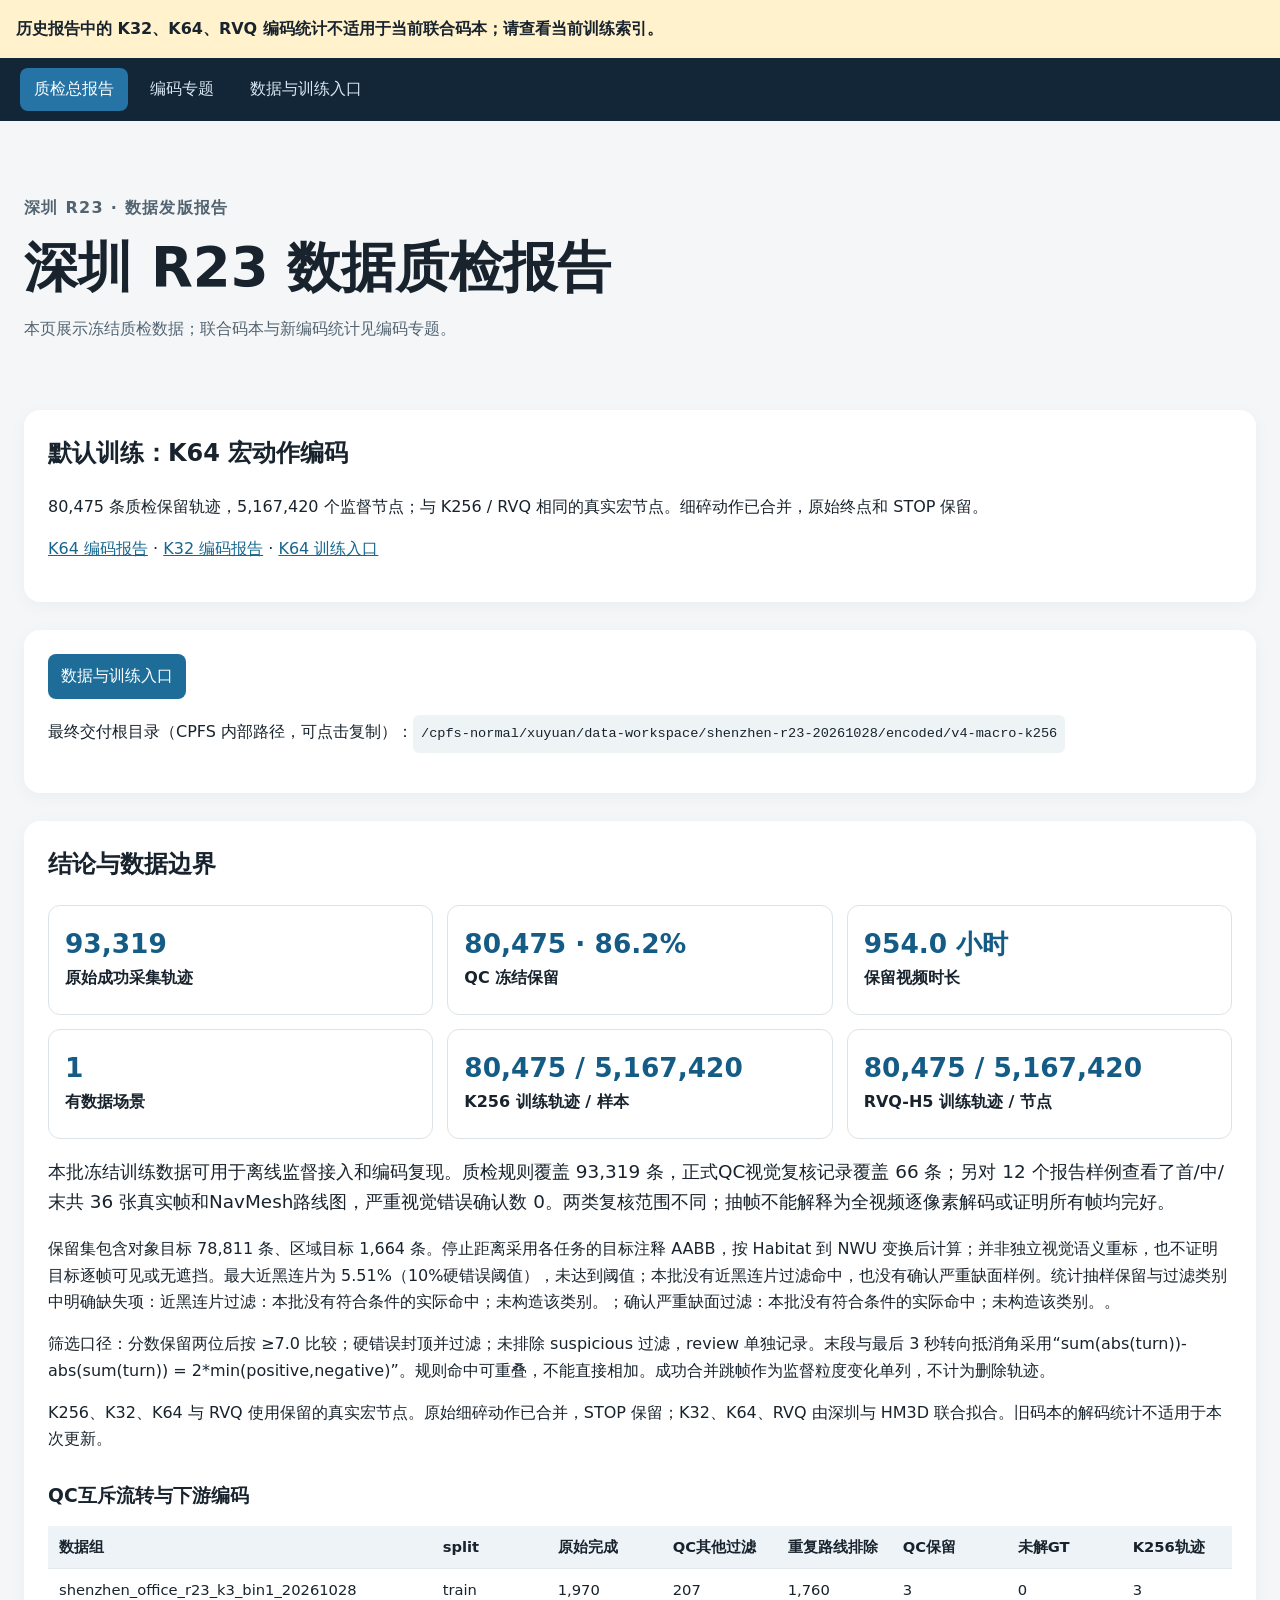
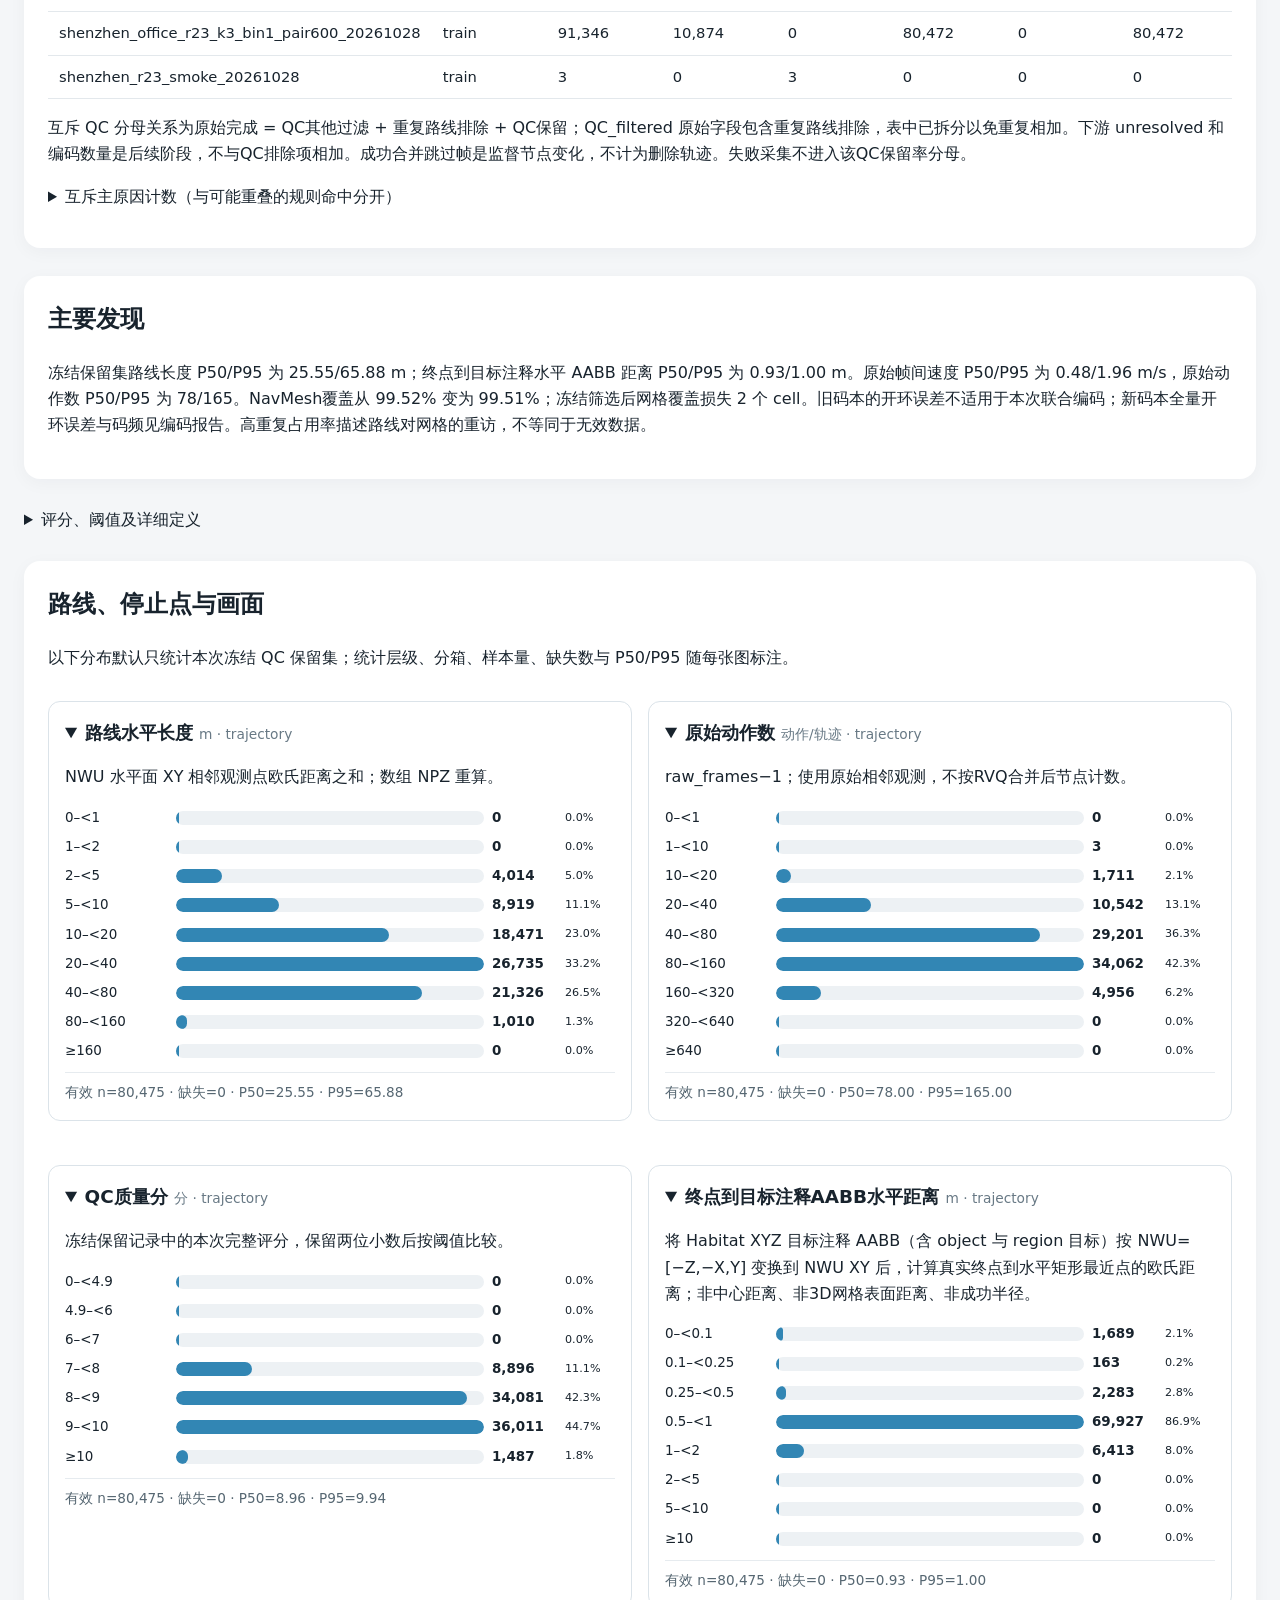
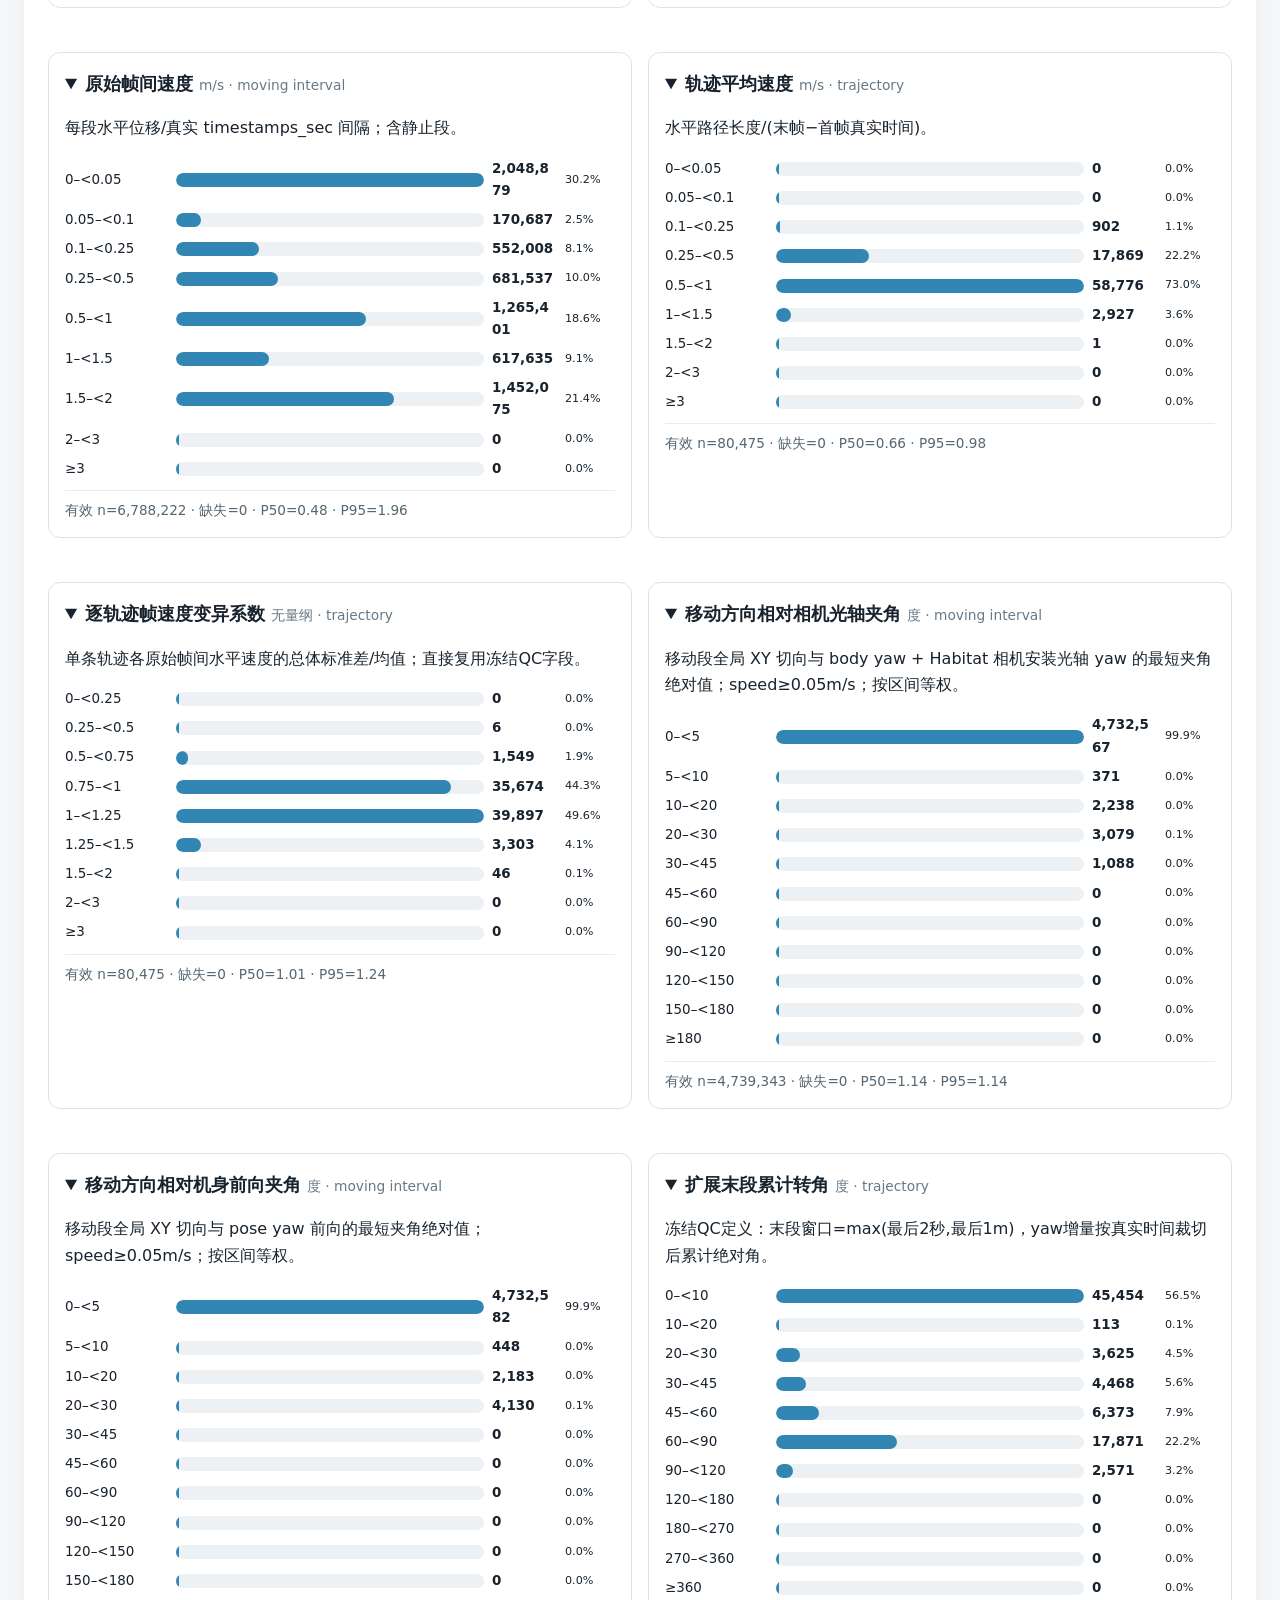
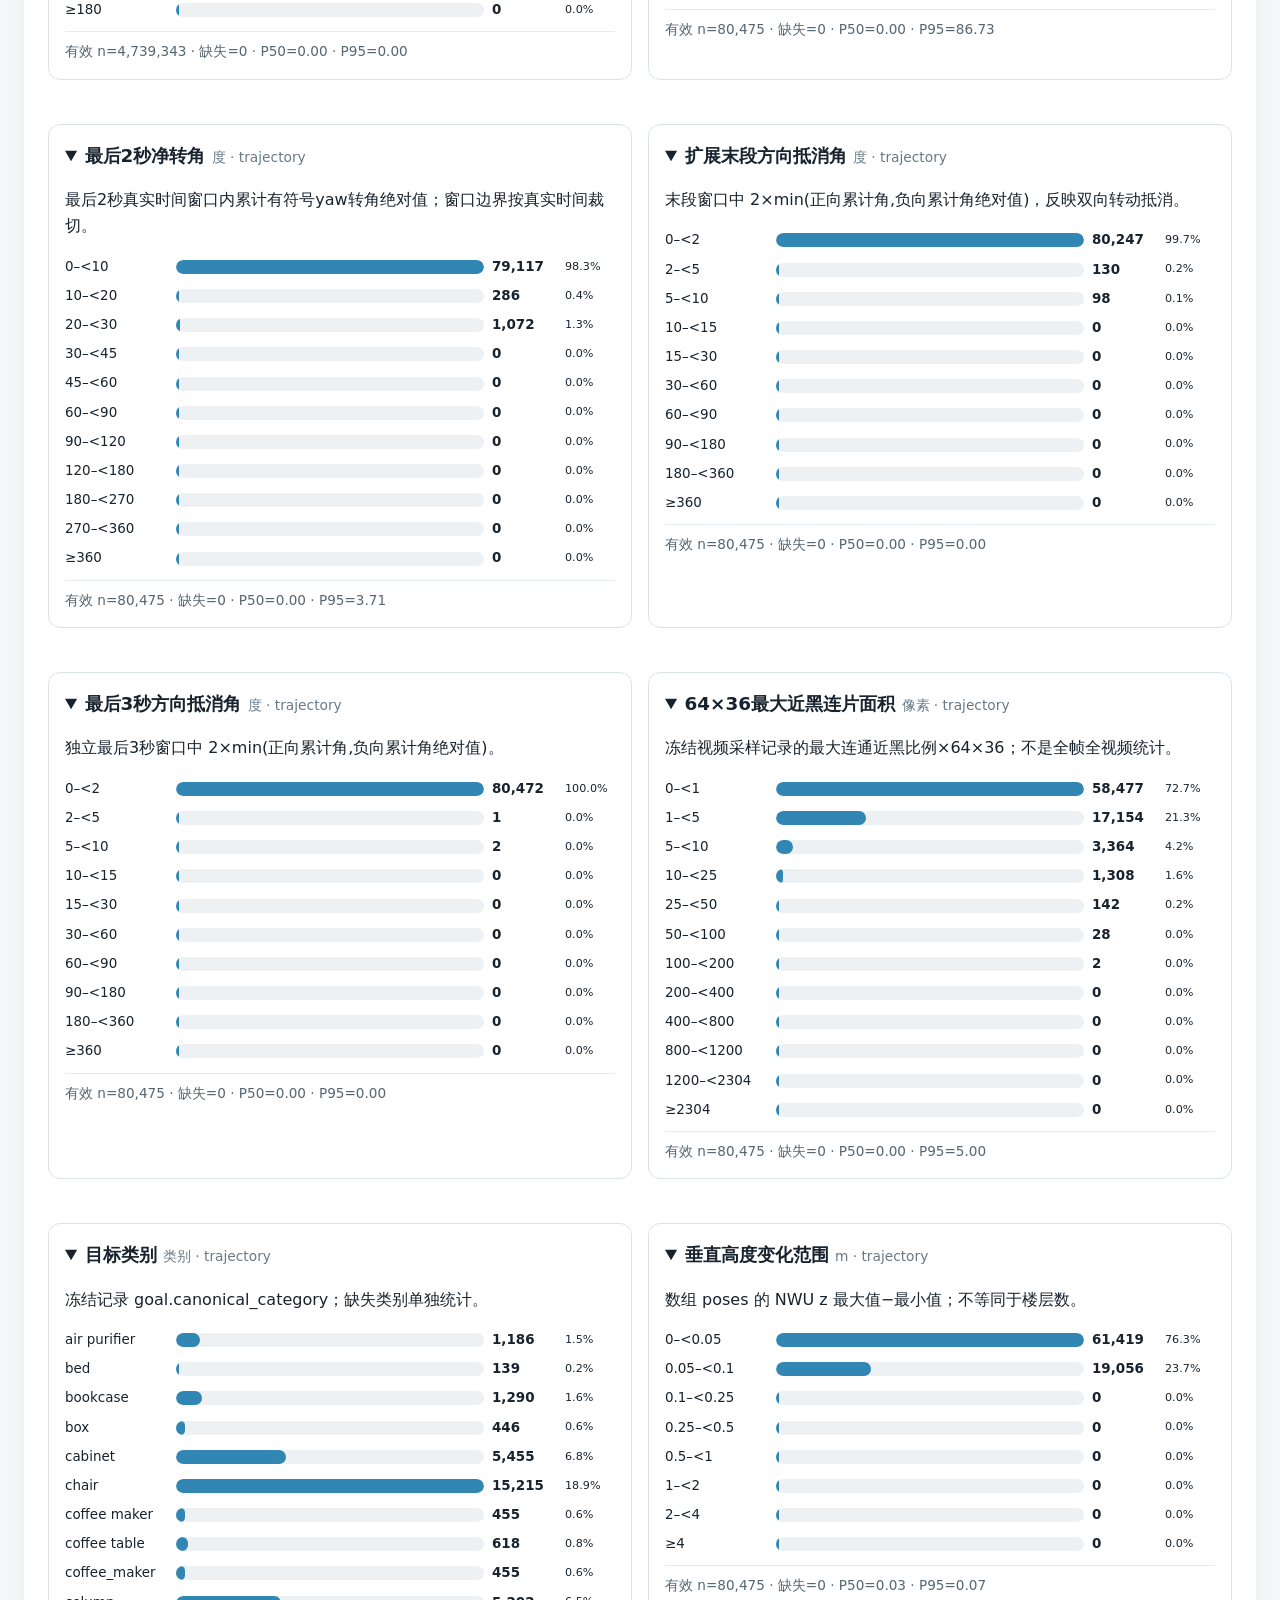
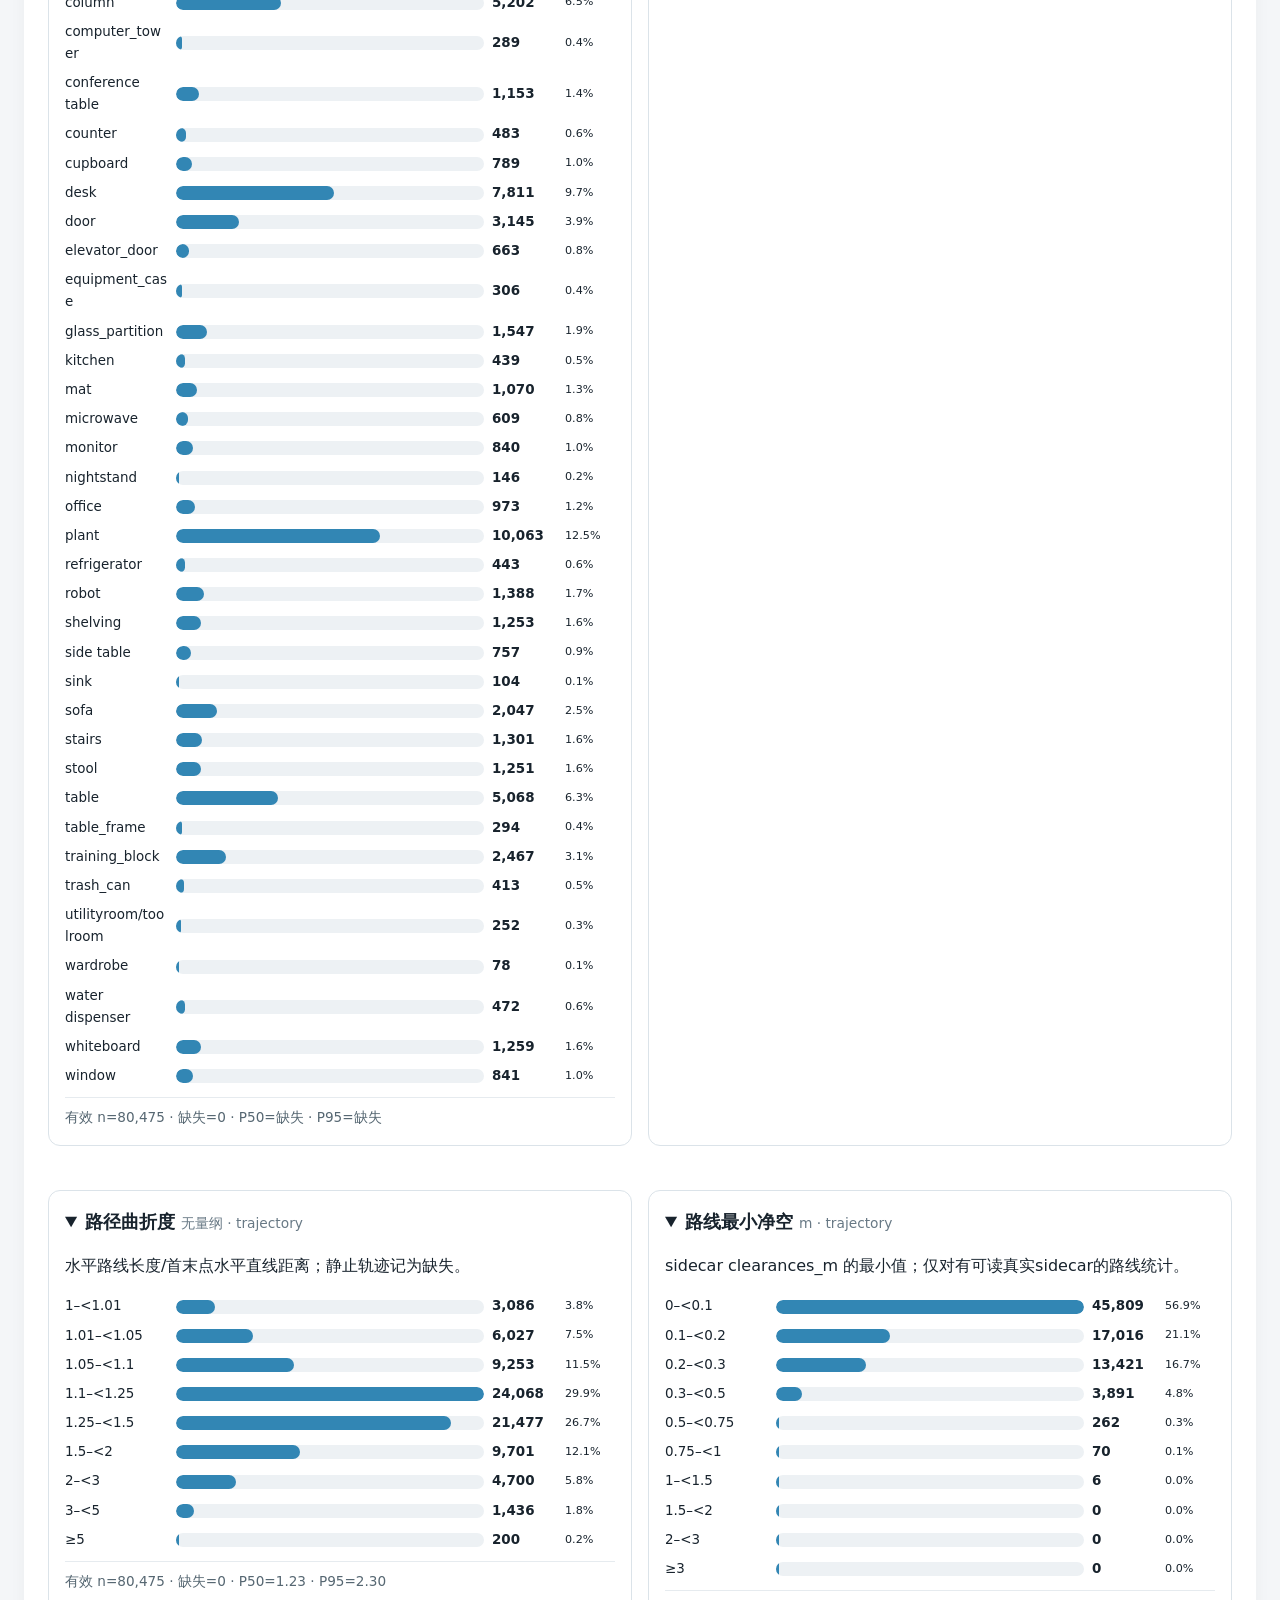
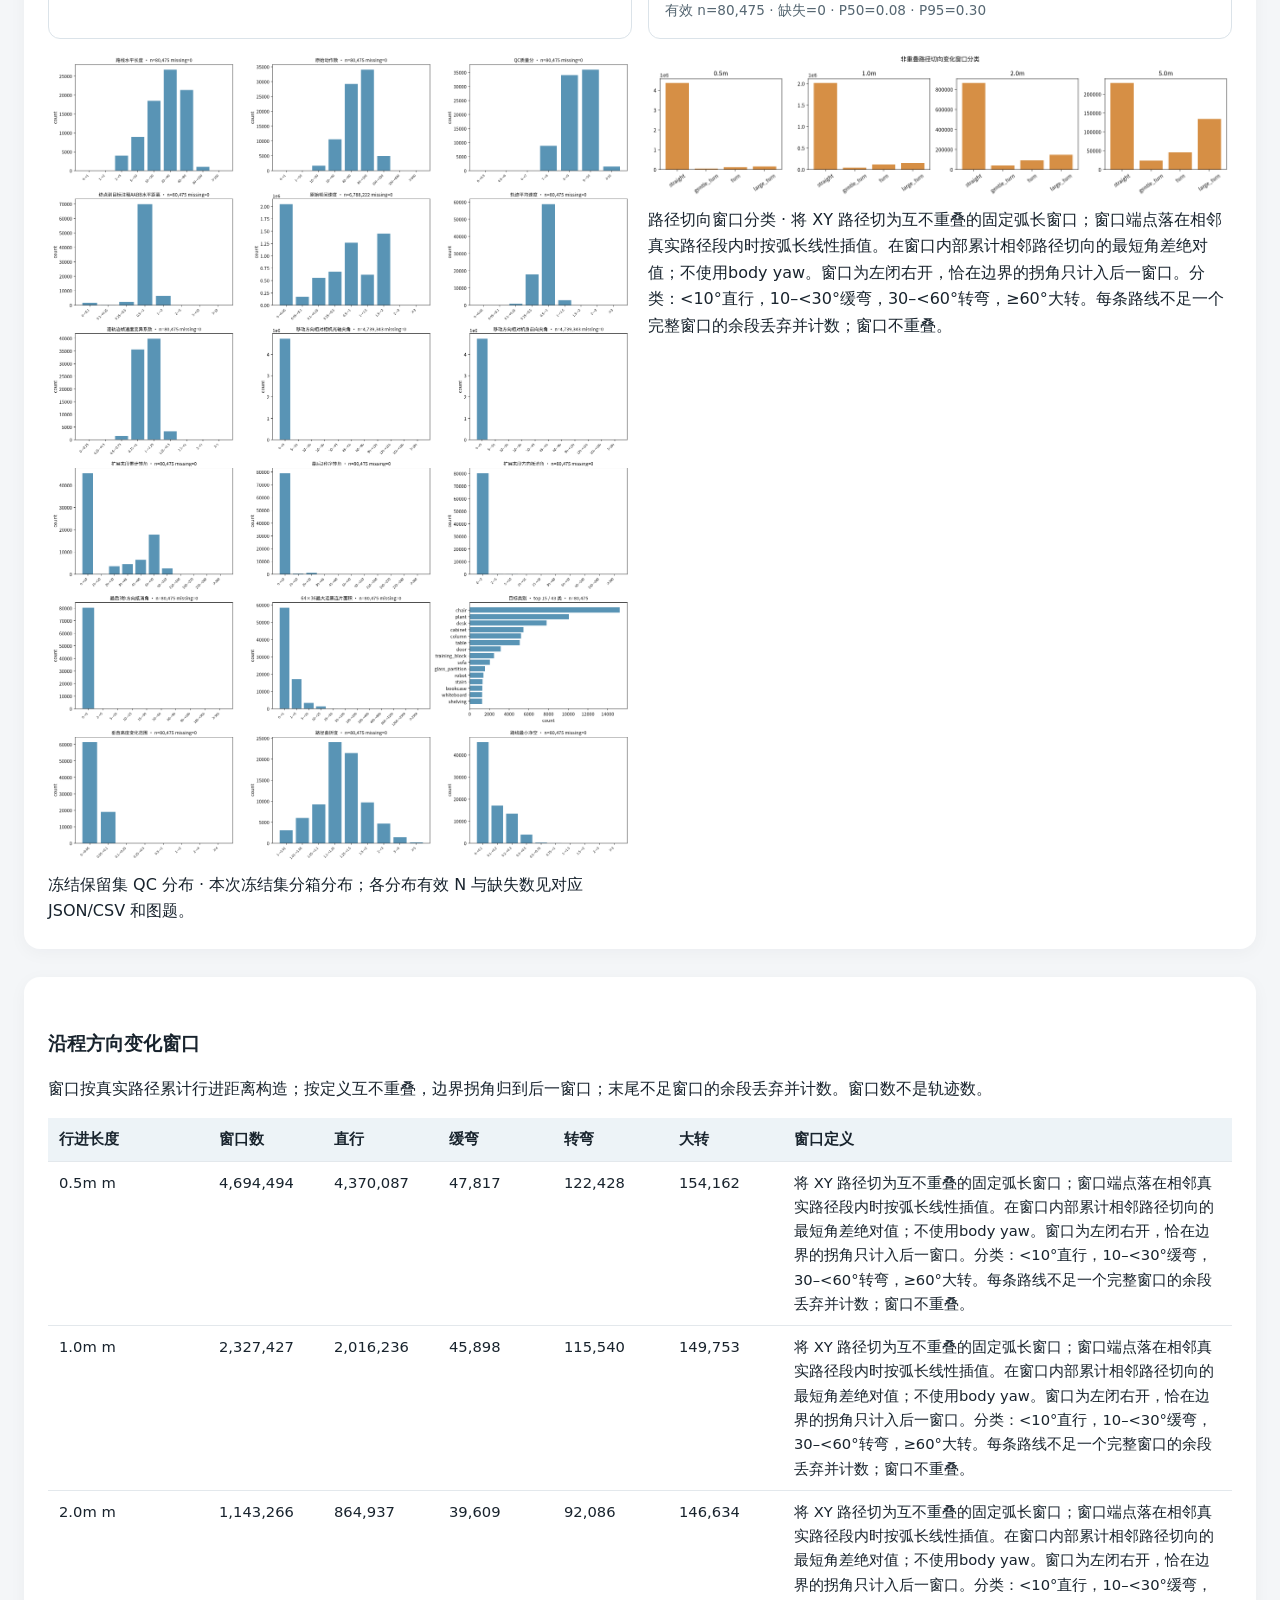
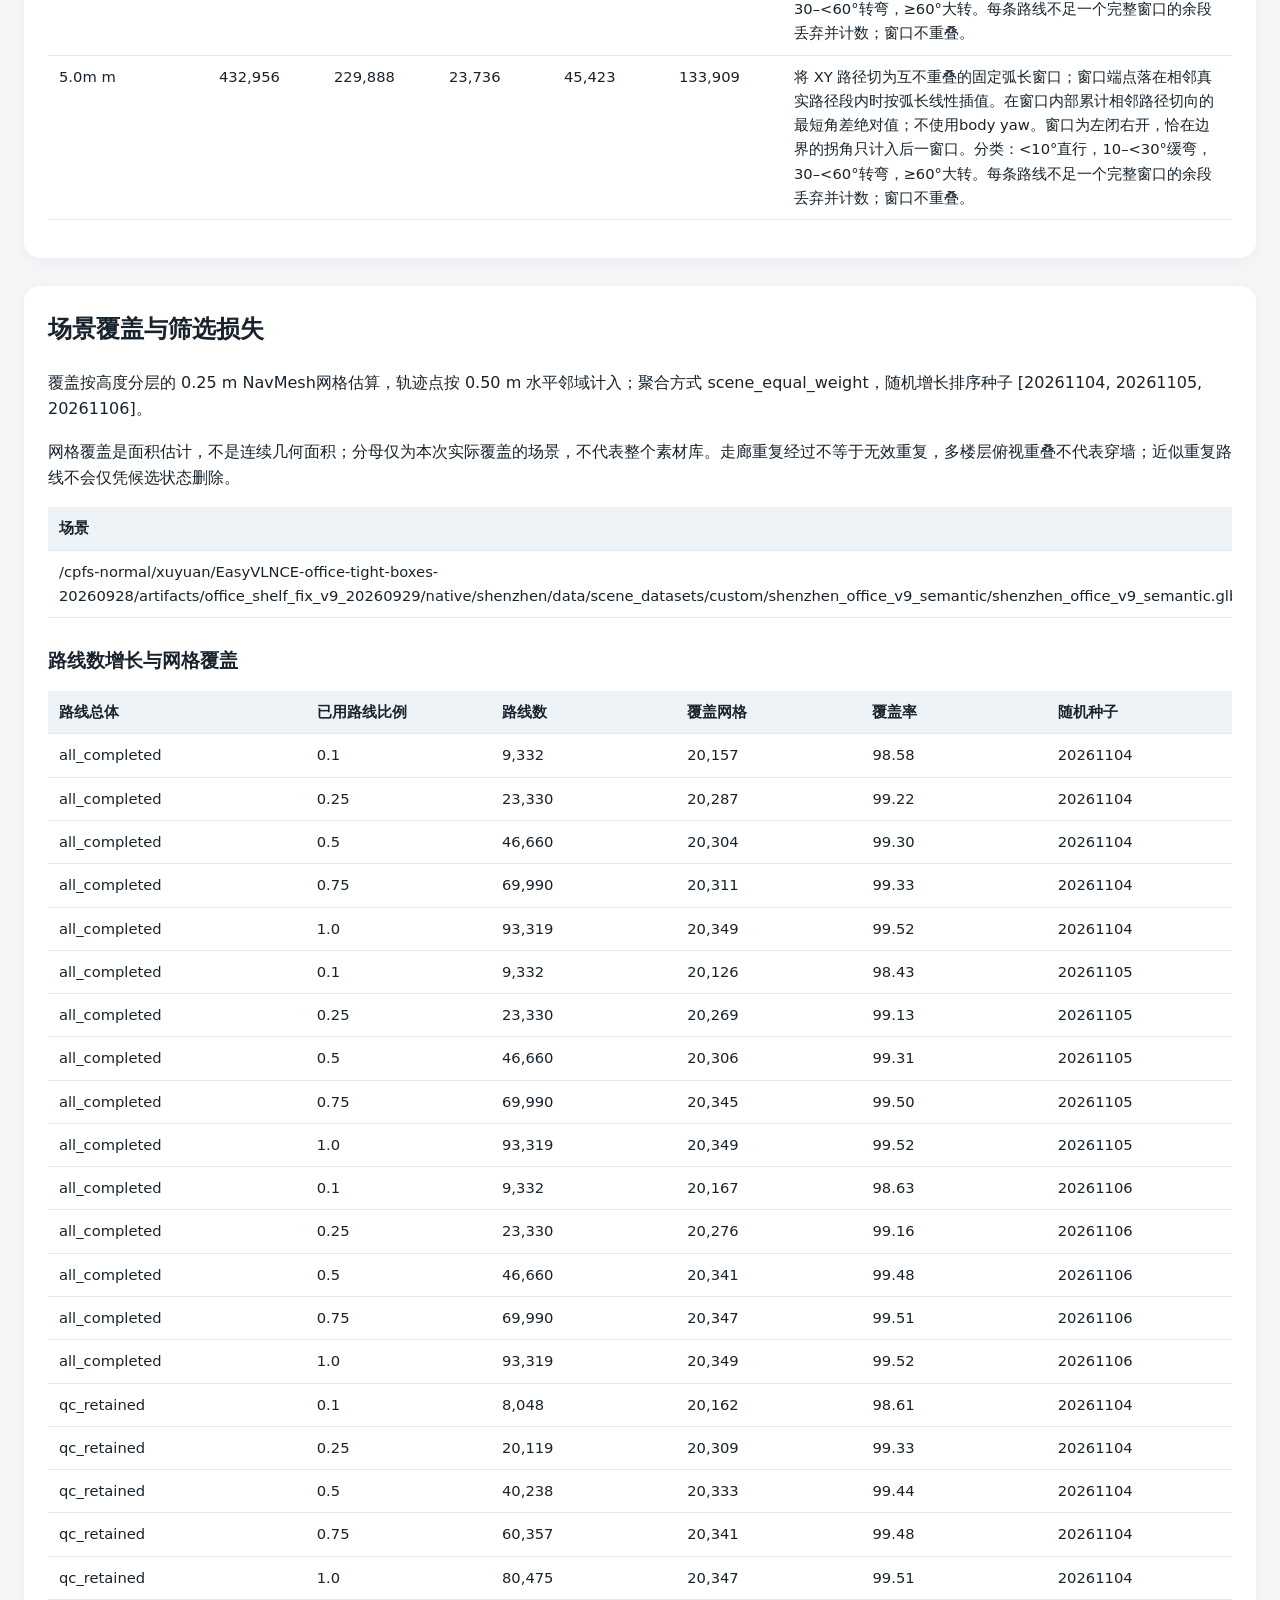
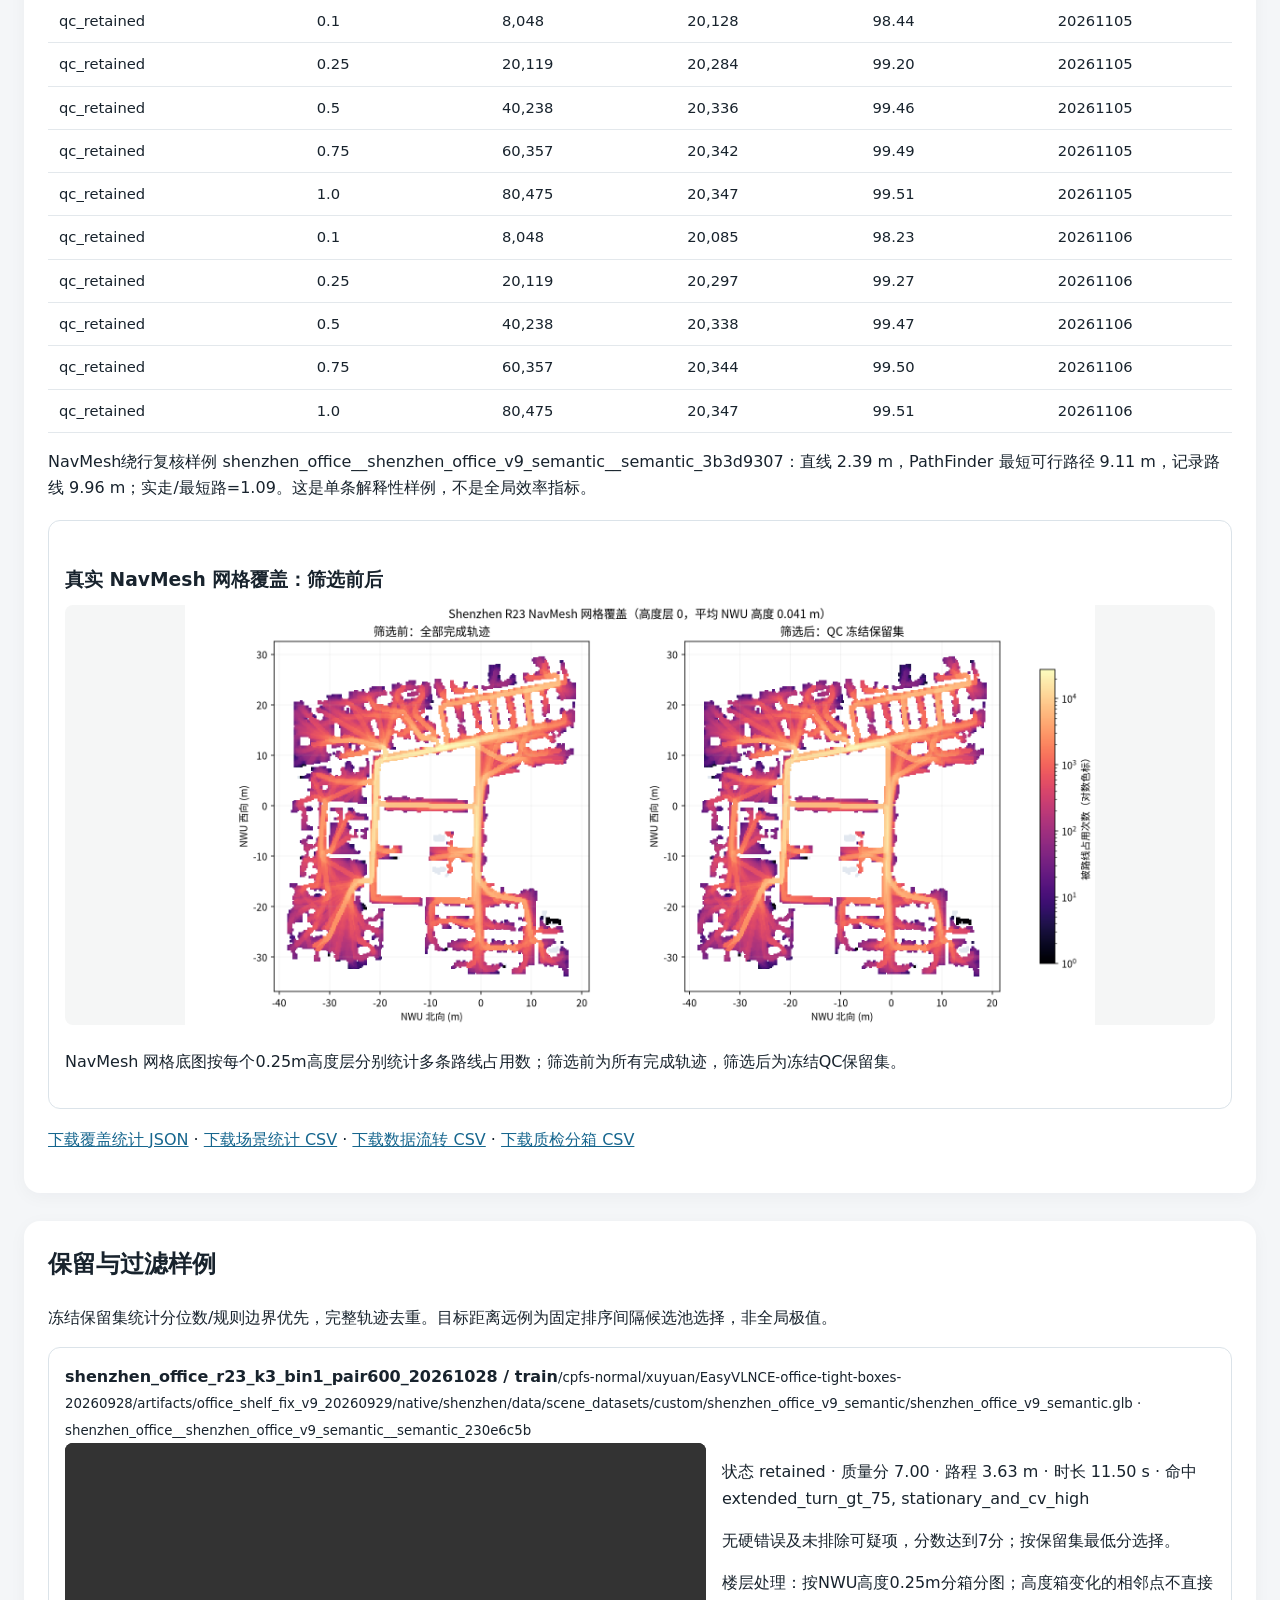
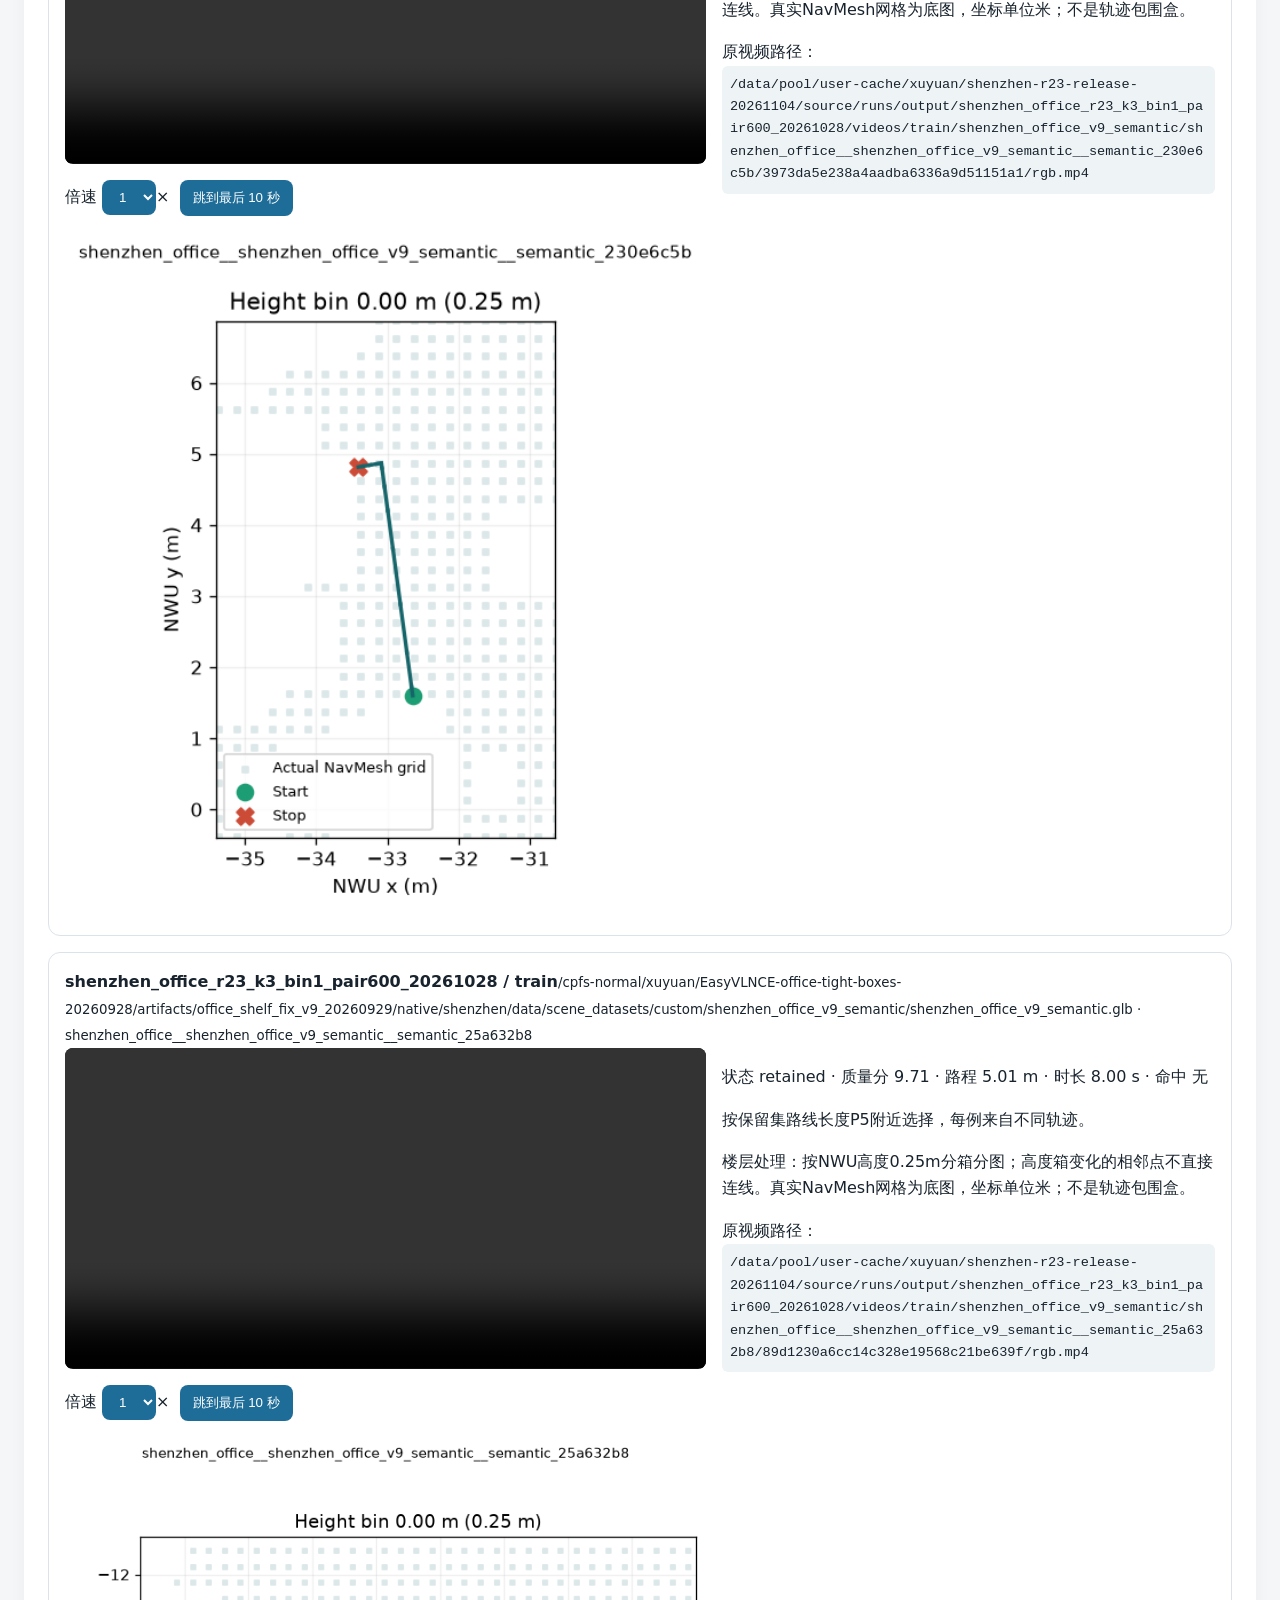
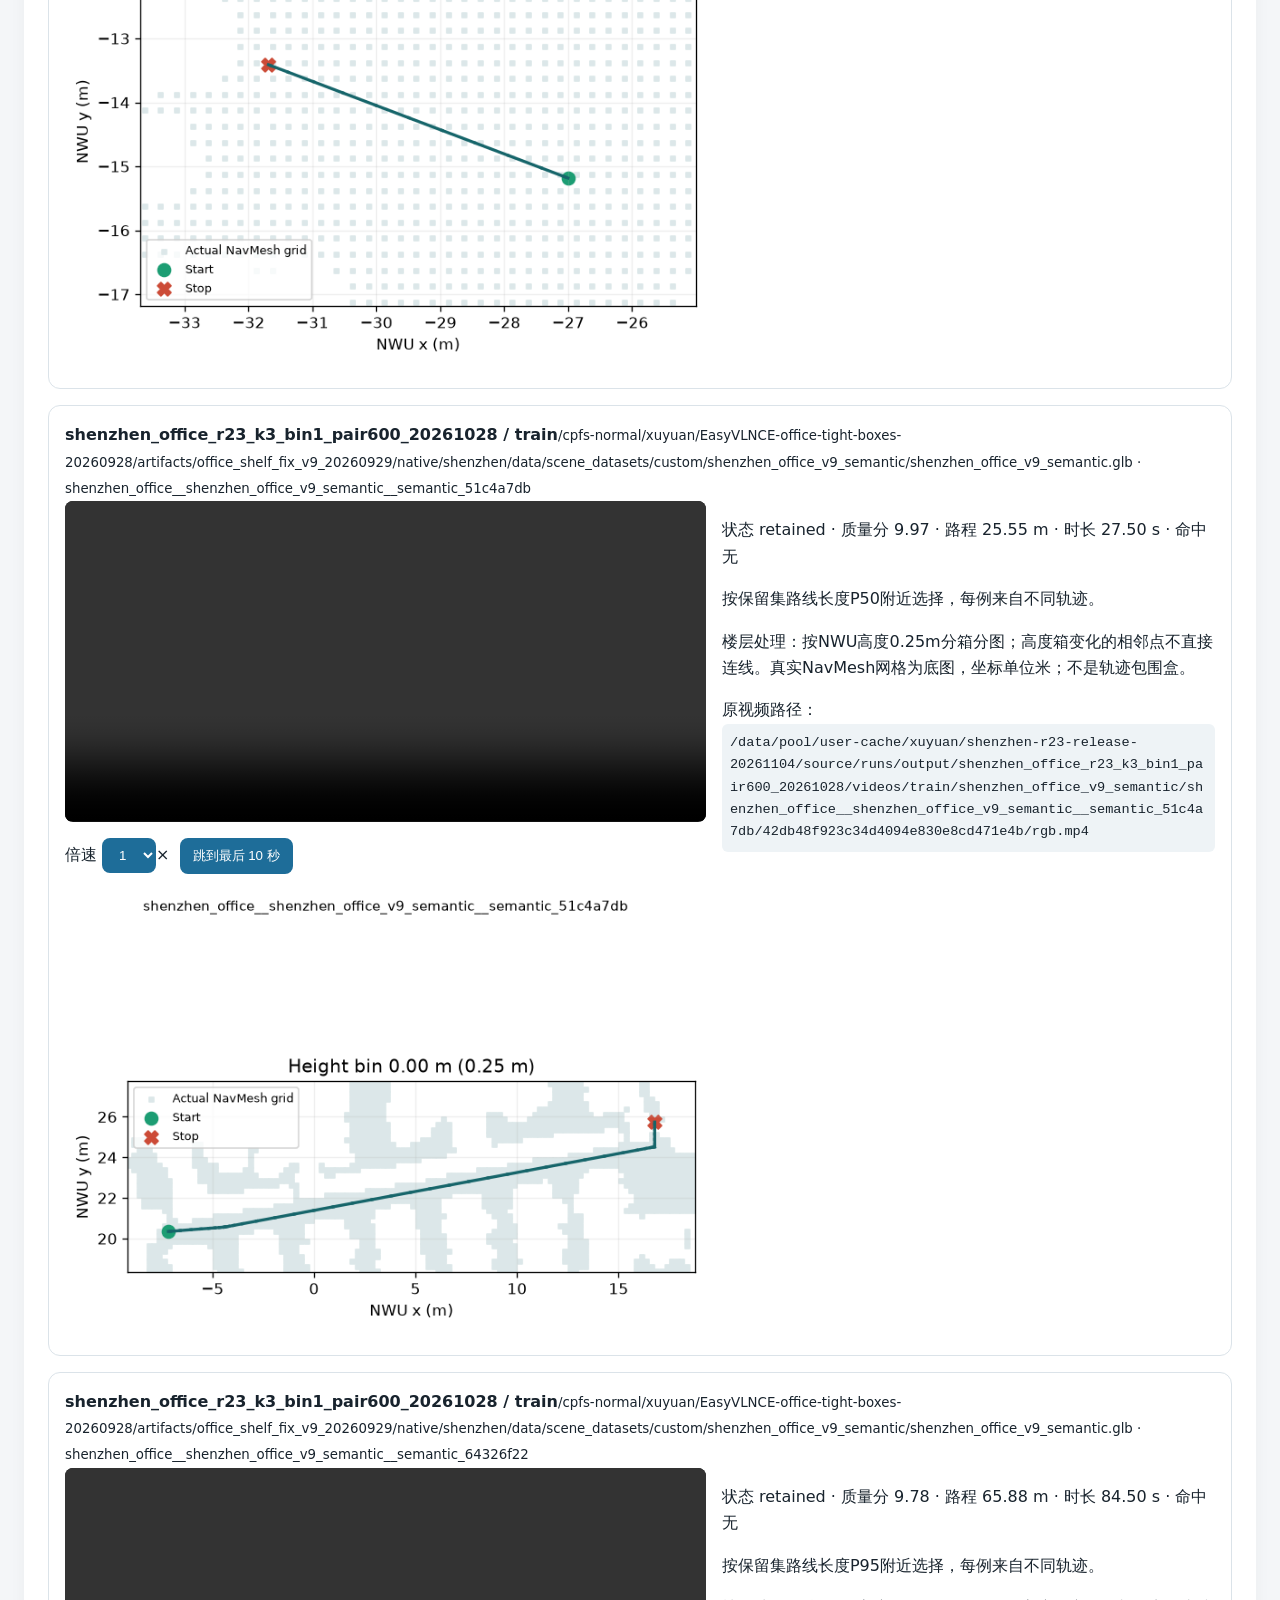
<file: index.html>
<!DOCTYPE html>

<html lang="zh-CN"><head><meta charset="utf-8"/><meta content="width=device-width,initial-scale=1" name="viewport"/><title>深圳 R23 数据质检报告 · 深圳 R23</title><link href="assets/style.css" rel="stylesheet"/><script defer="" src="assets/script.js"></script></head><body><div style="padding:16px;background:#fff2cc;font-weight:bold">历史报告中的 K32、K64、RVQ 编码统计不适用于当前联合码本；请查看当前训练索引。</div><nav><a class="active" href="index.html">质检总报告</a><a class="" href="tokenizer.html">编码专题</a><a class="" href="training.html">数据与训练入口</a></nav><main><header class="hero"><p class="eyebrow">深圳 R23 · 数据发版报告</p><h1>深圳 R23 数据质检报告</h1><p>本页展示冻结质检数据；联合码本与新编码统计见编码专题。</p></header><section class="panel"><h2>默认训练：K64 宏动作编码</h2><p>80,475 条质检保留轨迹，5,167,420 个监督节点；与 K256 / RVQ 相同的真实宏节点。细碎动作已合并，原始终点和 STOP 保留。</p><p><a href="tokenizer.html#k64">K64 编码报告</a> · <a href="tokenizer.html#k32">K32 编码报告</a> · <a href="training.html#k64-training">K64 训练入口</a></p></section><section class="entry-path"><a class="button" href="training.html">数据与训练入口</a><p>最终交付根目录（CPFS 内部路径，可点击复制）：<code class="copy-path" title="点击复制">/cpfs-normal/xuyuan/data-workspace/shenzhen-r23-20261028/encoded/v4-macro-k256</code></p></section><section><h2>结论与数据边界</h2><div class="cards"><article class="card stat"><div class="stat-value">93,319</div><div class="stat-label">原始成功采集轨迹</div><small></small></article><article class="card stat"><div class="stat-value">80,475 · 86.2%</div><div class="stat-label">QC 冻结保留</div><small></small></article><article class="card stat"><div class="stat-value">954.0 小时</div><div class="stat-label">保留视频时长</div><small></small></article><article class="card stat"><div class="stat-value">1</div><div class="stat-label">有数据场景</div><small></small></article><article class="card stat"><div class="stat-value">80,475 / 5,167,420</div><div class="stat-label">K256 训练轨迹 / 样本</div><small></small></article><article class="card stat"><div class="stat-value">80,475 / 5,167,420</div><div class="stat-label">RVQ-H5 训练轨迹 / 节点</div><small></small></article></div><p class="lead">本批冻结训练数据可用于离线监督接入和编码复现。质检规则覆盖 93,319 条，正式QC视觉复核记录覆盖 66 条；另对 12 个报告样例查看了首/中/末共 36 张真实帧和NavMesh路线图，严重视觉错误确认数 0。两类复核范围不同；抽帧不能解释为全视频逐像素解码或证明所有帧均完好。</p><p>保留集包含对象目标 78,811 条、区域目标 1,664 条。停止距离采用各任务的目标注释 AABB，按 Habitat 到 NWU 变换后计算；并非独立视觉语义重标，也不证明目标逐帧可见或无遮挡。最大近黑连片为 5.51%（10%硬错误阈值），未达到阈值；本批没有近黑连片过滤命中，也没有确认严重缺面样例。统计抽样保留与过滤类别中明确缺失项：近黑连片过滤：本批没有符合条件的实际命中；未构造该类别。；确认严重缺面过滤：本批没有符合条件的实际命中；未构造该类别。。</p><p>筛选口径：分数保留两位后按 ≥7.0 比较；硬错误封顶并过滤；未排除 suspicious 过滤，review 单独记录。末段与最后 3 秒转向抵消角采用“sum(abs(turn))-abs(sum(turn)) = 2*min(positive,negative)”。规则命中可重叠，不能直接相加。成功合并跳帧作为监督粒度变化单列，不计为删除轨迹。</p><p>K256、K32、K64 与 RVQ 使用保留的真实宏节点。原始细碎动作已合并，STOP 保留；K32、K64、RVQ 由深圳与 HM3D 联合拟合。旧码本的解码统计不适用于本次更新。</p><h3>QC互斥流转与下游编码</h3><div class="table-scroll"><table class=""><thead><tr><th>数据组</th><th>split</th><th>原始完成</th><th>QC其他过滤</th><th>重复路线排除</th><th>QC保留</th><th>未解GT</th><th>K256轨迹</th><th>K256样本</th><th>未解RVQ</th><th>RVQ轨迹</th><th>RVQ节点</th><th>成功跳过帧*</th></tr></thead><tbody><tr><td>shenzhen_office_r23_k3_bin1_20261028</td><td>train</td><td>1,970</td><td>207</td><td>1,760</td><td>3</td><td>0</td><td>3</td><td>122</td><td>0</td><td>3</td><td>122</td><td>40</td></tr><tr><td>shenzhen_office_r23_k3_bin1_pair600_20261028</td><td>train</td><td>91,346</td><td>10,874</td><td>0</td><td>80,472</td><td>0</td><td>80,472</td><td>5,167,298</td><td>0</td><td>80,472</td><td>5,167,298</td><td>1,701,237</td></tr><tr><td>shenzhen_r23_smoke_20261028</td><td>train</td><td>3</td><td>0</td><td>3</td><td>0</td><td>0</td><td>0</td><td>0</td><td>0</td><td>0</td><td>0</td><td>0</td></tr></tbody></table></div><p>互斥 QC 分母关系为原始完成 = QC其他过滤 + 重复路线排除 + QC保留；QC_filtered 原始字段包含重复路线排除，表中已拆分以免重复相加。下游 unresolved 和编码数量是后续阶段，不与QC排除项相加。成功合并跳过帧是监督节点变化，不计为删除轨迹。失败采集不进入该QC保留率分母。</p><details><summary>互斥主原因计数（与可能重叠的规则命中分开）</summary><div class="table-scroll"><table class=""><thead><tr><th>主原因</th><th>轨迹数</th><th>说明</th></tr></thead><tbody><tr><td>duplicate_train_identity_or_full_trajectory</td><td>1,763</td><td>互斥总账以数据流转表为准</td></tr><tr><td>extended_turn_gt_95</td><td>7,964</td><td>互斥总账以数据流转表为准</td></tr><tr><td>extended_reversal_gt_10</td><td>1,235</td><td>互斥总账以数据流转表为准</td></tr><tr><td>suspicious/contrast_lt_7</td><td>1,817</td><td>互斥总账以数据流转表为准</td></tr><tr><td>quality_score&lt;7.0</td><td>65</td><td>互斥总账以数据流转表为准</td></tr><tr><td>retained</td><td>80,475</td><td>互斥总账以数据流转表为准</td></tr></tbody></table></div></details></section><section><h2>主要发现</h2><p>冻结保留集路线长度 P50/P95 为 25.55/65.88 m；终点到目标注释水平 AABB 距离 P50/P95 为 0.93/1.00 m。原始帧间速度 P50/P95 为 0.48/1.96 m/s，原始动作数 P50/P95 为 78/165。NavMesh覆盖从 99.52% 变为 99.51%；冻结筛选后网格覆盖损失 2 个 cell。旧码本的开环误差不适用于本次联合编码；新码本全量开环误差与码频见编码报告。高重复占用率描述路线对网格的重访，不等同于无效数据。</p></section><details><summary>评分、阈值及详细定义</summary><pre>{
  "missingness": {
    "path_length_m": {
      "n": 80475,
      "missing": 0
    },
    "action_count": {
      "n": 80475,
      "missing": 0
    },
    "quality_score": {
      "n": 80475,
      "missing": 0
    },
    "stop_to_goal_aabb_distance_m": {
      "n": 80475,
      "missing": 0
    },
    "raw_frame_speed_mps": {
      "n": 6788222,
      "missing": 0
    },
    "path_mean_speed_mps": {
      "n": 80475,
      "missing": 0
    },
    "frame_speed_cv": {
      "n": 80475,
      "missing": 0
    },
    "camera_angle_deg": {
      "n": 4739343,
      "missing": 0
    },
    "body_angle_deg": {
      "n": 4739343,
      "missing": 0
    },
    "extended_terminal_turn_deg": {
      "n": 80475,
      "missing": 0
    },
    "last2_net_turn_deg": {
      "n": 80475,
      "missing": 0
    },
    "extended_reversal_deg": {
      "n": 80475,
      "missing": 0
    },
    "last3_reversal_deg": {
      "n": 80475,
      "missing": 0
    },
    "max_black_component_px": {
      "n": 80475,
      "missing": 0
    },
    "goal_category": {
      "n": 80475,
      "missing": 0
    },
    "height_change_m": {
      "n": 80475,
      "missing": 0
    },
    "tortuosity": {
      "n": 80475,
      "missing": 0
    },
    "clearance_m": {
      "n": 80475,
      "missing": 0
    }
  }
}</pre></details><section><h2>路线、停止点与画面</h2><p>以下分布默认只统计本次冻结 QC 保留集；统计层级、分箱、样本量、缺失数与 P50/P95 随每张图标注。</p><div class="chart-grid"><details class="chart-card" open=""><summary>路线水平长度 <span>m · trajectory</span></summary><p>NWU 水平面 XY 相邻观测点欧氏距离之和；数组 NPZ 重算。</p><div class="bar-chart"><div class="bar-row"><span class="bar-label">0–&lt;1</span><span class="bar-track"><i style="width:1.00%"></i></span><b>0</b><small>0.0%</small></div><div class="bar-row"><span class="bar-label">1–&lt;2</span><span class="bar-track"><i style="width:1.00%"></i></span><b>0</b><small>0.0%</small></div><div class="bar-row"><span class="bar-label">2–&lt;5</span><span class="bar-track"><i style="width:15.01%"></i></span><b>4,014</b><small>5.0%</small></div><div class="bar-row"><span class="bar-label">5–&lt;10</span><span class="bar-track"><i style="width:33.36%"></i></span><b>8,919</b><small>11.1%</small></div><div class="bar-row"><span class="bar-label">10–&lt;20</span><span class="bar-track"><i style="width:69.09%"></i></span><b>18,471</b><small>23.0%</small></div><div class="bar-row"><span class="bar-label">20–&lt;40</span><span class="bar-track"><i style="width:100.00%"></i></span><b>26,735</b><small>33.2%</small></div><div class="bar-row"><span class="bar-label">40–&lt;80</span><span class="bar-track"><i style="width:79.77%"></i></span><b>21,326</b><small>26.5%</small></div><div class="bar-row"><span class="bar-label">80–&lt;160</span><span class="bar-track"><i style="width:3.78%"></i></span><b>1,010</b><small>1.3%</small></div><div class="bar-row"><span class="bar-label">≥160</span><span class="bar-track"><i style="width:1.00%"></i></span><b>0</b><small>0.0%</small></div></div><div class="metric-meta">有效 n=80,475 · 缺失=0 · P50=25.55 · P95=65.88</div></details><details class="chart-card" open=""><summary>原始动作数 <span>动作/轨迹 · trajectory</span></summary><p>raw_frames−1；使用原始相邻观测，不按RVQ合并后节点计数。</p><div class="bar-chart"><div class="bar-row"><span class="bar-label">0–&lt;1</span><span class="bar-track"><i style="width:1.00%"></i></span><b>0</b><small>0.0%</small></div><div class="bar-row"><span class="bar-label">1–&lt;10</span><span class="bar-track"><i style="width:1.00%"></i></span><b>3</b><small>0.0%</small></div><div class="bar-row"><span class="bar-label">10–&lt;20</span><span class="bar-track"><i style="width:5.02%"></i></span><b>1,711</b><small>2.1%</small></div><div class="bar-row"><span class="bar-label">20–&lt;40</span><span class="bar-track"><i style="width:30.95%"></i></span><b>10,542</b><small>13.1%</small></div><div class="bar-row"><span class="bar-label">40–&lt;80</span><span class="bar-track"><i style="width:85.73%"></i></span><b>29,201</b><small>36.3%</small></div><div class="bar-row"><span class="bar-label">80–&lt;160</span><span class="bar-track"><i style="width:100.00%"></i></span><b>34,062</b><small>42.3%</small></div><div class="bar-row"><span class="bar-label">160–&lt;320</span><span class="bar-track"><i style="width:14.55%"></i></span><b>4,956</b><small>6.2%</small></div><div class="bar-row"><span class="bar-label">320–&lt;640</span><span class="bar-track"><i style="width:1.00%"></i></span><b>0</b><small>0.0%</small></div><div class="bar-row"><span class="bar-label">≥640</span><span class="bar-track"><i style="width:1.00%"></i></span><b>0</b><small>0.0%</small></div></div><div class="metric-meta">有效 n=80,475 · 缺失=0 · P50=78.00 · P95=165.00</div></details><details class="chart-card" open=""><summary>QC质量分 <span>分 · trajectory</span></summary><p>冻结保留记录中的本次完整评分，保留两位小数后按阈值比较。</p><div class="bar-chart"><div class="bar-row"><span class="bar-label">0–&lt;4.9</span><span class="bar-track"><i style="width:1.00%"></i></span><b>0</b><small>0.0%</small></div><div class="bar-row"><span class="bar-label">4.9–&lt;6</span><span class="bar-track"><i style="width:1.00%"></i></span><b>0</b><small>0.0%</small></div><div class="bar-row"><span class="bar-label">6–&lt;7</span><span class="bar-track"><i style="width:1.00%"></i></span><b>0</b><small>0.0%</small></div><div class="bar-row"><span class="bar-label">7–&lt;8</span><span class="bar-track"><i style="width:24.70%"></i></span><b>8,896</b><small>11.1%</small></div><div class="bar-row"><span class="bar-label">8–&lt;9</span><span class="bar-track"><i style="width:94.64%"></i></span><b>34,081</b><small>42.3%</small></div><div class="bar-row"><span class="bar-label">9–&lt;10</span><span class="bar-track"><i style="width:100.00%"></i></span><b>36,011</b><small>44.7%</small></div><div class="bar-row"><span class="bar-label">≥10</span><span class="bar-track"><i style="width:4.13%"></i></span><b>1,487</b><small>1.8%</small></div></div><div class="metric-meta">有效 n=80,475 · 缺失=0 · P50=8.96 · P95=9.94</div></details><details class="chart-card" open=""><summary>终点到目标注释AABB水平距离 <span>m · trajectory</span></summary><p>将 Habitat XYZ 目标注释 AABB（含 object 与 region 目标）按 NWU=[−Z,−X,Y] 变换到 NWU XY 后，计算真实终点到水平矩形最近点的欧氏距离；非中心距离、非3D网格表面距离、非成功半径。</p><div class="bar-chart"><div class="bar-row"><span class="bar-label">0–&lt;0.1</span><span class="bar-track"><i style="width:2.42%"></i></span><b>1,689</b><small>2.1%</small></div><div class="bar-row"><span class="bar-label">0.1–&lt;0.25</span><span class="bar-track"><i style="width:1.00%"></i></span><b>163</b><small>0.2%</small></div><div class="bar-row"><span class="bar-label">0.25–&lt;0.5</span><span class="bar-track"><i style="width:3.26%"></i></span><b>2,283</b><small>2.8%</small></div><div class="bar-row"><span class="bar-label">0.5–&lt;1</span><span class="bar-track"><i style="width:100.00%"></i></span><b>69,927</b><small>86.9%</small></div><div class="bar-row"><span class="bar-label">1–&lt;2</span><span class="bar-track"><i style="width:9.17%"></i></span><b>6,413</b><small>8.0%</small></div><div class="bar-row"><span class="bar-label">2–&lt;5</span><span class="bar-track"><i style="width:1.00%"></i></span><b>0</b><small>0.0%</small></div><div class="bar-row"><span class="bar-label">5–&lt;10</span><span class="bar-track"><i style="width:1.00%"></i></span><b>0</b><small>0.0%</small></div><div class="bar-row"><span class="bar-label">≥10</span><span class="bar-track"><i style="width:1.00%"></i></span><b>0</b><small>0.0%</small></div></div><div class="metric-meta">有效 n=80,475 · 缺失=0 · P50=0.93 · P95=1.00</div></details><details class="chart-card" open=""><summary>原始帧间速度 <span>m/s · moving interval</span></summary><p>每段水平位移/真实 timestamps_sec 间隔；含静止段。</p><div class="bar-chart"><div class="bar-row"><span class="bar-label">0–&lt;0.05</span><span class="bar-track"><i style="width:100.00%"></i></span><b>2,048,879</b><small>30.2%</small></div><div class="bar-row"><span class="bar-label">0.05–&lt;0.1</span><span class="bar-track"><i style="width:8.33%"></i></span><b>170,687</b><small>2.5%</small></div><div class="bar-row"><span class="bar-label">0.1–&lt;0.25</span><span class="bar-track"><i style="width:26.94%"></i></span><b>552,008</b><small>8.1%</small></div><div class="bar-row"><span class="bar-label">0.25–&lt;0.5</span><span class="bar-track"><i style="width:33.26%"></i></span><b>681,537</b><small>10.0%</small></div><div class="bar-row"><span class="bar-label">0.5–&lt;1</span><span class="bar-track"><i style="width:61.76%"></i></span><b>1,265,401</b><small>18.6%</small></div><div class="bar-row"><span class="bar-label">1–&lt;1.5</span><span class="bar-track"><i style="width:30.15%"></i></span><b>617,635</b><small>9.1%</small></div><div class="bar-row"><span class="bar-label">1.5–&lt;2</span><span class="bar-track"><i style="width:70.87%"></i></span><b>1,452,075</b><small>21.4%</small></div><div class="bar-row"><span class="bar-label">2–&lt;3</span><span class="bar-track"><i style="width:1.00%"></i></span><b>0</b><small>0.0%</small></div><div class="bar-row"><span class="bar-label">≥3</span><span class="bar-track"><i style="width:1.00%"></i></span><b>0</b><small>0.0%</small></div></div><div class="metric-meta">有效 n=6,788,222 · 缺失=0 · P50=0.48 · P95=1.96</div></details><details class="chart-card" open=""><summary>轨迹平均速度 <span>m/s · trajectory</span></summary><p>水平路径长度/(末帧−首帧真实时间)。</p><div class="bar-chart"><div class="bar-row"><span class="bar-label">0–&lt;0.05</span><span class="bar-track"><i style="width:1.00%"></i></span><b>0</b><small>0.0%</small></div><div class="bar-row"><span class="bar-label">0.05–&lt;0.1</span><span class="bar-track"><i style="width:1.00%"></i></span><b>0</b><small>0.0%</small></div><div class="bar-row"><span class="bar-label">0.1–&lt;0.25</span><span class="bar-track"><i style="width:1.53%"></i></span><b>902</b><small>1.1%</small></div><div class="bar-row"><span class="bar-label">0.25–&lt;0.5</span><span class="bar-track"><i style="width:30.40%"></i></span><b>17,869</b><small>22.2%</small></div><div class="bar-row"><span class="bar-label">0.5–&lt;1</span><span class="bar-track"><i style="width:100.00%"></i></span><b>58,776</b><small>73.0%</small></div><div class="bar-row"><span class="bar-label">1–&lt;1.5</span><span class="bar-track"><i style="width:4.98%"></i></span><b>2,927</b><small>3.6%</small></div><div class="bar-row"><span class="bar-label">1.5–&lt;2</span><span class="bar-track"><i style="width:1.00%"></i></span><b>1</b><small>0.0%</small></div><div class="bar-row"><span class="bar-label">2–&lt;3</span><span class="bar-track"><i style="width:1.00%"></i></span><b>0</b><small>0.0%</small></div><div class="bar-row"><span class="bar-label">≥3</span><span class="bar-track"><i style="width:1.00%"></i></span><b>0</b><small>0.0%</small></div></div><div class="metric-meta">有效 n=80,475 · 缺失=0 · P50=0.66 · P95=0.98</div></details><details class="chart-card" open=""><summary>逐轨迹帧速度变异系数 <span>无量纲 · trajectory</span></summary><p>单条轨迹各原始帧间水平速度的总体标准差/均值；直接复用冻结QC字段。</p><div class="bar-chart"><div class="bar-row"><span class="bar-label">0–&lt;0.25</span><span class="bar-track"><i style="width:1.00%"></i></span><b>0</b><small>0.0%</small></div><div class="bar-row"><span class="bar-label">0.25–&lt;0.5</span><span class="bar-track"><i style="width:1.00%"></i></span><b>6</b><small>0.0%</small></div><div class="bar-row"><span class="bar-label">0.5–&lt;0.75</span><span class="bar-track"><i style="width:3.88%"></i></span><b>1,549</b><small>1.9%</small></div><div class="bar-row"><span class="bar-label">0.75–&lt;1</span><span class="bar-track"><i style="width:89.42%"></i></span><b>35,674</b><small>44.3%</small></div><div class="bar-row"><span class="bar-label">1–&lt;1.25</span><span class="bar-track"><i style="width:100.00%"></i></span><b>39,897</b><small>49.6%</small></div><div class="bar-row"><span class="bar-label">1.25–&lt;1.5</span><span class="bar-track"><i style="width:8.28%"></i></span><b>3,303</b><small>4.1%</small></div><div class="bar-row"><span class="bar-label">1.5–&lt;2</span><span class="bar-track"><i style="width:1.00%"></i></span><b>46</b><small>0.1%</small></div><div class="bar-row"><span class="bar-label">2–&lt;3</span><span class="bar-track"><i style="width:1.00%"></i></span><b>0</b><small>0.0%</small></div><div class="bar-row"><span class="bar-label">≥3</span><span class="bar-track"><i style="width:1.00%"></i></span><b>0</b><small>0.0%</small></div></div><div class="metric-meta">有效 n=80,475 · 缺失=0 · P50=1.01 · P95=1.24</div></details><details class="chart-card" open=""><summary>移动方向相对相机光轴夹角 <span>度 · moving interval</span></summary><p>移动段全局 XY 切向与 body yaw + Habitat 相机安装光轴 yaw 的最短夹角绝对值；speed≥0.05m/s；按区间等权。</p><div class="bar-chart"><div class="bar-row"><span class="bar-label">0–&lt;5</span><span class="bar-track"><i style="width:100.00%"></i></span><b>4,732,567</b><small>99.9%</small></div><div class="bar-row"><span class="bar-label">5–&lt;10</span><span class="bar-track"><i style="width:1.00%"></i></span><b>371</b><small>0.0%</small></div><div class="bar-row"><span class="bar-label">10–&lt;20</span><span class="bar-track"><i style="width:1.00%"></i></span><b>2,238</b><small>0.0%</small></div><div class="bar-row"><span class="bar-label">20–&lt;30</span><span class="bar-track"><i style="width:1.00%"></i></span><b>3,079</b><small>0.1%</small></div><div class="bar-row"><span class="bar-label">30–&lt;45</span><span class="bar-track"><i style="width:1.00%"></i></span><b>1,088</b><small>0.0%</small></div><div class="bar-row"><span class="bar-label">45–&lt;60</span><span class="bar-track"><i style="width:1.00%"></i></span><b>0</b><small>0.0%</small></div><div class="bar-row"><span class="bar-label">60–&lt;90</span><span class="bar-track"><i style="width:1.00%"></i></span><b>0</b><small>0.0%</small></div><div class="bar-row"><span class="bar-label">90–&lt;120</span><span class="bar-track"><i style="width:1.00%"></i></span><b>0</b><small>0.0%</small></div><div class="bar-row"><span class="bar-label">120–&lt;150</span><span class="bar-track"><i style="width:1.00%"></i></span><b>0</b><small>0.0%</small></div><div class="bar-row"><span class="bar-label">150–&lt;180</span><span class="bar-track"><i style="width:1.00%"></i></span><b>0</b><small>0.0%</small></div><div class="bar-row"><span class="bar-label">≥180</span><span class="bar-track"><i style="width:1.00%"></i></span><b>0</b><small>0.0%</small></div></div><div class="metric-meta">有效 n=4,739,343 · 缺失=0 · P50=1.14 · P95=1.14</div></details><details class="chart-card" open=""><summary>移动方向相对机身前向夹角 <span>度 · moving interval</span></summary><p>移动段全局 XY 切向与 pose yaw 前向的最短夹角绝对值；speed≥0.05m/s；按区间等权。</p><div class="bar-chart"><div class="bar-row"><span class="bar-label">0–&lt;5</span><span class="bar-track"><i style="width:100.00%"></i></span><b>4,732,582</b><small>99.9%</small></div><div class="bar-row"><span class="bar-label">5–&lt;10</span><span class="bar-track"><i style="width:1.00%"></i></span><b>448</b><small>0.0%</small></div><div class="bar-row"><span class="bar-label">10–&lt;20</span><span class="bar-track"><i style="width:1.00%"></i></span><b>2,183</b><small>0.0%</small></div><div class="bar-row"><span class="bar-label">20–&lt;30</span><span class="bar-track"><i style="width:1.00%"></i></span><b>4,130</b><small>0.1%</small></div><div class="bar-row"><span class="bar-label">30–&lt;45</span><span class="bar-track"><i style="width:1.00%"></i></span><b>0</b><small>0.0%</small></div><div class="bar-row"><span class="bar-label">45–&lt;60</span><span class="bar-track"><i style="width:1.00%"></i></span><b>0</b><small>0.0%</small></div><div class="bar-row"><span class="bar-label">60–&lt;90</span><span class="bar-track"><i style="width:1.00%"></i></span><b>0</b><small>0.0%</small></div><div class="bar-row"><span class="bar-label">90–&lt;120</span><span class="bar-track"><i style="width:1.00%"></i></span><b>0</b><small>0.0%</small></div><div class="bar-row"><span class="bar-label">120–&lt;150</span><span class="bar-track"><i style="width:1.00%"></i></span><b>0</b><small>0.0%</small></div><div class="bar-row"><span class="bar-label">150–&lt;180</span><span class="bar-track"><i style="width:1.00%"></i></span><b>0</b><small>0.0%</small></div><div class="bar-row"><span class="bar-label">≥180</span><span class="bar-track"><i style="width:1.00%"></i></span><b>0</b><small>0.0%</small></div></div><div class="metric-meta">有效 n=4,739,343 · 缺失=0 · P50=0.00 · P95=0.00</div></details><details class="chart-card" open=""><summary>扩展末段累计转角 <span>度 · trajectory</span></summary><p>冻结QC定义：末段窗口=max(最后2秒,最后1m)，yaw增量按真实时间裁切后累计绝对角。</p><div class="bar-chart"><div class="bar-row"><span class="bar-label">0–&lt;10</span><span class="bar-track"><i style="width:100.00%"></i></span><b>45,454</b><small>56.5%</small></div><div class="bar-row"><span class="bar-label">10–&lt;20</span><span class="bar-track"><i style="width:1.00%"></i></span><b>113</b><small>0.1%</small></div><div class="bar-row"><span class="bar-label">20–&lt;30</span><span class="bar-track"><i style="width:7.98%"></i></span><b>3,625</b><small>4.5%</small></div><div class="bar-row"><span class="bar-label">30–&lt;45</span><span class="bar-track"><i style="width:9.83%"></i></span><b>4,468</b><small>5.6%</small></div><div class="bar-row"><span class="bar-label">45–&lt;60</span><span class="bar-track"><i style="width:14.02%"></i></span><b>6,373</b><small>7.9%</small></div><div class="bar-row"><span class="bar-label">60–&lt;90</span><span class="bar-track"><i style="width:39.32%"></i></span><b>17,871</b><small>22.2%</small></div><div class="bar-row"><span class="bar-label">90–&lt;120</span><span class="bar-track"><i style="width:5.66%"></i></span><b>2,571</b><small>3.2%</small></div><div class="bar-row"><span class="bar-label">120–&lt;180</span><span class="bar-track"><i style="width:1.00%"></i></span><b>0</b><small>0.0%</small></div><div class="bar-row"><span class="bar-label">180–&lt;270</span><span class="bar-track"><i style="width:1.00%"></i></span><b>0</b><small>0.0%</small></div><div class="bar-row"><span class="bar-label">270–&lt;360</span><span class="bar-track"><i style="width:1.00%"></i></span><b>0</b><small>0.0%</small></div><div class="bar-row"><span class="bar-label">≥360</span><span class="bar-track"><i style="width:1.00%"></i></span><b>0</b><small>0.0%</small></div></div><div class="metric-meta">有效 n=80,475 · 缺失=0 · P50=0.00 · P95=86.73</div></details><details class="chart-card" open=""><summary>最后2秒净转角 <span>度 · trajectory</span></summary><p>最后2秒真实时间窗口内累计有符号yaw转角绝对值；窗口边界按真实时间裁切。</p><div class="bar-chart"><div class="bar-row"><span class="bar-label">0–&lt;10</span><span class="bar-track"><i style="width:100.00%"></i></span><b>79,117</b><small>98.3%</small></div><div class="bar-row"><span class="bar-label">10–&lt;20</span><span class="bar-track"><i style="width:1.00%"></i></span><b>286</b><small>0.4%</small></div><div class="bar-row"><span class="bar-label">20–&lt;30</span><span class="bar-track"><i style="width:1.35%"></i></span><b>1,072</b><small>1.3%</small></div><div class="bar-row"><span class="bar-label">30–&lt;45</span><span class="bar-track"><i style="width:1.00%"></i></span><b>0</b><small>0.0%</small></div><div class="bar-row"><span class="bar-label">45–&lt;60</span><span class="bar-track"><i style="width:1.00%"></i></span><b>0</b><small>0.0%</small></div><div class="bar-row"><span class="bar-label">60–&lt;90</span><span class="bar-track"><i style="width:1.00%"></i></span><b>0</b><small>0.0%</small></div><div class="bar-row"><span class="bar-label">90–&lt;120</span><span class="bar-track"><i style="width:1.00%"></i></span><b>0</b><small>0.0%</small></div><div class="bar-row"><span class="bar-label">120–&lt;180</span><span class="bar-track"><i style="width:1.00%"></i></span><b>0</b><small>0.0%</small></div><div class="bar-row"><span class="bar-label">180–&lt;270</span><span class="bar-track"><i style="width:1.00%"></i></span><b>0</b><small>0.0%</small></div><div class="bar-row"><span class="bar-label">270–&lt;360</span><span class="bar-track"><i style="width:1.00%"></i></span><b>0</b><small>0.0%</small></div><div class="bar-row"><span class="bar-label">≥360</span><span class="bar-track"><i style="width:1.00%"></i></span><b>0</b><small>0.0%</small></div></div><div class="metric-meta">有效 n=80,475 · 缺失=0 · P50=0.00 · P95=3.71</div></details><details class="chart-card" open=""><summary>扩展末段方向抵消角 <span>度 · trajectory</span></summary><p>末段窗口中 2×min(正向累计角,负向累计角绝对值)，反映双向转动抵消。</p><div class="bar-chart"><div class="bar-row"><span class="bar-label">0–&lt;2</span><span class="bar-track"><i style="width:100.00%"></i></span><b>80,247</b><small>99.7%</small></div><div class="bar-row"><span class="bar-label">2–&lt;5</span><span class="bar-track"><i style="width:1.00%"></i></span><b>130</b><small>0.2%</small></div><div class="bar-row"><span class="bar-label">5–&lt;10</span><span class="bar-track"><i style="width:1.00%"></i></span><b>98</b><small>0.1%</small></div><div class="bar-row"><span class="bar-label">10–&lt;15</span><span class="bar-track"><i style="width:1.00%"></i></span><b>0</b><small>0.0%</small></div><div class="bar-row"><span class="bar-label">15–&lt;30</span><span class="bar-track"><i style="width:1.00%"></i></span><b>0</b><small>0.0%</small></div><div class="bar-row"><span class="bar-label">30–&lt;60</span><span class="bar-track"><i style="width:1.00%"></i></span><b>0</b><small>0.0%</small></div><div class="bar-row"><span class="bar-label">60–&lt;90</span><span class="bar-track"><i style="width:1.00%"></i></span><b>0</b><small>0.0%</small></div><div class="bar-row"><span class="bar-label">90–&lt;180</span><span class="bar-track"><i style="width:1.00%"></i></span><b>0</b><small>0.0%</small></div><div class="bar-row"><span class="bar-label">180–&lt;360</span><span class="bar-track"><i style="width:1.00%"></i></span><b>0</b><small>0.0%</small></div><div class="bar-row"><span class="bar-label">≥360</span><span class="bar-track"><i style="width:1.00%"></i></span><b>0</b><small>0.0%</small></div></div><div class="metric-meta">有效 n=80,475 · 缺失=0 · P50=0.00 · P95=0.00</div></details><details class="chart-card" open=""><summary>最后3秒方向抵消角 <span>度 · trajectory</span></summary><p>独立最后3秒窗口中 2×min(正向累计角,负向累计角绝对值)。</p><div class="bar-chart"><div class="bar-row"><span class="bar-label">0–&lt;2</span><span class="bar-track"><i style="width:100.00%"></i></span><b>80,472</b><small>100.0%</small></div><div class="bar-row"><span class="bar-label">2–&lt;5</span><span class="bar-track"><i style="width:1.00%"></i></span><b>1</b><small>0.0%</small></div><div class="bar-row"><span class="bar-label">5–&lt;10</span><span class="bar-track"><i style="width:1.00%"></i></span><b>2</b><small>0.0%</small></div><div class="bar-row"><span class="bar-label">10–&lt;15</span><span class="bar-track"><i style="width:1.00%"></i></span><b>0</b><small>0.0%</small></div><div class="bar-row"><span class="bar-label">15–&lt;30</span><span class="bar-track"><i style="width:1.00%"></i></span><b>0</b><small>0.0%</small></div><div class="bar-row"><span class="bar-label">30–&lt;60</span><span class="bar-track"><i style="width:1.00%"></i></span><b>0</b><small>0.0%</small></div><div class="bar-row"><span class="bar-label">60–&lt;90</span><span class="bar-track"><i style="width:1.00%"></i></span><b>0</b><small>0.0%</small></div><div class="bar-row"><span class="bar-label">90–&lt;180</span><span class="bar-track"><i style="width:1.00%"></i></span><b>0</b><small>0.0%</small></div><div class="bar-row"><span class="bar-label">180–&lt;360</span><span class="bar-track"><i style="width:1.00%"></i></span><b>0</b><small>0.0%</small></div><div class="bar-row"><span class="bar-label">≥360</span><span class="bar-track"><i style="width:1.00%"></i></span><b>0</b><small>0.0%</small></div></div><div class="metric-meta">有效 n=80,475 · 缺失=0 · P50=0.00 · P95=0.00</div></details><details class="chart-card" open=""><summary>64×36最大近黑连片面积 <span>像素 · trajectory</span></summary><p>冻结视频采样记录的最大连通近黑比例×64×36；不是全帧全视频统计。</p><div class="bar-chart"><div class="bar-row"><span class="bar-label">0–&lt;1</span><span class="bar-track"><i style="width:100.00%"></i></span><b>58,477</b><small>72.7%</small></div><div class="bar-row"><span class="bar-label">1–&lt;5</span><span class="bar-track"><i style="width:29.33%"></i></span><b>17,154</b><small>21.3%</small></div><div class="bar-row"><span class="bar-label">5–&lt;10</span><span class="bar-track"><i style="width:5.75%"></i></span><b>3,364</b><small>4.2%</small></div><div class="bar-row"><span class="bar-label">10–&lt;25</span><span class="bar-track"><i style="width:2.24%"></i></span><b>1,308</b><small>1.6%</small></div><div class="bar-row"><span class="bar-label">25–&lt;50</span><span class="bar-track"><i style="width:1.00%"></i></span><b>142</b><small>0.2%</small></div><div class="bar-row"><span class="bar-label">50–&lt;100</span><span class="bar-track"><i style="width:1.00%"></i></span><b>28</b><small>0.0%</small></div><div class="bar-row"><span class="bar-label">100–&lt;200</span><span class="bar-track"><i style="width:1.00%"></i></span><b>2</b><small>0.0%</small></div><div class="bar-row"><span class="bar-label">200–&lt;400</span><span class="bar-track"><i style="width:1.00%"></i></span><b>0</b><small>0.0%</small></div><div class="bar-row"><span class="bar-label">400–&lt;800</span><span class="bar-track"><i style="width:1.00%"></i></span><b>0</b><small>0.0%</small></div><div class="bar-row"><span class="bar-label">800–&lt;1200</span><span class="bar-track"><i style="width:1.00%"></i></span><b>0</b><small>0.0%</small></div><div class="bar-row"><span class="bar-label">1200–&lt;2304</span><span class="bar-track"><i style="width:1.00%"></i></span><b>0</b><small>0.0%</small></div><div class="bar-row"><span class="bar-label">≥2304</span><span class="bar-track"><i style="width:1.00%"></i></span><b>0</b><small>0.0%</small></div></div><div class="metric-meta">有效 n=80,475 · 缺失=0 · P50=0.00 · P95=5.00</div></details><details class="chart-card" open=""><summary>目标类别 <span>类别 · trajectory</span></summary><p>冻结记录 goal.canonical_category；缺失类别单独统计。</p><div class="bar-chart"><div class="bar-row"><span class="bar-label">air purifier</span><span class="bar-track"><i style="width:7.79%"></i></span><b>1,186</b><small>1.5%</small></div><div class="bar-row"><span class="bar-label">bed</span><span class="bar-track"><i style="width:1.00%"></i></span><b>139</b><small>0.2%</small></div><div class="bar-row"><span class="bar-label">bookcase</span><span class="bar-track"><i style="width:8.48%"></i></span><b>1,290</b><small>1.6%</small></div><div class="bar-row"><span class="bar-label">box</span><span class="bar-track"><i style="width:2.93%"></i></span><b>446</b><small>0.6%</small></div><div class="bar-row"><span class="bar-label">cabinet</span><span class="bar-track"><i style="width:35.85%"></i></span><b>5,455</b><small>6.8%</small></div><div class="bar-row"><span class="bar-label">chair</span><span class="bar-track"><i style="width:100.00%"></i></span><b>15,215</b><small>18.9%</small></div><div class="bar-row"><span class="bar-label">coffee maker</span><span class="bar-track"><i style="width:2.99%"></i></span><b>455</b><small>0.6%</small></div><div class="bar-row"><span class="bar-label">coffee table</span><span class="bar-track"><i style="width:4.06%"></i></span><b>618</b><small>0.8%</small></div><div class="bar-row"><span class="bar-label">coffee_maker</span><span class="bar-track"><i style="width:2.99%"></i></span><b>455</b><small>0.6%</small></div><div class="bar-row"><span class="bar-label">column</span><span class="bar-track"><i style="width:34.19%"></i></span><b>5,202</b><small>6.5%</small></div><div class="bar-row"><span class="bar-label">computer_tower</span><span class="bar-track"><i style="width:1.90%"></i></span><b>289</b><small>0.4%</small></div><div class="bar-row"><span class="bar-label">conference table</span><span class="bar-track"><i style="width:7.58%"></i></span><b>1,153</b><small>1.4%</small></div><div class="bar-row"><span class="bar-label">counter</span><span class="bar-track"><i style="width:3.17%"></i></span><b>483</b><small>0.6%</small></div><div class="bar-row"><span class="bar-label">cupboard</span><span class="bar-track"><i style="width:5.19%"></i></span><b>789</b><small>1.0%</small></div><div class="bar-row"><span class="bar-label">desk</span><span class="bar-track"><i style="width:51.34%"></i></span><b>7,811</b><small>9.7%</small></div><div class="bar-row"><span class="bar-label">door</span><span class="bar-track"><i style="width:20.67%"></i></span><b>3,145</b><small>3.9%</small></div><div class="bar-row"><span class="bar-label">elevator_door</span><span class="bar-track"><i style="width:4.36%"></i></span><b>663</b><small>0.8%</small></div><div class="bar-row"><span class="bar-label">equipment_case</span><span class="bar-track"><i style="width:2.01%"></i></span><b>306</b><small>0.4%</small></div><div class="bar-row"><span class="bar-label">glass_partition</span><span class="bar-track"><i style="width:10.17%"></i></span><b>1,547</b><small>1.9%</small></div><div class="bar-row"><span class="bar-label">kitchen</span><span class="bar-track"><i style="width:2.89%"></i></span><b>439</b><small>0.5%</small></div><div class="bar-row"><span class="bar-label">mat</span><span class="bar-track"><i style="width:7.03%"></i></span><b>1,070</b><small>1.3%</small></div><div class="bar-row"><span class="bar-label">microwave</span><span class="bar-track"><i style="width:4.00%"></i></span><b>609</b><small>0.8%</small></div><div class="bar-row"><span class="bar-label">monitor</span><span class="bar-track"><i style="width:5.52%"></i></span><b>840</b><small>1.0%</small></div><div class="bar-row"><span class="bar-label">nightstand</span><span class="bar-track"><i style="width:1.00%"></i></span><b>146</b><small>0.2%</small></div><div class="bar-row"><span class="bar-label">office</span><span class="bar-track"><i style="width:6.40%"></i></span><b>973</b><small>1.2%</small></div><div class="bar-row"><span class="bar-label">plant</span><span class="bar-track"><i style="width:66.14%"></i></span><b>10,063</b><small>12.5%</small></div><div class="bar-row"><span class="bar-label">refrigerator</span><span class="bar-track"><i style="width:2.91%"></i></span><b>443</b><small>0.6%</small></div><div class="bar-row"><span class="bar-label">robot</span><span class="bar-track"><i style="width:9.12%"></i></span><b>1,388</b><small>1.7%</small></div><div class="bar-row"><span class="bar-label">shelving</span><span class="bar-track"><i style="width:8.24%"></i></span><b>1,253</b><small>1.6%</small></div><div class="bar-row"><span class="bar-label">side table</span><span class="bar-track"><i style="width:4.98%"></i></span><b>757</b><small>0.9%</small></div><div class="bar-row"><span class="bar-label">sink</span><span class="bar-track"><i style="width:1.00%"></i></span><b>104</b><small>0.1%</small></div><div class="bar-row"><span class="bar-label">sofa</span><span class="bar-track"><i style="width:13.45%"></i></span><b>2,047</b><small>2.5%</small></div><div class="bar-row"><span class="bar-label">stairs</span><span class="bar-track"><i style="width:8.55%"></i></span><b>1,301</b><small>1.6%</small></div><div class="bar-row"><span class="bar-label">stool</span><span class="bar-track"><i style="width:8.22%"></i></span><b>1,251</b><small>1.6%</small></div><div class="bar-row"><span class="bar-label">table</span><span class="bar-track"><i style="width:33.31%"></i></span><b>5,068</b><small>6.3%</small></div><div class="bar-row"><span class="bar-label">table_frame</span><span class="bar-track"><i style="width:1.93%"></i></span><b>294</b><small>0.4%</small></div><div class="bar-row"><span class="bar-label">training_block</span><span class="bar-track"><i style="width:16.21%"></i></span><b>2,467</b><small>3.1%</small></div><div class="bar-row"><span class="bar-label">trash_can</span><span class="bar-track"><i style="width:2.71%"></i></span><b>413</b><small>0.5%</small></div><div class="bar-row"><span class="bar-label">utilityroom/toolroom</span><span class="bar-track"><i style="width:1.66%"></i></span><b>252</b><small>0.3%</small></div><div class="bar-row"><span class="bar-label">wardrobe</span><span class="bar-track"><i style="width:1.00%"></i></span><b>78</b><small>0.1%</small></div><div class="bar-row"><span class="bar-label">water dispenser</span><span class="bar-track"><i style="width:3.10%"></i></span><b>472</b><small>0.6%</small></div><div class="bar-row"><span class="bar-label">whiteboard</span><span class="bar-track"><i style="width:8.27%"></i></span><b>1,259</b><small>1.6%</small></div><div class="bar-row"><span class="bar-label">window</span><span class="bar-track"><i style="width:5.53%"></i></span><b>841</b><small>1.0%</small></div></div><div class="metric-meta">有效 n=80,475 · 缺失=0 · P50=缺失 · P95=缺失</div></details><details class="chart-card" open=""><summary>垂直高度变化范围 <span>m · trajectory</span></summary><p>数组 poses 的 NWU z 最大值−最小值；不等同于楼层数。</p><div class="bar-chart"><div class="bar-row"><span class="bar-label">0–&lt;0.05</span><span class="bar-track"><i style="width:100.00%"></i></span><b>61,419</b><small>76.3%</small></div><div class="bar-row"><span class="bar-label">0.05–&lt;0.1</span><span class="bar-track"><i style="width:31.03%"></i></span><b>19,056</b><small>23.7%</small></div><div class="bar-row"><span class="bar-label">0.1–&lt;0.25</span><span class="bar-track"><i style="width:1.00%"></i></span><b>0</b><small>0.0%</small></div><div class="bar-row"><span class="bar-label">0.25–&lt;0.5</span><span class="bar-track"><i style="width:1.00%"></i></span><b>0</b><small>0.0%</small></div><div class="bar-row"><span class="bar-label">0.5–&lt;1</span><span class="bar-track"><i style="width:1.00%"></i></span><b>0</b><small>0.0%</small></div><div class="bar-row"><span class="bar-label">1–&lt;2</span><span class="bar-track"><i style="width:1.00%"></i></span><b>0</b><small>0.0%</small></div><div class="bar-row"><span class="bar-label">2–&lt;4</span><span class="bar-track"><i style="width:1.00%"></i></span><b>0</b><small>0.0%</small></div><div class="bar-row"><span class="bar-label">≥4</span><span class="bar-track"><i style="width:1.00%"></i></span><b>0</b><small>0.0%</small></div></div><div class="metric-meta">有效 n=80,475 · 缺失=0 · P50=0.03 · P95=0.07</div></details><details class="chart-card" open=""><summary>路径曲折度 <span>无量纲 · trajectory</span></summary><p>水平路线长度/首末点水平直线距离；静止轨迹记为缺失。</p><div class="bar-chart"><div class="bar-row"><span class="bar-label">1–&lt;1.01</span><span class="bar-track"><i style="width:12.82%"></i></span><b>3,086</b><small>3.8%</small></div><div class="bar-row"><span class="bar-label">1.01–&lt;1.05</span><span class="bar-track"><i style="width:25.04%"></i></span><b>6,027</b><small>7.5%</small></div><div class="bar-row"><span class="bar-label">1.05–&lt;1.1</span><span class="bar-track"><i style="width:38.45%"></i></span><b>9,253</b><small>11.5%</small></div><div class="bar-row"><span class="bar-label">1.1–&lt;1.25</span><span class="bar-track"><i style="width:100.00%"></i></span><b>24,068</b><small>29.9%</small></div><div class="bar-row"><span class="bar-label">1.25–&lt;1.5</span><span class="bar-track"><i style="width:89.23%"></i></span><b>21,477</b><small>26.7%</small></div><div class="bar-row"><span class="bar-label">1.5–&lt;2</span><span class="bar-track"><i style="width:40.31%"></i></span><b>9,701</b><small>12.1%</small></div><div class="bar-row"><span class="bar-label">2–&lt;3</span><span class="bar-track"><i style="width:19.53%"></i></span><b>4,700</b><small>5.8%</small></div><div class="bar-row"><span class="bar-label">3–&lt;5</span><span class="bar-track"><i style="width:5.97%"></i></span><b>1,436</b><small>1.8%</small></div><div class="bar-row"><span class="bar-label">≥5</span><span class="bar-track"><i style="width:1.00%"></i></span><b>200</b><small>0.2%</small></div></div><div class="metric-meta">有效 n=80,475 · 缺失=0 · P50=1.23 · P95=2.30</div></details><details class="chart-card" open=""><summary>路线最小净空 <span>m · trajectory</span></summary><p>sidecar clearances_m 的最小值；仅对有可读真实sidecar的路线统计。</p><div class="bar-chart"><div class="bar-row"><span class="bar-label">0–&lt;0.1</span><span class="bar-track"><i style="width:100.00%"></i></span><b>45,809</b><small>56.9%</small></div><div class="bar-row"><span class="bar-label">0.1–&lt;0.2</span><span class="bar-track"><i style="width:37.15%"></i></span><b>17,016</b><small>21.1%</small></div><div class="bar-row"><span class="bar-label">0.2–&lt;0.3</span><span class="bar-track"><i style="width:29.30%"></i></span><b>13,421</b><small>16.7%</small></div><div class="bar-row"><span class="bar-label">0.3–&lt;0.5</span><span class="bar-track"><i style="width:8.49%"></i></span><b>3,891</b><small>4.8%</small></div><div class="bar-row"><span class="bar-label">0.5–&lt;0.75</span><span class="bar-track"><i style="width:1.00%"></i></span><b>262</b><small>0.3%</small></div><div class="bar-row"><span class="bar-label">0.75–&lt;1</span><span class="bar-track"><i style="width:1.00%"></i></span><b>70</b><small>0.1%</small></div><div class="bar-row"><span class="bar-label">1–&lt;1.5</span><span class="bar-track"><i style="width:1.00%"></i></span><b>6</b><small>0.0%</small></div><div class="bar-row"><span class="bar-label">1.5–&lt;2</span><span class="bar-track"><i style="width:1.00%"></i></span><b>0</b><small>0.0%</small></div><div class="bar-row"><span class="bar-label">2–&lt;3</span><span class="bar-track"><i style="width:1.00%"></i></span><b>0</b><small>0.0%</small></div><div class="bar-row"><span class="bar-label">≥3</span><span class="bar-track"><i style="width:1.00%"></i></span><b>0</b><small>0.0%</small></div></div><div class="metric-meta">有效 n=80,475 · 缺失=0 · P50=0.08 · P95=0.30</div></details></div><div class="chart-grid"><figure><a href="assets/qc_distributions.png" target="_blank"><img alt="冻结保留集 QC 分布" loading="lazy" src="assets/qc_distributions.png"/></a><figcaption>冻结保留集 QC 分布 · 本次冻结集分箱分布；各分布有效 N 与缺失数见对应 JSON/CSV 和图题。</figcaption></figure><figure><a href="assets/qc_movement_windows.png" target="_blank"><img alt="路径切向窗口分类" loading="lazy" src="assets/qc_movement_windows.png"/></a><figcaption>路径切向窗口分类 · 将 XY 路径切为互不重叠的固定弧长窗口；窗口端点落在相邻真实路径段内时按弧长线性插值。在窗口内部累计相邻路径切向的最短角差绝对值；不使用body yaw。窗口为左闭右开，恰在边界的拐角只计入后一窗口。分类：&lt;10°直行，10–&lt;30°缓弯，30–&lt;60°转弯，≥60°大转。每条路线不足一个完整窗口的余段丢弃并计数；窗口不重叠。</figcaption></figure></div></section><section><h3>沿程方向变化窗口</h3><p>窗口按真实路径累计行进距离构造；按定义互不重叠，边界拐角归到后一窗口；末尾不足窗口的余段丢弃并计数。窗口数不是轨迹数。</p><div class="table-scroll"><table class=""><thead><tr><th>行进长度</th><th>窗口数</th><th>直行</th><th>缓弯</th><th>转弯</th><th>大转</th><th>窗口定义</th></tr></thead><tbody><tr><td>0.5m m</td><td>4,694,494</td><td>4,370,087</td><td>47,817</td><td>122,428</td><td>154,162</td><td>将 XY 路径切为互不重叠的固定弧长窗口；窗口端点落在相邻真实路径段内时按弧长线性插值。在窗口内部累计相邻路径切向的最短角差绝对值；不使用body yaw。窗口为左闭右开，恰在边界的拐角只计入后一窗口。分类：&lt;10°直行，10–&lt;30°缓弯，30–&lt;60°转弯，≥60°大转。每条路线不足一个完整窗口的余段丢弃并计数；窗口不重叠。</td></tr><tr><td>1.0m m</td><td>2,327,427</td><td>2,016,236</td><td>45,898</td><td>115,540</td><td>149,753</td><td>将 XY 路径切为互不重叠的固定弧长窗口；窗口端点落在相邻真实路径段内时按弧长线性插值。在窗口内部累计相邻路径切向的最短角差绝对值；不使用body yaw。窗口为左闭右开，恰在边界的拐角只计入后一窗口。分类：&lt;10°直行，10–&lt;30°缓弯，30–&lt;60°转弯，≥60°大转。每条路线不足一个完整窗口的余段丢弃并计数；窗口不重叠。</td></tr><tr><td>2.0m m</td><td>1,143,266</td><td>864,937</td><td>39,609</td><td>92,086</td><td>146,634</td><td>将 XY 路径切为互不重叠的固定弧长窗口；窗口端点落在相邻真实路径段内时按弧长线性插值。在窗口内部累计相邻路径切向的最短角差绝对值；不使用body yaw。窗口为左闭右开，恰在边界的拐角只计入后一窗口。分类：&lt;10°直行，10–&lt;30°缓弯，30–&lt;60°转弯，≥60°大转。每条路线不足一个完整窗口的余段丢弃并计数；窗口不重叠。</td></tr><tr><td>5.0m m</td><td>432,956</td><td>229,888</td><td>23,736</td><td>45,423</td><td>133,909</td><td>将 XY 路径切为互不重叠的固定弧长窗口；窗口端点落在相邻真实路径段内时按弧长线性插值。在窗口内部累计相邻路径切向的最短角差绝对值；不使用body yaw。窗口为左闭右开，恰在边界的拐角只计入后一窗口。分类：&lt;10°直行，10–&lt;30°缓弯，30–&lt;60°转弯，≥60°大转。每条路线不足一个完整窗口的余段丢弃并计数；窗口不重叠。</td></tr></tbody></table></div></section><section><h2>场景覆盖与筛选损失</h2><p> 覆盖按高度分层的 0.25 m NavMesh网格估算，轨迹点按 0.50 m 水平邻域计入；聚合方式 scene_equal_weight，随机增长排序种子 [20261104, 20261105, 20261106]。</p><p>网格覆盖是面积估计，不是连续几何面积；分母仅为本次实际覆盖的场景，不代表整个素材库。走廊重复经过不等于无效重复，多楼层俯视重叠不代表穿墙；近似重复路线不会仅凭候选状态删除。</p><div class="table-scroll"><table class=""><thead><tr><th>场景</th><th>保留路线</th><th>NavMesh面积 m²</th><th>筛前覆盖率</th><th>筛后覆盖率</th><th>重复占用网格率</th><th>点不可映射率</th><th>筛除路线</th></tr></thead><tbody><tr><td>/cpfs-normal/xuyuan/EasyVLNCE-office-tight-boxes-20260928/artifacts/office_shelf_fix_v9_20260929/native/shenzhen/data/scene_datasets/custom/shenzhen_office_v9_semantic/shenzhen_office_v9_semantic.glb</td><td>80,475</td><td>1,277.94</td><td>99.5</td><td>99.5</td><td>99.9</td><td>0.00</td><td>12,844</td></tr></tbody></table></div><h3>路线数增长与网格覆盖</h3><div class="table-scroll"><table class=""><thead><tr><th>路线总体</th><th>已用路线比例</th><th>路线数</th><th>覆盖网格</th><th>覆盖率</th><th>随机种子</th></tr></thead><tbody><tr><td>all_completed</td><td>0.1</td><td>9,332</td><td>20,157</td><td>98.58</td><td>20261104</td></tr><tr><td>all_completed</td><td>0.25</td><td>23,330</td><td>20,287</td><td>99.22</td><td>20261104</td></tr><tr><td>all_completed</td><td>0.5</td><td>46,660</td><td>20,304</td><td>99.30</td><td>20261104</td></tr><tr><td>all_completed</td><td>0.75</td><td>69,990</td><td>20,311</td><td>99.33</td><td>20261104</td></tr><tr><td>all_completed</td><td>1.0</td><td>93,319</td><td>20,349</td><td>99.52</td><td>20261104</td></tr><tr><td>all_completed</td><td>0.1</td><td>9,332</td><td>20,126</td><td>98.43</td><td>20261105</td></tr><tr><td>all_completed</td><td>0.25</td><td>23,330</td><td>20,269</td><td>99.13</td><td>20261105</td></tr><tr><td>all_completed</td><td>0.5</td><td>46,660</td><td>20,306</td><td>99.31</td><td>20261105</td></tr><tr><td>all_completed</td><td>0.75</td><td>69,990</td><td>20,345</td><td>99.50</td><td>20261105</td></tr><tr><td>all_completed</td><td>1.0</td><td>93,319</td><td>20,349</td><td>99.52</td><td>20261105</td></tr><tr><td>all_completed</td><td>0.1</td><td>9,332</td><td>20,167</td><td>98.63</td><td>20261106</td></tr><tr><td>all_completed</td><td>0.25</td><td>23,330</td><td>20,276</td><td>99.16</td><td>20261106</td></tr><tr><td>all_completed</td><td>0.5</td><td>46,660</td><td>20,341</td><td>99.48</td><td>20261106</td></tr><tr><td>all_completed</td><td>0.75</td><td>69,990</td><td>20,347</td><td>99.51</td><td>20261106</td></tr><tr><td>all_completed</td><td>1.0</td><td>93,319</td><td>20,349</td><td>99.52</td><td>20261106</td></tr><tr><td>qc_retained</td><td>0.1</td><td>8,048</td><td>20,162</td><td>98.61</td><td>20261104</td></tr><tr><td>qc_retained</td><td>0.25</td><td>20,119</td><td>20,309</td><td>99.33</td><td>20261104</td></tr><tr><td>qc_retained</td><td>0.5</td><td>40,238</td><td>20,333</td><td>99.44</td><td>20261104</td></tr><tr><td>qc_retained</td><td>0.75</td><td>60,357</td><td>20,341</td><td>99.48</td><td>20261104</td></tr><tr><td>qc_retained</td><td>1.0</td><td>80,475</td><td>20,347</td><td>99.51</td><td>20261104</td></tr><tr><td>qc_retained</td><td>0.1</td><td>8,048</td><td>20,128</td><td>98.44</td><td>20261105</td></tr><tr><td>qc_retained</td><td>0.25</td><td>20,119</td><td>20,284</td><td>99.20</td><td>20261105</td></tr><tr><td>qc_retained</td><td>0.5</td><td>40,238</td><td>20,336</td><td>99.46</td><td>20261105</td></tr><tr><td>qc_retained</td><td>0.75</td><td>60,357</td><td>20,342</td><td>99.49</td><td>20261105</td></tr><tr><td>qc_retained</td><td>1.0</td><td>80,475</td><td>20,347</td><td>99.51</td><td>20261105</td></tr><tr><td>qc_retained</td><td>0.1</td><td>8,048</td><td>20,085</td><td>98.23</td><td>20261106</td></tr><tr><td>qc_retained</td><td>0.25</td><td>20,119</td><td>20,297</td><td>99.27</td><td>20261106</td></tr><tr><td>qc_retained</td><td>0.5</td><td>40,238</td><td>20,338</td><td>99.47</td><td>20261106</td></tr><tr><td>qc_retained</td><td>0.75</td><td>60,357</td><td>20,344</td><td>99.50</td><td>20261106</td></tr><tr><td>qc_retained</td><td>1.0</td><td>80,475</td><td>20,347</td><td>99.51</td><td>20261106</td></tr></tbody></table></div><p>NavMesh绕行复核样例 shenzhen_office__shenzhen_office_v9_semantic__semantic_3b3d9307：直线 2.39 m，PathFinder 最短可行路径 9.11 m，记录路线 9.96 m；实走/最短路=1.09。这是单条解释性样例，不是全局效率指标。</p><div class="cards"><article class="card map-card"><h3>真实 NavMesh 网格覆盖：筛选前后</h3><img alt="NavMesh网格覆盖图" loading="lazy" src="assets/navmesh_coverage_before_after.png"/><p>NavMesh 网格底图按每个0.25m高度层分别统计多条路线占用数；筛选前为所有完成轨迹，筛选后为冻结QC保留集。</p></article></div><p><a download="" href="report_data/coverage.json">下载覆盖统计 JSON</a> · <a download="" href="report_data/coverage_scenes.csv">下载场景统计 CSV</a> · <a download="" href="report_data/release_groups.csv">下载数据流转 CSV</a> · <a download="" href="report_data/qc_metric_bins.csv">下载质检分箱 CSV</a></p></section><section><h2>保留与过滤样例</h2><p>冻结保留集统计分位数/规则边界优先，完整轨迹去重。目标距离远例为固定排序间隔候选池选择，非全局极值。</p><div class="sample-list"><article class="card"><header><b>shenzhen_office_r23_k3_bin1_pair600_20261028 / train</b><small>/cpfs-normal/xuyuan/EasyVLNCE-office-tight-boxes-20260928/artifacts/office_shelf_fix_v9_20260929/native/shenzhen/data/scene_datasets/custom/shenzhen_office_v9_semantic/shenzhen_office_v9_semantic.glb · shenzhen_office__shenzhen_office_v9_semantic__semantic_230e6c5b</small></header><div class="sample-grid"><div><video controls="" data-seek-end="10" playsinline="" preload="metadata" src="assets/samples/sample-01.mp4"></video><div class="video-tools"><label>倍速 <select class="speed"><option>1</option><option>2</option><option>4</option><option>8</option></select>×</label><button class="seek-end">跳到最后 10 秒</button></div><img alt="路线地图" loading="lazy" src="assets/samples/sample-01.png"/></div><div><p>状态 retained · 质量分 7.00 · 路程 3.63 m · 时长 11.50 s · 命中 extended_turn_gt_75, stationary_and_cv_high</p><p>无硬错误及未排除可疑项，分数达到7分；按保留集最低分选择。</p><p>楼层处理：按NWU高度0.25m分箱分图；高度箱变化的相邻点不直接连线。真实NavMesh网格为底图，坐标单位米；不是轨迹包围盒。</p><p>原视频路径：<code class="copy-path" title="点击复制">/data/pool/user-cache/xuyuan/shenzhen-r23-release-20261104/source/runs/output/shenzhen_office_r23_k3_bin1_pair600_20261028/videos/train/shenzhen_office_v9_semantic/shenzhen_office__shenzhen_office_v9_semantic__semantic_230e6c5b/3973da5e238a4aadba6336a9d51151a1/rgb.mp4</code></p></div></div></article><article class="card"><header><b>shenzhen_office_r23_k3_bin1_pair600_20261028 / train</b><small>/cpfs-normal/xuyuan/EasyVLNCE-office-tight-boxes-20260928/artifacts/office_shelf_fix_v9_20260929/native/shenzhen/data/scene_datasets/custom/shenzhen_office_v9_semantic/shenzhen_office_v9_semantic.glb · shenzhen_office__shenzhen_office_v9_semantic__semantic_25a632b8</small></header><div class="sample-grid"><div><video controls="" data-seek-end="10" playsinline="" preload="metadata" src="assets/samples/sample-02.mp4"></video><div class="video-tools"><label>倍速 <select class="speed"><option>1</option><option>2</option><option>4</option><option>8</option></select>×</label><button class="seek-end">跳到最后 10 秒</button></div><img alt="路线地图" loading="lazy" src="assets/samples/sample-02.png"/></div><div><p>状态 retained · 质量分 9.71 · 路程 5.01 m · 时长 8.00 s · 命中 无</p><p>按保留集路线长度P5附近选择，每例来自不同轨迹。</p><p>楼层处理：按NWU高度0.25m分箱分图；高度箱变化的相邻点不直接连线。真实NavMesh网格为底图，坐标单位米；不是轨迹包围盒。</p><p>原视频路径：<code class="copy-path" title="点击复制">/data/pool/user-cache/xuyuan/shenzhen-r23-release-20261104/source/runs/output/shenzhen_office_r23_k3_bin1_pair600_20261028/videos/train/shenzhen_office_v9_semantic/shenzhen_office__shenzhen_office_v9_semantic__semantic_25a632b8/89d1230a6cc14c328e19568c21be639f/rgb.mp4</code></p></div></div></article><article class="card"><header><b>shenzhen_office_r23_k3_bin1_pair600_20261028 / train</b><small>/cpfs-normal/xuyuan/EasyVLNCE-office-tight-boxes-20260928/artifacts/office_shelf_fix_v9_20260929/native/shenzhen/data/scene_datasets/custom/shenzhen_office_v9_semantic/shenzhen_office_v9_semantic.glb · shenzhen_office__shenzhen_office_v9_semantic__semantic_51c4a7db</small></header><div class="sample-grid"><div><video controls="" data-seek-end="10" playsinline="" preload="metadata" src="assets/samples/sample-03.mp4"></video><div class="video-tools"><label>倍速 <select class="speed"><option>1</option><option>2</option><option>4</option><option>8</option></select>×</label><button class="seek-end">跳到最后 10 秒</button></div><img alt="路线地图" loading="lazy" src="assets/samples/sample-03.png"/></div><div><p>状态 retained · 质量分 9.97 · 路程 25.55 m · 时长 27.50 s · 命中 无</p><p>按保留集路线长度P50附近选择，每例来自不同轨迹。</p><p>楼层处理：按NWU高度0.25m分箱分图；高度箱变化的相邻点不直接连线。真实NavMesh网格为底图，坐标单位米；不是轨迹包围盒。</p><p>原视频路径：<code class="copy-path" title="点击复制">/data/pool/user-cache/xuyuan/shenzhen-r23-release-20261104/source/runs/output/shenzhen_office_r23_k3_bin1_pair600_20261028/videos/train/shenzhen_office_v9_semantic/shenzhen_office__shenzhen_office_v9_semantic__semantic_51c4a7db/42db48f923c34d4094e830e8cd471e4b/rgb.mp4</code></p></div></div></article><article class="card"><header><b>shenzhen_office_r23_k3_bin1_pair600_20261028 / train</b><small>/cpfs-normal/xuyuan/EasyVLNCE-office-tight-boxes-20260928/artifacts/office_shelf_fix_v9_20260929/native/shenzhen/data/scene_datasets/custom/shenzhen_office_v9_semantic/shenzhen_office_v9_semantic.glb · shenzhen_office__shenzhen_office_v9_semantic__semantic_64326f22</small></header><div class="sample-grid"><div><video controls="" data-seek-end="10" playsinline="" preload="metadata" src="assets/samples/sample-04.mp4"></video><div class="video-tools"><label>倍速 <select class="speed"><option>1</option><option>2</option><option>4</option><option>8</option></select>×</label><button class="seek-end">跳到最后 10 秒</button></div><img alt="路线地图" loading="lazy" src="assets/samples/sample-04.png"/></div><div><p>状态 retained · 质量分 9.78 · 路程 65.88 m · 时长 84.50 s · 命中 无</p><p>按保留集路线长度P95附近选择，每例来自不同轨迹。</p><p>楼层处理：按NWU高度0.25m分箱分图；高度箱变化的相邻点不直接连线。真实NavMesh网格为底图，坐标单位米；不是轨迹包围盒。</p><p>原视频路径：<code class="copy-path" title="点击复制">/data/pool/user-cache/xuyuan/shenzhen-r23-release-20261104/source/runs/output/shenzhen_office_r23_k3_bin1_pair600_20261028/videos/train/shenzhen_office_v9_semantic/shenzhen_office__shenzhen_office_v9_semantic__semantic_64326f22/971cac602d684fb5a46a285e701ec8f5/rgb.mp4</code></p></div></div></article><article class="card"><header><b>shenzhen_office_r23_k3_bin1_pair600_20261028 / train</b><small>/cpfs-normal/xuyuan/EasyVLNCE-office-tight-boxes-20260928/artifacts/office_shelf_fix_v9_20260929/native/shenzhen/data/scene_datasets/custom/shenzhen_office_v9_semantic/shenzhen_office_v9_semantic.glb · shenzhen_office__shenzhen_office_v9_semantic__semantic_3b3d9307</small></header><div class="sample-grid"><div><video controls="" data-seek-end="10" playsinline="" preload="metadata" src="assets/samples/sample-05.mp4"></video><div class="video-tools"><label>倍速 <select class="speed"><option>1</option><option>2</option><option>4</option><option>8</option></select>×</label><button class="seek-end">跳到最后 10 秒</button></div><img alt="路线地图" loading="lazy" src="assets/samples/sample-05.png"/></div><div><p>状态 retained · 质量分 8.89 · 路程 9.96 m · 时长 28.00 s · 命中 short_tortuous_route, stationary_and_cv_high</p><p>直线距离2.39m；实际NavMesh最短可行路程9.11m；本轨迹9.96m，比最短可行路径长9.3%。地图与实际画面显示绕行办公家具，不能仅凭直线比删除。</p><p>楼层处理：按NWU高度0.25m分箱分图；高度箱变化的相邻点不直接连线。真实NavMesh网格为底图，坐标单位米；不是轨迹包围盒。</p><p>原视频路径：<code class="copy-path" title="点击复制">/data/pool/user-cache/xuyuan/shenzhen-r23-release-20261104/source/runs/output/shenzhen_office_r23_k3_bin1_pair600_20261028/videos/train/shenzhen_office_v9_semantic/shenzhen_office__shenzhen_office_v9_semantic__semantic_3b3d9307/e50f82c105664afe840760eec127c3be/rgb.mp4</code></p></div></div></article><article class="card"><header><b>shenzhen_office_r23_k3_bin1_pair600_20261028 / train</b><small>/cpfs-normal/xuyuan/EasyVLNCE-office-tight-boxes-20260928/artifacts/office_shelf_fix_v9_20260929/native/shenzhen/data/scene_datasets/custom/shenzhen_office_v9_semantic/shenzhen_office_v9_semantic.glb · shenzhen_office__shenzhen_office_v9_semantic__semantic_e0ebbacc</small></header><div class="sample-grid"><div><video controls="" data-seek-end="10" playsinline="" preload="metadata" src="assets/samples/sample-06.mp4"></video><div class="video-tools"><label>倍速 <select class="speed"><option>1</option><option>2</option><option>4</option><option>8</option></select>×</label><button class="seek-end">跳到最后 10 秒</button></div><img alt="路线地图" loading="lazy" src="assets/samples/sample-06.png"/></div><div><p>状态 retained · 质量分 7.34 · 路程 10.27 m · 时长 25.00 s · 命中 extended_turn_gt_75, stationary_and_cv_high</p><p>按保留集扩展末段累计绝对转角最大值选择；未超过95°硬阈值。</p><p>楼层处理：按NWU高度0.25m分箱分图；高度箱变化的相邻点不直接连线。真实NavMesh网格为底图，坐标单位米；不是轨迹包围盒。</p><p>原视频路径：<code class="copy-path" title="点击复制">/data/pool/user-cache/xuyuan/shenzhen-r23-release-20261104/source/runs/output/shenzhen_office_r23_k3_bin1_pair600_20261028/videos/train/shenzhen_office_v9_semantic/shenzhen_office__shenzhen_office_v9_semantic__semantic_e0ebbacc/c37bb8d626f440efa569660b30322d42/rgb.mp4</code></p></div></div></article><article class="card"><header><b>shenzhen_office_r23_k3_bin1_pair600_20261028 / train</b><small>/cpfs-normal/xuyuan/EasyVLNCE-office-tight-boxes-20260928/artifacts/office_shelf_fix_v9_20260929/native/shenzhen/data/scene_datasets/custom/shenzhen_office_v9_semantic/shenzhen_office_v9_semantic.glb · shenzhen_office__shenzhen_office_v9_semantic__semantic_3e8ec575</small></header><div class="sample-grid"><div><video controls="" data-seek-end="10" playsinline="" preload="metadata" src="assets/samples/sample-07.mp4"></video><div class="video-tools"><label>倍速 <select class="speed"><option>1</option><option>2</option><option>4</option><option>8</option></select>×</label><button class="seek-end">跳到最后 10 秒</button></div><img alt="路线地图" loading="lazy" src="assets/samples/sample-07.png"/></div><div><p>状态 retained · 质量分 8.74 · 路程 13.13 m · 时长 25.00 s · 命中 stationary_and_cv_high</p><p>按固定排序每约80条取1条的候选池中，终点到目标AABB水平最近距离最大者选择；不是保留集全局最大。</p><p>楼层处理：按NWU高度0.25m分箱分图；高度箱变化的相邻点不直接连线。真实NavMesh网格为底图，坐标单位米；不是轨迹包围盒。</p><p>原视频路径：<code class="copy-path" title="点击复制">/data/pool/user-cache/xuyuan/shenzhen-r23-release-20261104/source/runs/output/shenzhen_office_r23_k3_bin1_pair600_20261028/videos/train/shenzhen_office_v9_semantic/shenzhen_office__shenzhen_office_v9_semantic__semantic_3e8ec575/c77e723ea251429d87f2b67013f28af7/rgb.mp4</code></p></div></div></article><article class="card"><header><b>shenzhen_office_r23_k3_bin1_pair600_20261028 / train</b><small>/cpfs-normal/xuyuan/EasyVLNCE-office-tight-boxes-20260928/artifacts/office_shelf_fix_v9_20260929/native/shenzhen/data/scene_datasets/custom/shenzhen_office_v9_semantic/shenzhen_office_v9_semantic.glb · shenzhen_office__shenzhen_office_v9_semantic__semantic_6e536c59</small></header><div class="sample-grid"><div><video controls="" data-seek-end="10" playsinline="" preload="metadata" src="assets/samples/sample-08.mp4"></video><div class="video-tools"><label>倍速 <select class="speed"><option>1</option><option>2</option><option>4</option><option>8</option></select>×</label><button class="seek-end">跳到最后 10 秒</button></div><img alt="路线地图" loading="lazy" src="assets/samples/sample-08.png"/></div><div><p>状态 retained · 质量分 8.26 · 路程 64.06 m · 时长 80.00 s · 命中 extended_turn_gt_75</p><p>实际首中末抽帧最大近黑连片为5.51%，距离10%硬阈值仍有差距；本批无近黑硬过滤案例。</p><p>楼层处理：按NWU高度0.25m分箱分图；高度箱变化的相邻点不直接连线。真实NavMesh网格为底图，坐标单位米；不是轨迹包围盒。</p><p>原视频路径：<code class="copy-path" title="点击复制">/data/pool/user-cache/xuyuan/shenzhen-r23-release-20261104/source/runs/output/shenzhen_office_r23_k3_bin1_pair600_20261028/videos/train/shenzhen_office_v9_semantic/shenzhen_office__shenzhen_office_v9_semantic__semantic_6e536c59/2616d3f78ed5489786920a075bcd5a9b/rgb.mp4</code></p></div></div></article><article class="card"><header><b>shenzhen_office_r23_k3_bin1_pair600_20261028 / train</b><small>/cpfs-normal/xuyuan/EasyVLNCE-office-tight-boxes-20260928/artifacts/office_shelf_fix_v9_20260929/native/shenzhen/data/scene_datasets/custom/shenzhen_office_v9_semantic/shenzhen_office_v9_semantic.glb · shenzhen_office__shenzhen_office_v9_semantic__semantic_f7a72e42</small></header><div class="sample-grid"><div><video controls="" data-seek-end="10" playsinline="" preload="metadata" src="assets/samples/sample-09.mp4"></video><div class="video-tools"><label>倍速 <select class="speed"><option>1</option><option>2</option><option>4</option><option>8</option></select>×</label><button class="seek-end">跳到最后 10 秒</button></div><img alt="路线地图" loading="lazy" src="assets/samples/sample-09.png"/></div><div><p>状态 filtered · 质量分 6.99 · 路程 6.93 m · 时长 17.50 s · 命中 extended_turn_gt_75, stationary_and_cv_high</p><p>按无硬错误/未排除可疑项、仅分数不足7的最高分选择。</p><p>楼层处理：按NWU高度0.25m分箱分图；高度箱变化的相邻点不直接连线。真实NavMesh网格为底图，坐标单位米；不是轨迹包围盒。</p><p>原视频路径：<code class="copy-path" title="点击复制">/data/pool/user-cache/xuyuan/shenzhen-r23-release-20261104/source/runs/output/shenzhen_office_r23_k3_bin1_pair600_20261028/videos/train/shenzhen_office_v9_semantic/shenzhen_office__shenzhen_office_v9_semantic__semantic_f7a72e42/76f450a6cb714ced9b0c9aa2499af6cd/rgb.mp4</code></p></div></div></article><article class="card"><header><b>shenzhen_office_r23_k3_bin1_pair600_20261028 / train</b><small>/cpfs-normal/xuyuan/EasyVLNCE-office-tight-boxes-20260928/artifacts/office_shelf_fix_v9_20260929/native/shenzhen/data/scene_datasets/custom/shenzhen_office_v9_semantic/shenzhen_office_v9_semantic.glb · shenzhen_office__shenzhen_office_v9_semantic__semantic_38434960</small></header><div class="sample-grid"><div><video controls="" data-seek-end="10" playsinline="" preload="metadata" src="assets/samples/sample-10.mp4"></video><div class="video-tools"><label>倍速 <select class="speed"><option>1</option><option>2</option><option>4</option><option>8</option></select>×</label><button class="seek-end">跳到最后 10 秒</button></div><img alt="路线地图" loading="lazy" src="assets/samples/sample-10.png"/></div><div><p>状态 filtered · 质量分 4.90 · 路程 16.16 m · 时长 29.50 s · 命中 extended_reversal_gt_10, extended_turn_gt_95, extended_reversal_gt_5, extended_turn_gt_75, stationary_and_cv_high</p><p>抵消角=累计绝对转角−绝对净转角=2×min(正向累计,负向累计绝对值)，超过10°硬过滤。</p><p>楼层处理：按NWU高度0.25m分箱分图；高度箱变化的相邻点不直接连线。真实NavMesh网格为底图，坐标单位米；不是轨迹包围盒。</p><p>原视频路径：<code class="copy-path" title="点击复制">/data/pool/user-cache/xuyuan/shenzhen-r23-release-20261104/source/runs/output/shenzhen_office_r23_k3_bin1_pair600_20261028/videos/train/shenzhen_office_v9_semantic/shenzhen_office__shenzhen_office_v9_semantic__semantic_38434960/bedb20a689f04071927a5648f2e0e58f/rgb.mp4</code></p></div></div></article><article class="card"><header><b>shenzhen_office_r23_k3_bin1_pair600_20261028 / train</b><small>/cpfs-normal/xuyuan/EasyVLNCE-office-tight-boxes-20260928/artifacts/office_shelf_fix_v9_20260929/native/shenzhen/data/scene_datasets/custom/shenzhen_office_v9_semantic/shenzhen_office_v9_semantic.glb · shenzhen_office__shenzhen_office_v9_semantic__semantic_ea40228f</small></header><div class="sample-grid"><div><video controls="" data-seek-end="10" playsinline="" preload="metadata" src="assets/samples/sample-11.mp4"></video><div class="video-tools"><label>倍速 <select class="speed"><option>1</option><option>2</option><option>4</option><option>8</option></select>×</label><button class="seek-end">跳到最后 10 秒</button></div><img alt="路线地图" loading="lazy" src="assets/samples/sample-11.png"/></div><div><p>状态 filtered · 质量分 4.90 · 路程 33.85 m · 时长 57.00 s · 命中 extended_turn_gt_95, extended_turn_gt_75, stationary_and_cv_high</p><p>扩展末段累计绝对转角超过95°硬过滤。</p><p>楼层处理：按NWU高度0.25m分箱分图；高度箱变化的相邻点不直接连线。真实NavMesh网格为底图，坐标单位米；不是轨迹包围盒。</p><p>原视频路径：<code class="copy-path" title="点击复制">/data/pool/user-cache/xuyuan/shenzhen-r23-release-20261104/source/runs/output/shenzhen_office_r23_k3_bin1_pair600_20261028/videos/train/shenzhen_office_v9_semantic/shenzhen_office__shenzhen_office_v9_semantic__semantic_ea40228f/e6b3c4fc67324280b92050bc2a344c7b/rgb.mp4</code></p></div></div></article><article class="card"><header><b>shenzhen_office_r23_k3_bin1_pair600_20261028 / train</b><small>/cpfs-normal/xuyuan/EasyVLNCE-office-tight-boxes-20260928/artifacts/office_shelf_fix_v9_20260929/native/shenzhen/data/scene_datasets/custom/shenzhen_office_v9_semantic/shenzhen_office_v9_semantic.glb · shenzhen_office__shenzhen_office_v9_semantic__semantic_7b799e5c</small></header><div class="sample-grid"><div><video controls="" data-seek-end="10" playsinline="" preload="metadata" src="assets/samples/sample-12.mp4"></video><div class="video-tools"><label>倍速 <select class="speed"><option>1</option><option>2</option><option>4</option><option>8</option></select>×</label><button class="seek-end">跳到最后 10 秒</button></div><img alt="路线地图" loading="lazy" src="assets/samples/sample-12.png"/></div><div><p>状态 filtered · 质量分 8.30 · 路程 3.75 m · 时长 12.00 s · 命中 contrast_lt_7, stationary_and_cv_high</p><p>抽帧最低亮度标准差小于7，尚未通过针对性视觉证据排除；不等同确认缺面。</p><p>楼层处理：按NWU高度0.25m分箱分图；高度箱变化的相邻点不直接连线。真实NavMesh网格为底图，坐标单位米；不是轨迹包围盒。</p><p>原视频路径：<code class="copy-path" title="点击复制">/data/pool/user-cache/xuyuan/shenzhen-r23-release-20261104/source/runs/output/shenzhen_office_r23_k3_bin1_pair600_20261028/videos/train/shenzhen_office_v9_semantic/shenzhen_office__shenzhen_office_v9_semantic__semantic_7b799e5c/a1d1a17e0c26473aaf1cab0c8923b076/rgb.mp4</code></p></div></div></article></div></section><section><h2>报告入口</h2><p><a class="button" href="tokenizer.html">编码专题</a> <a class="button" href="training.html">数据与训练入口</a></p></section><footer>离线数据与编码验证报告；不代表策略训练、模型成功率或真机效果。</footer></main></body></html>
</file>
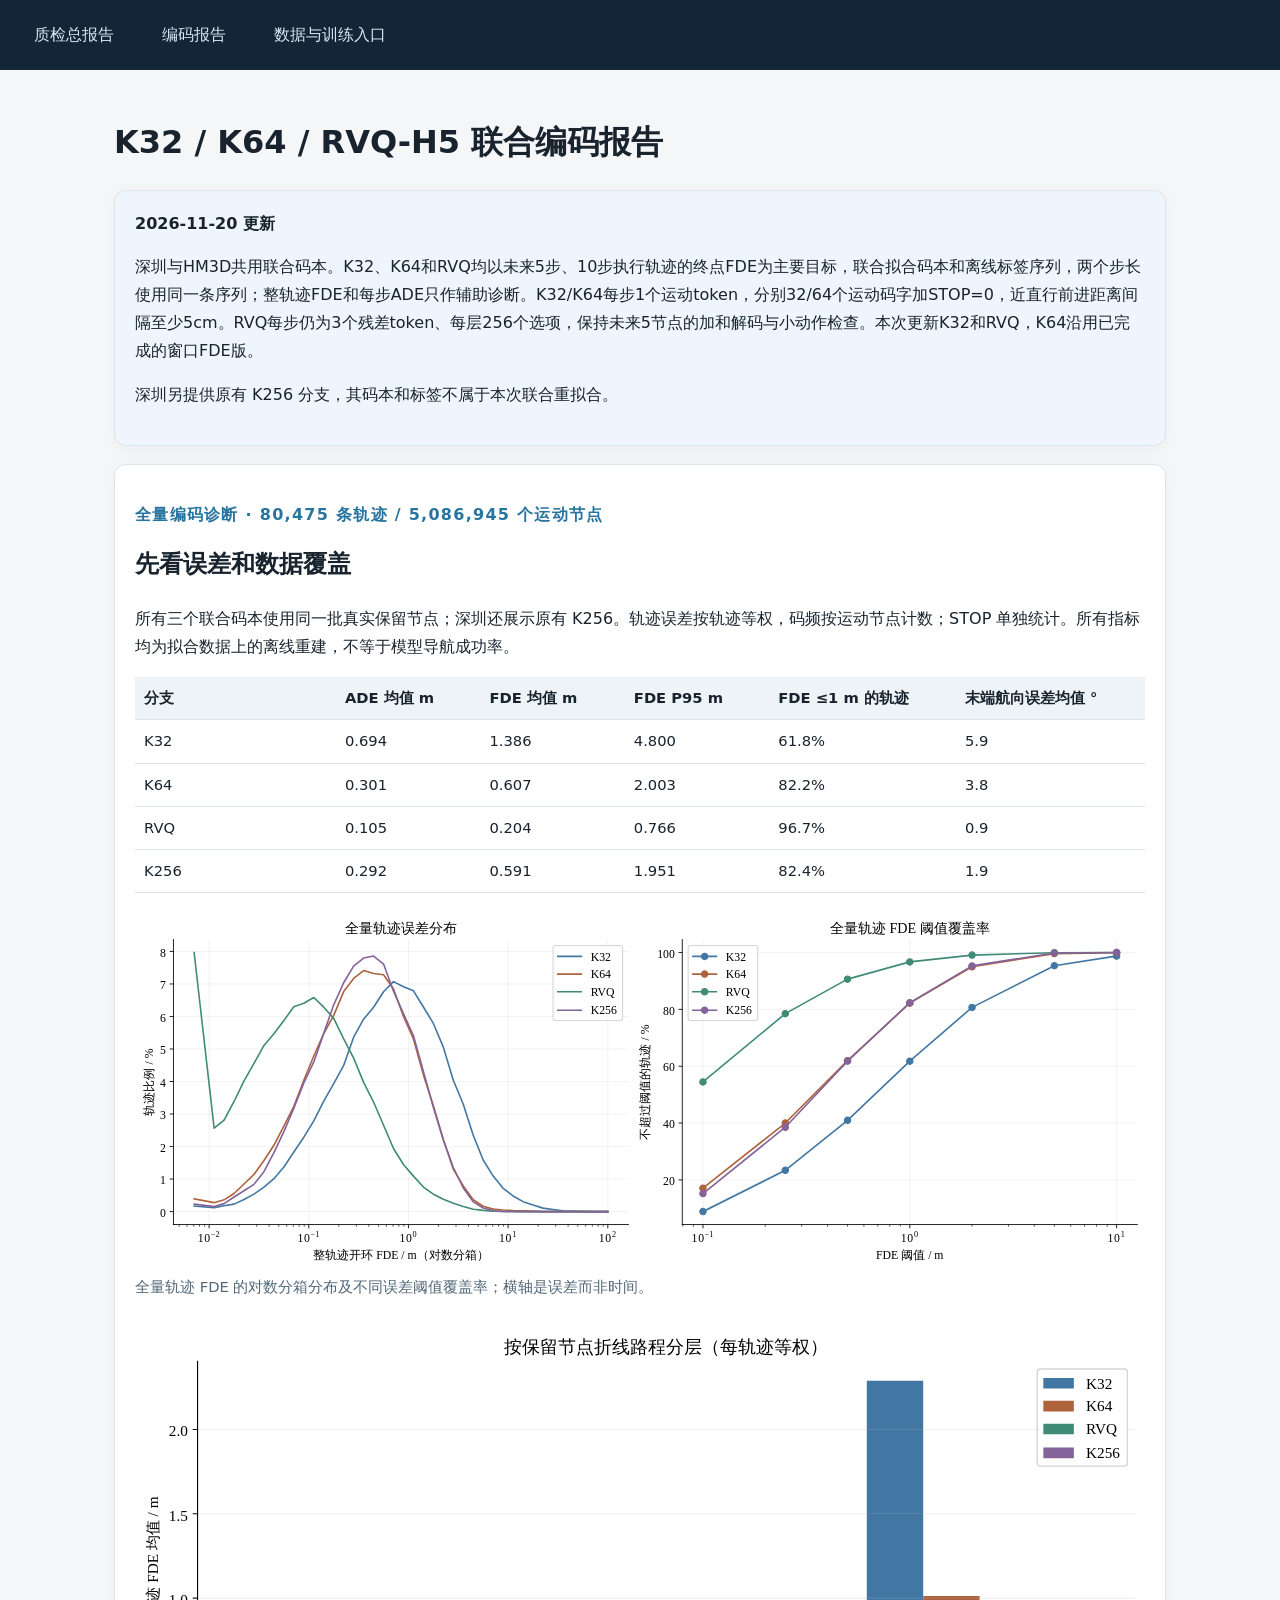
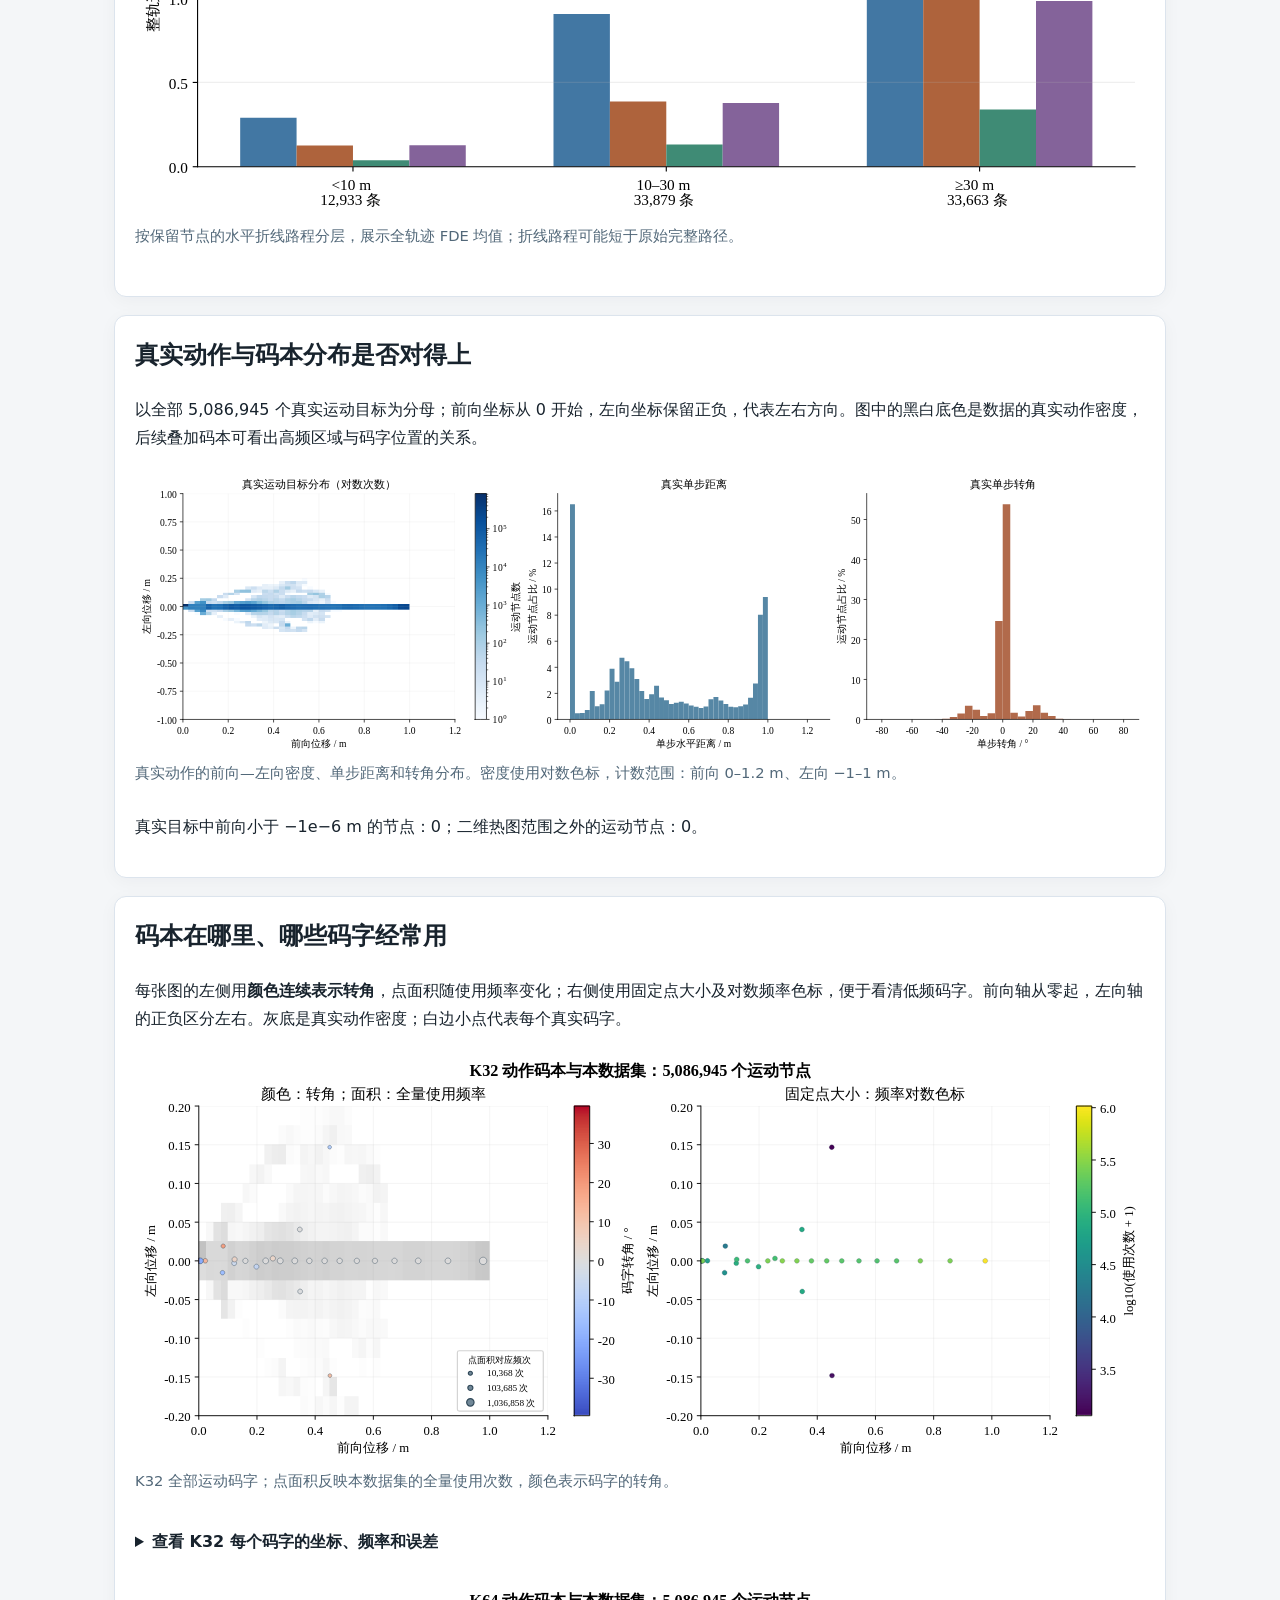
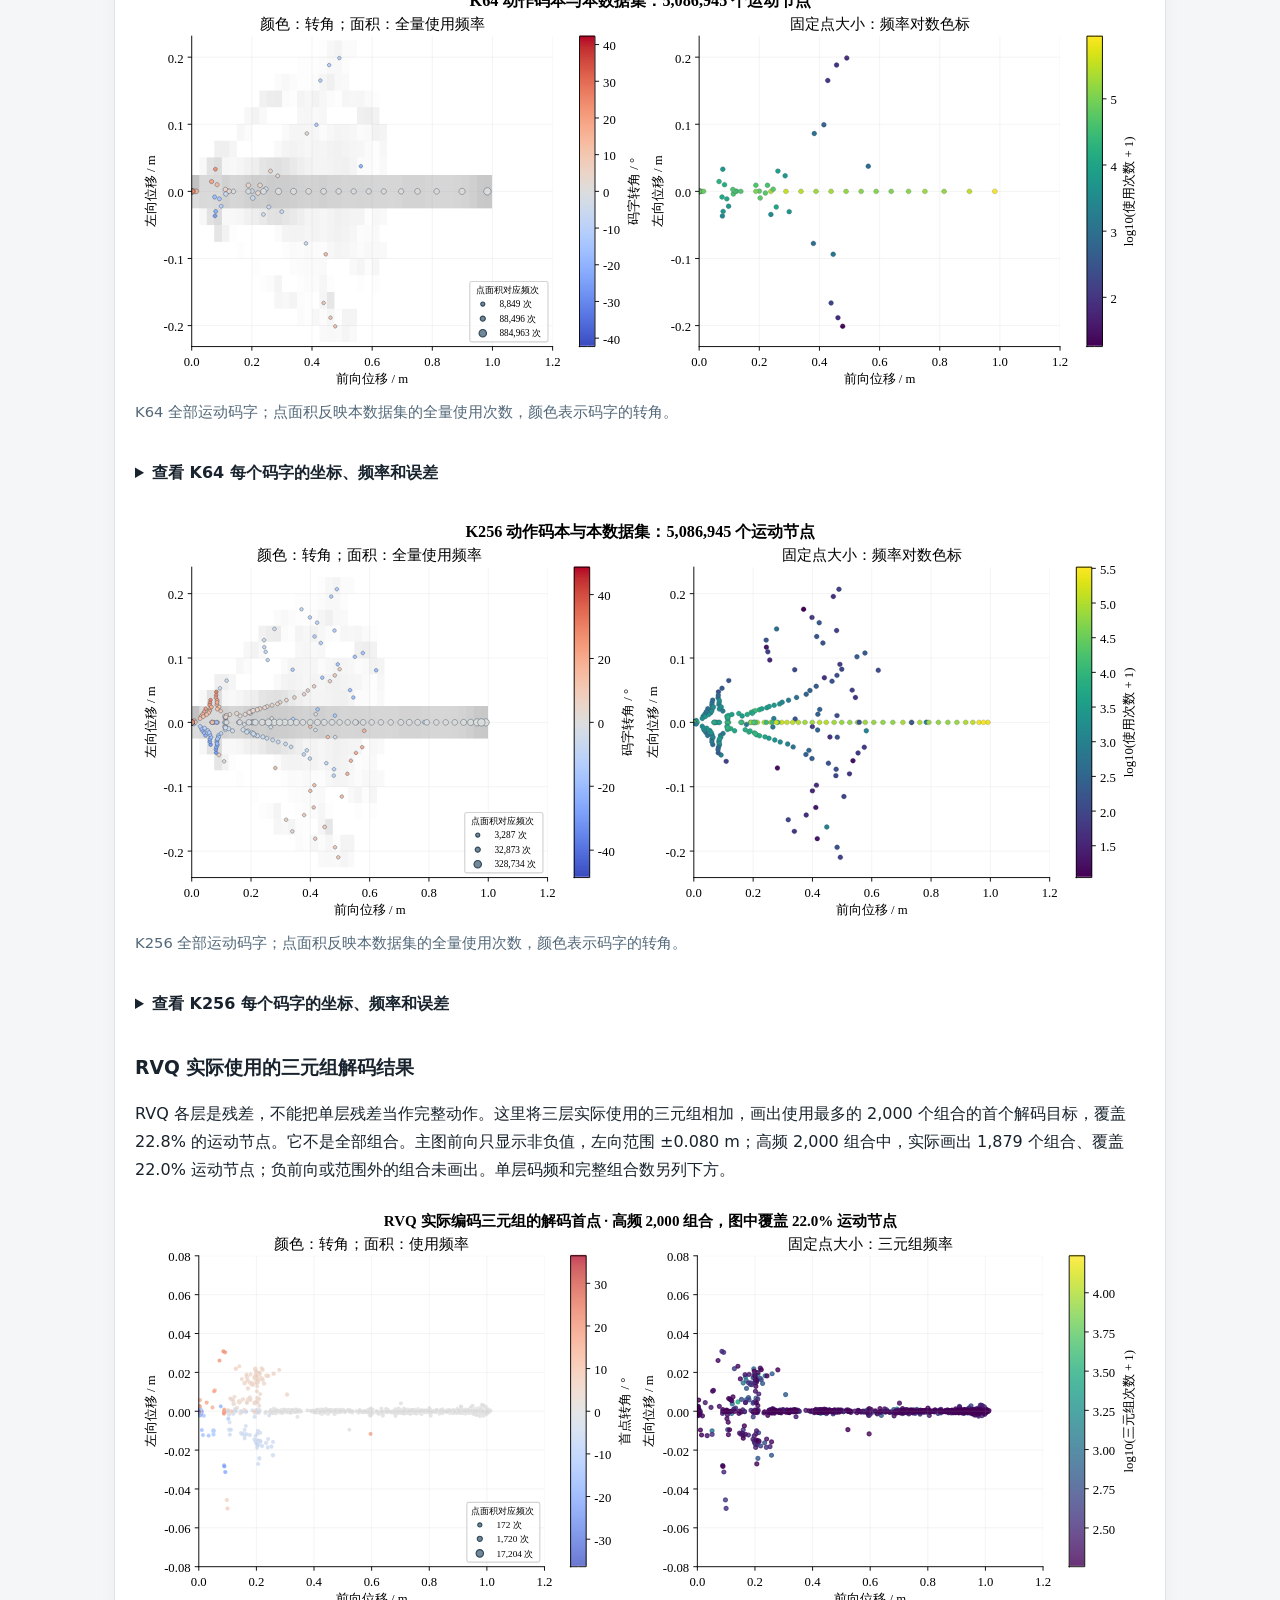
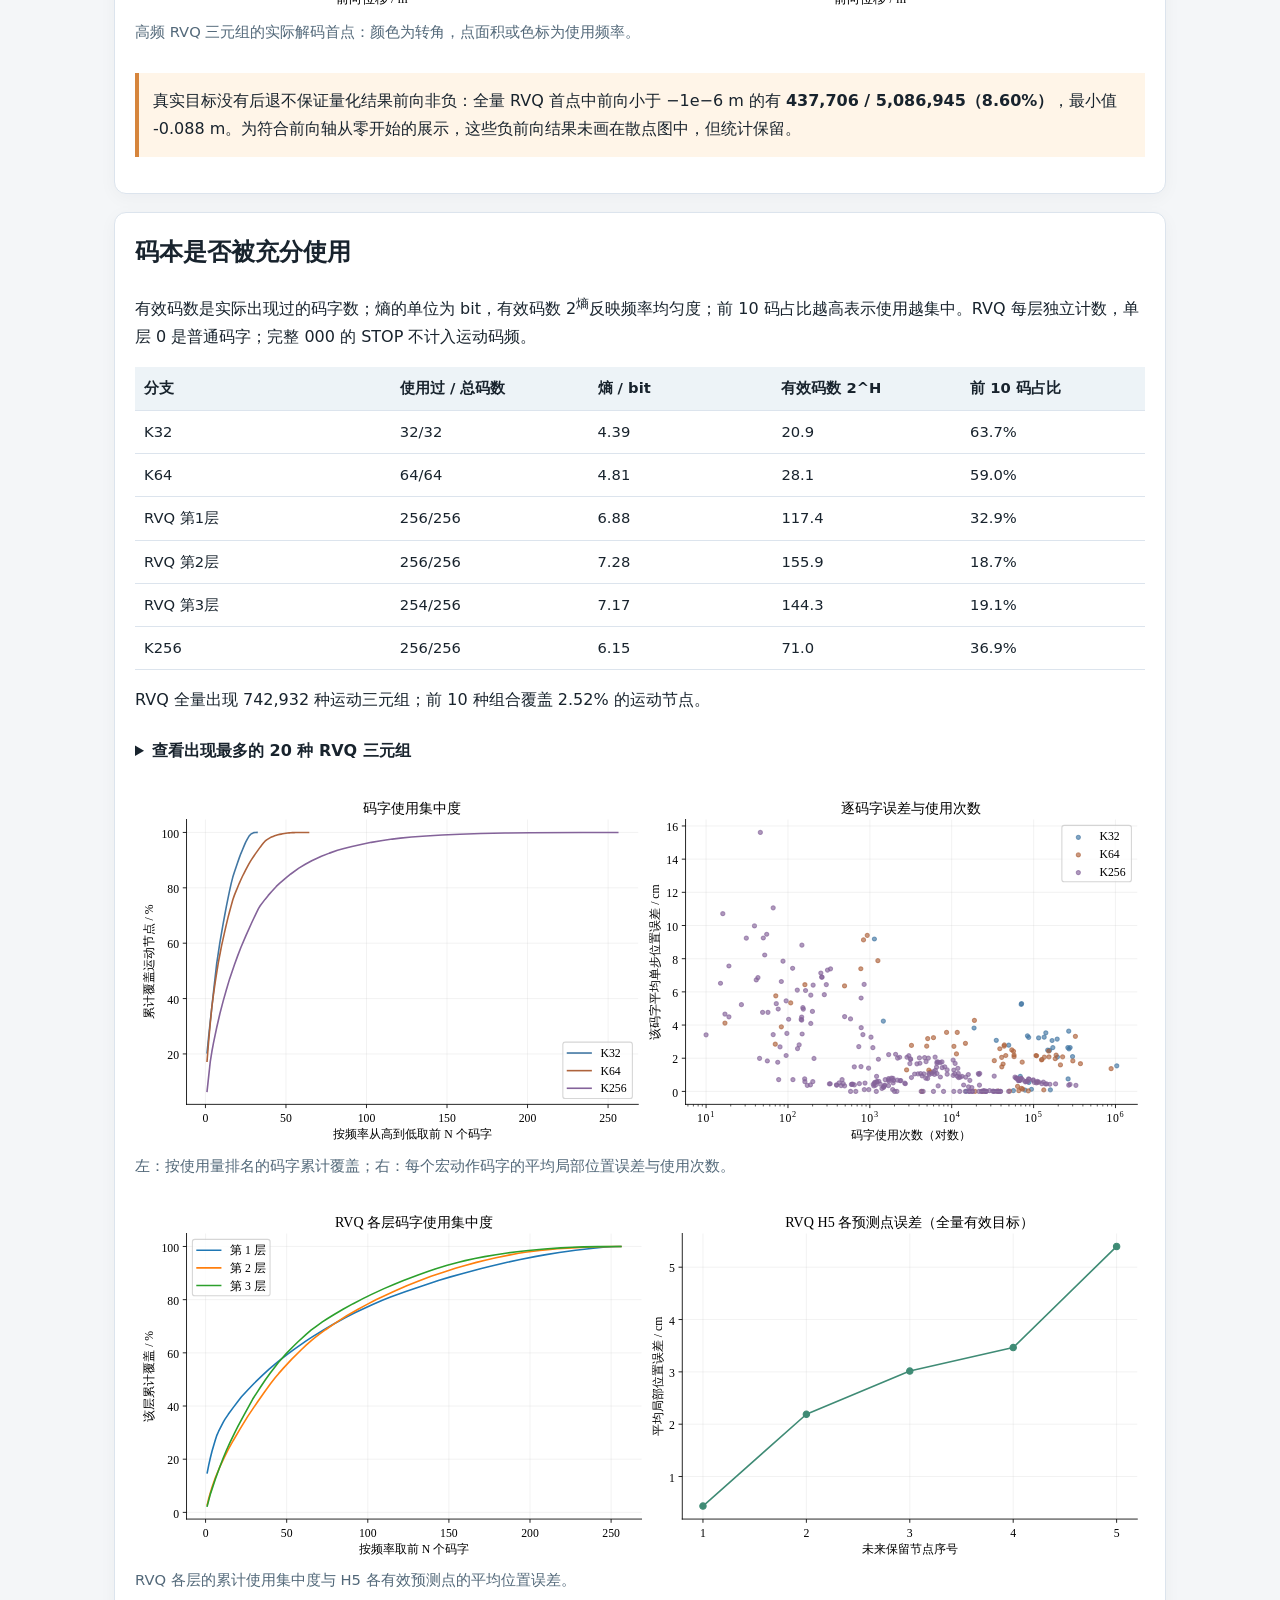
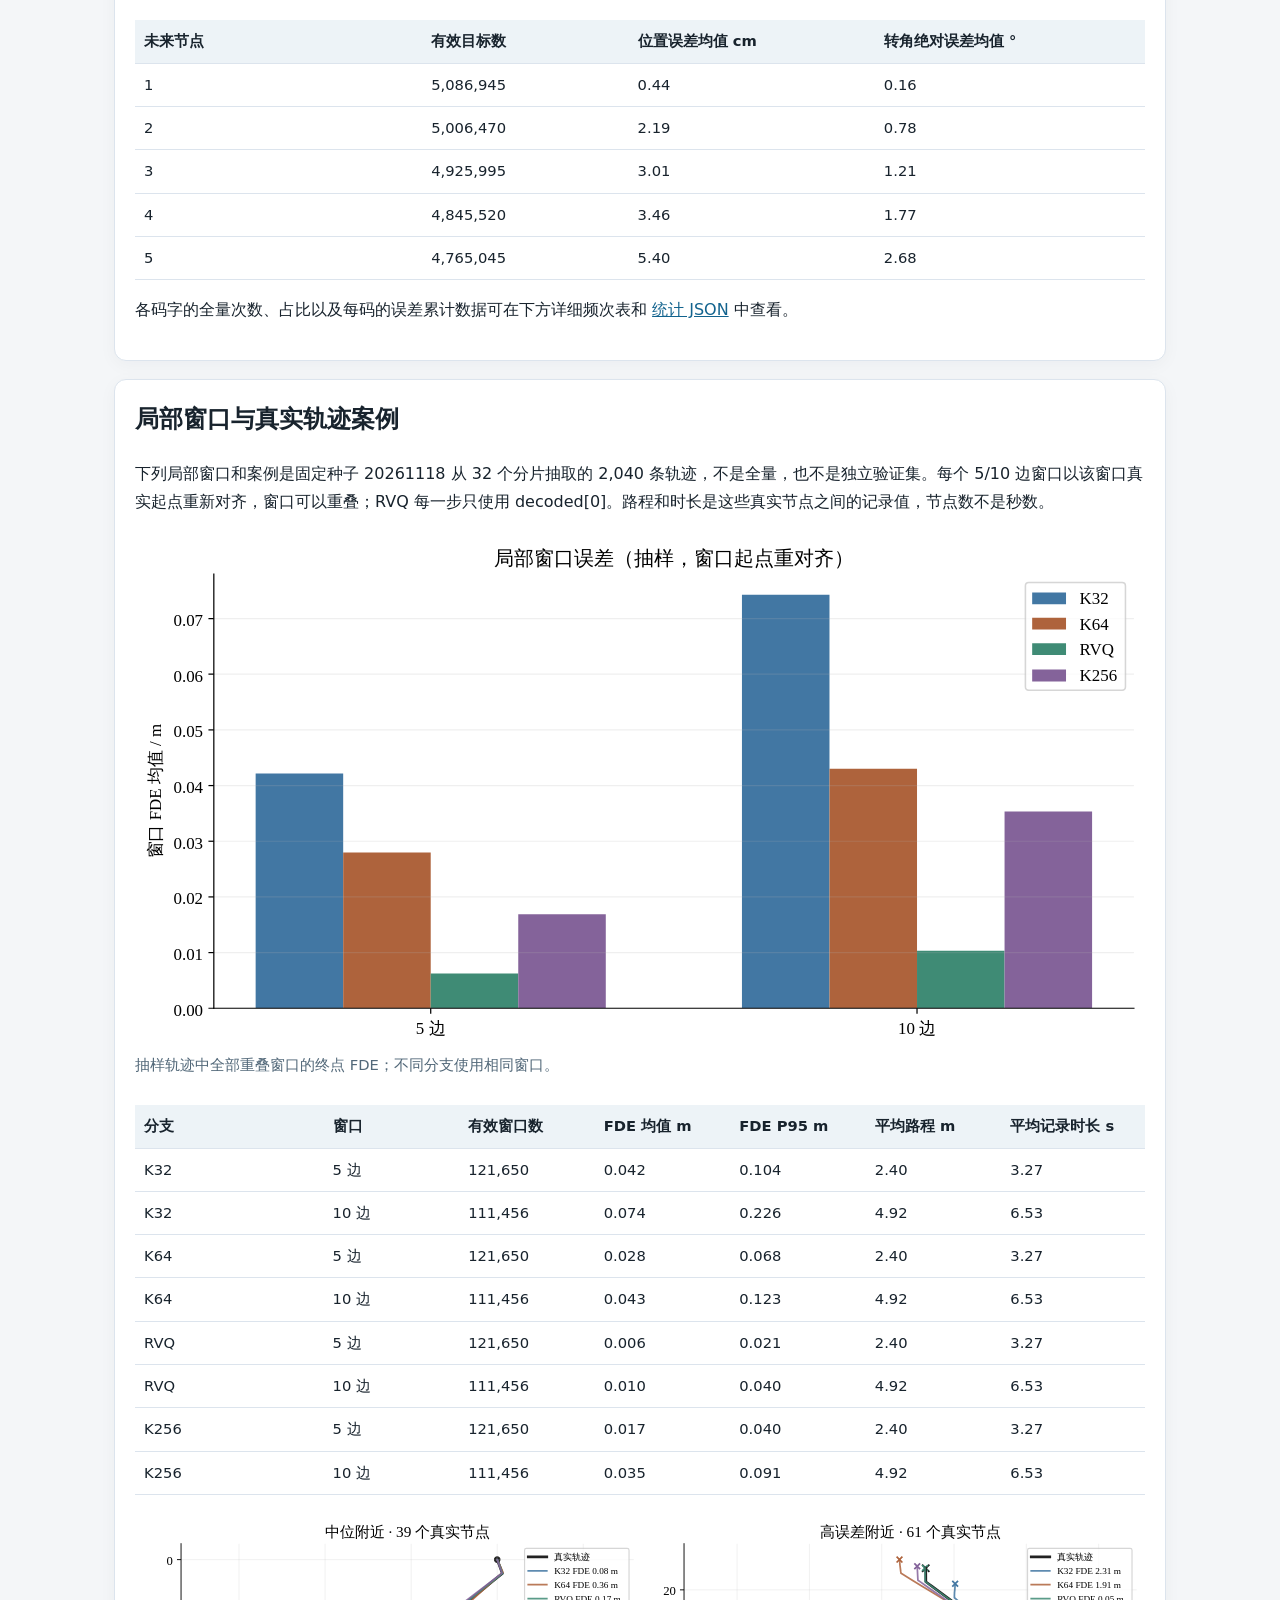
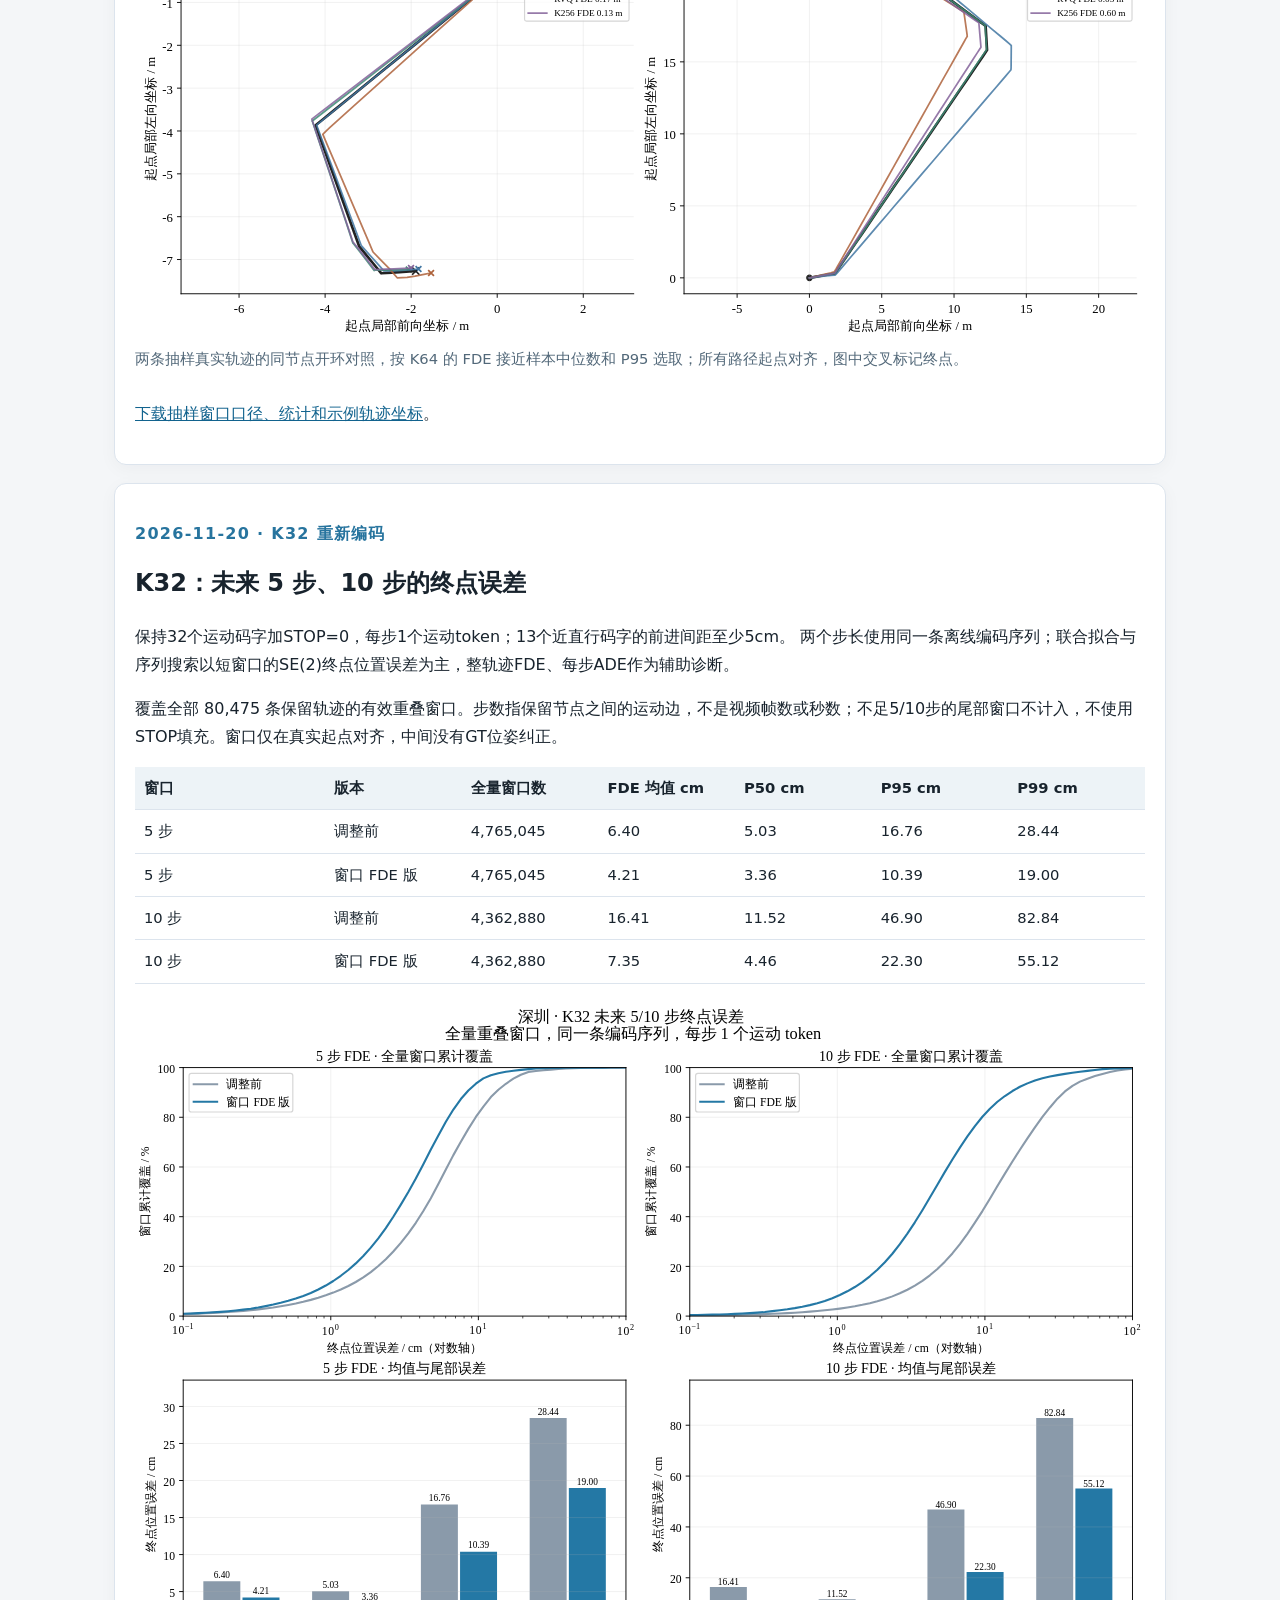
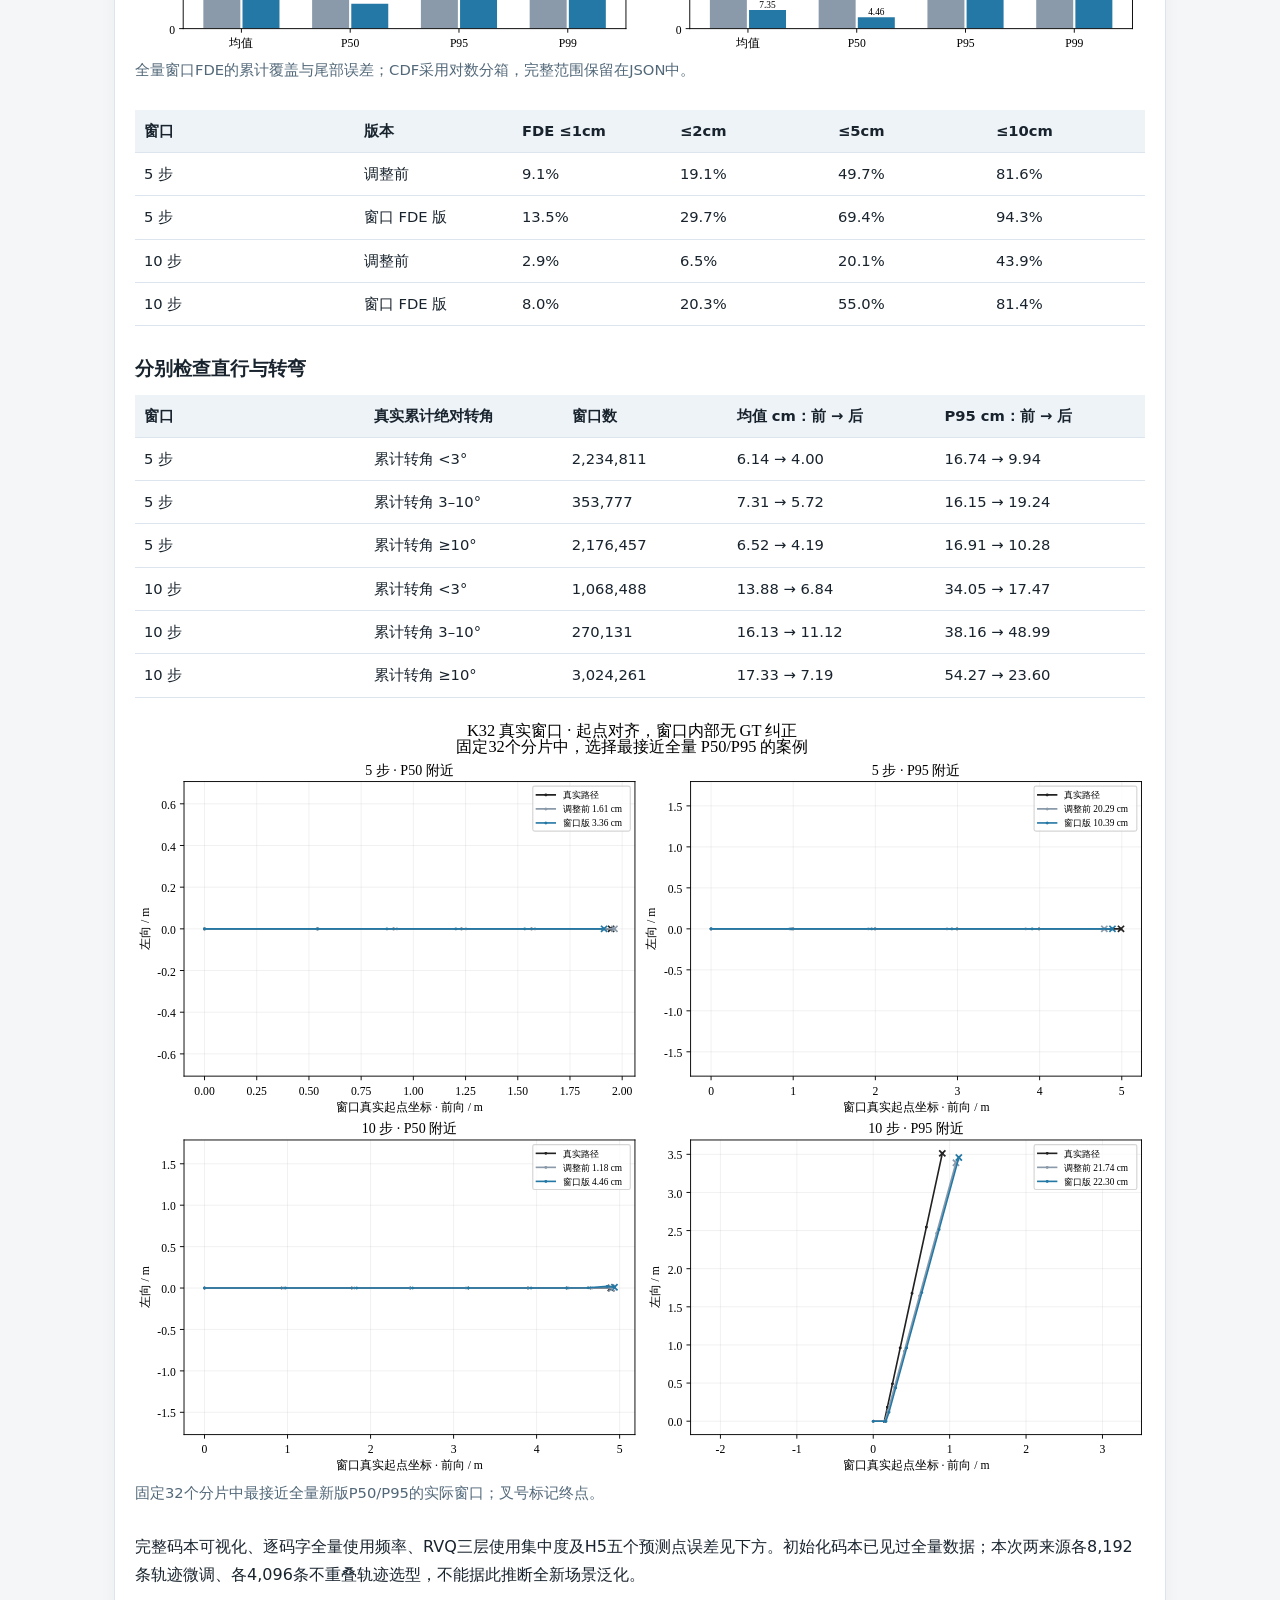
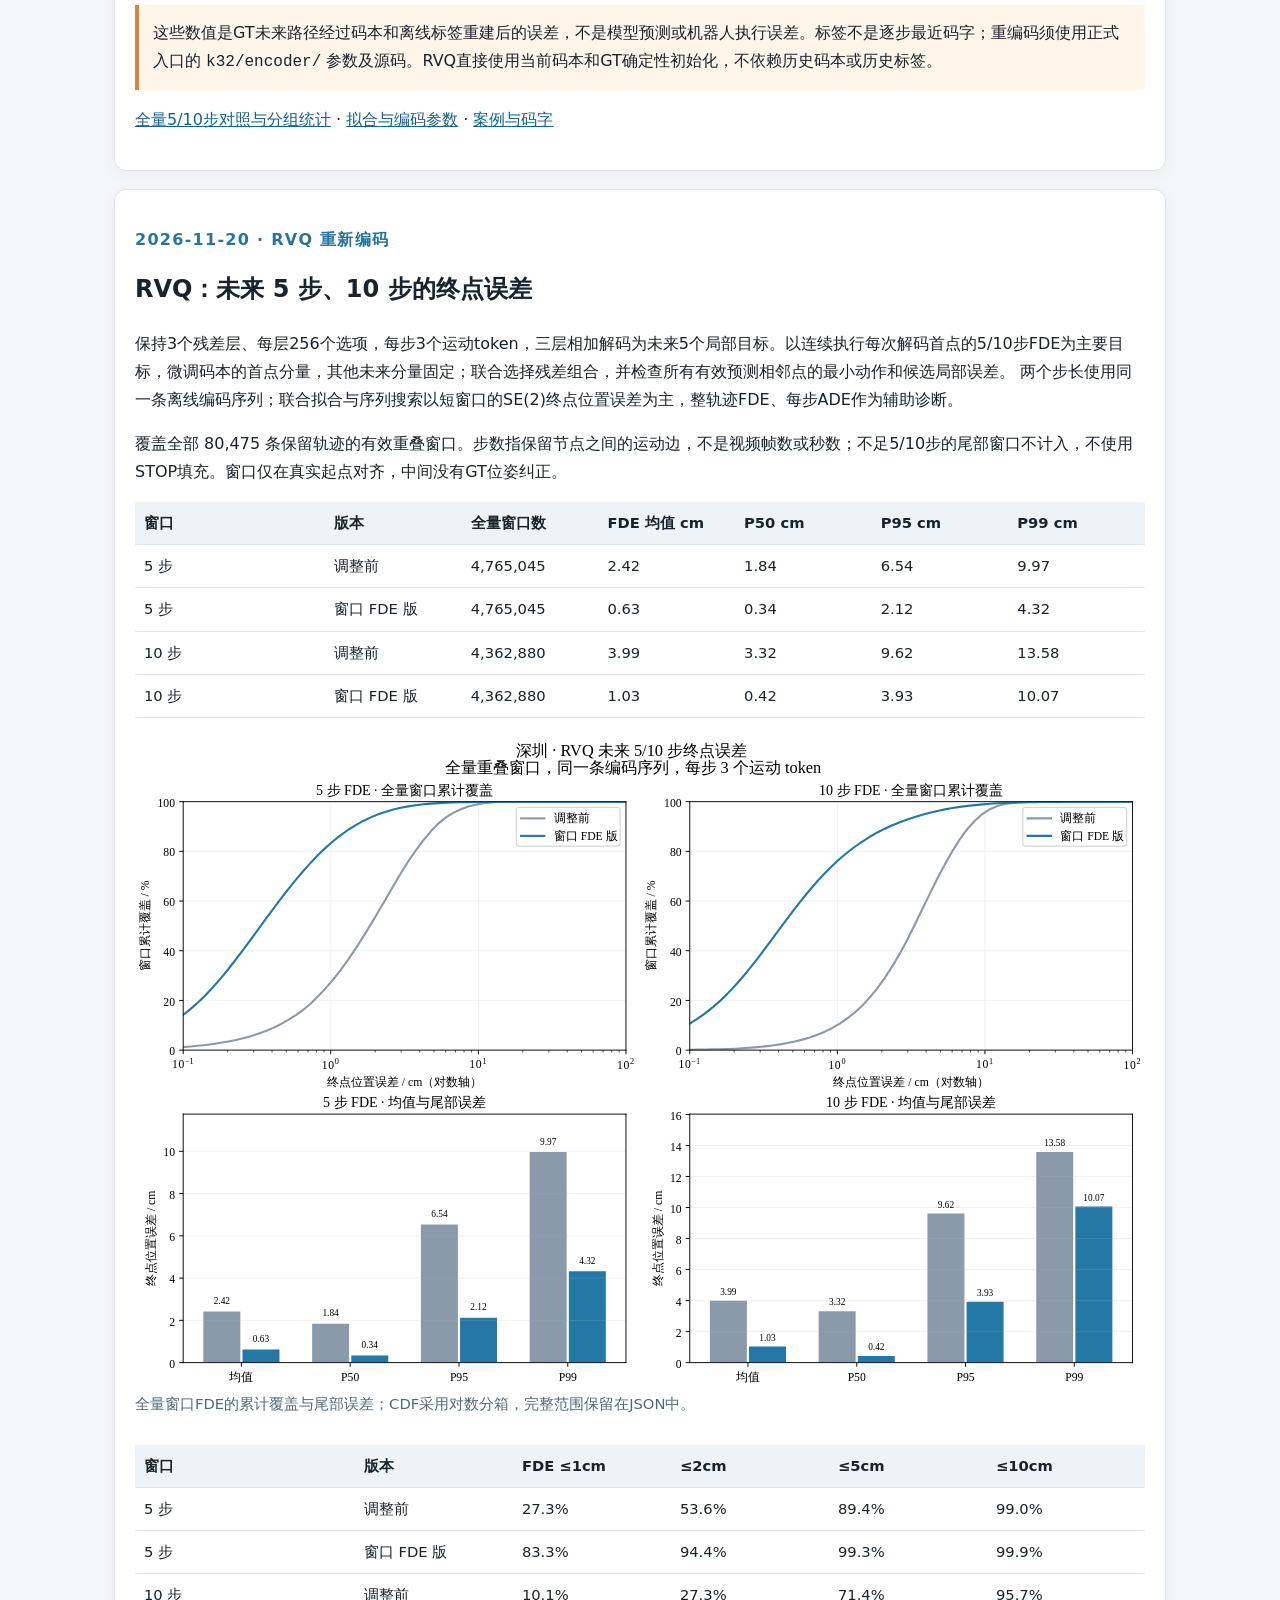
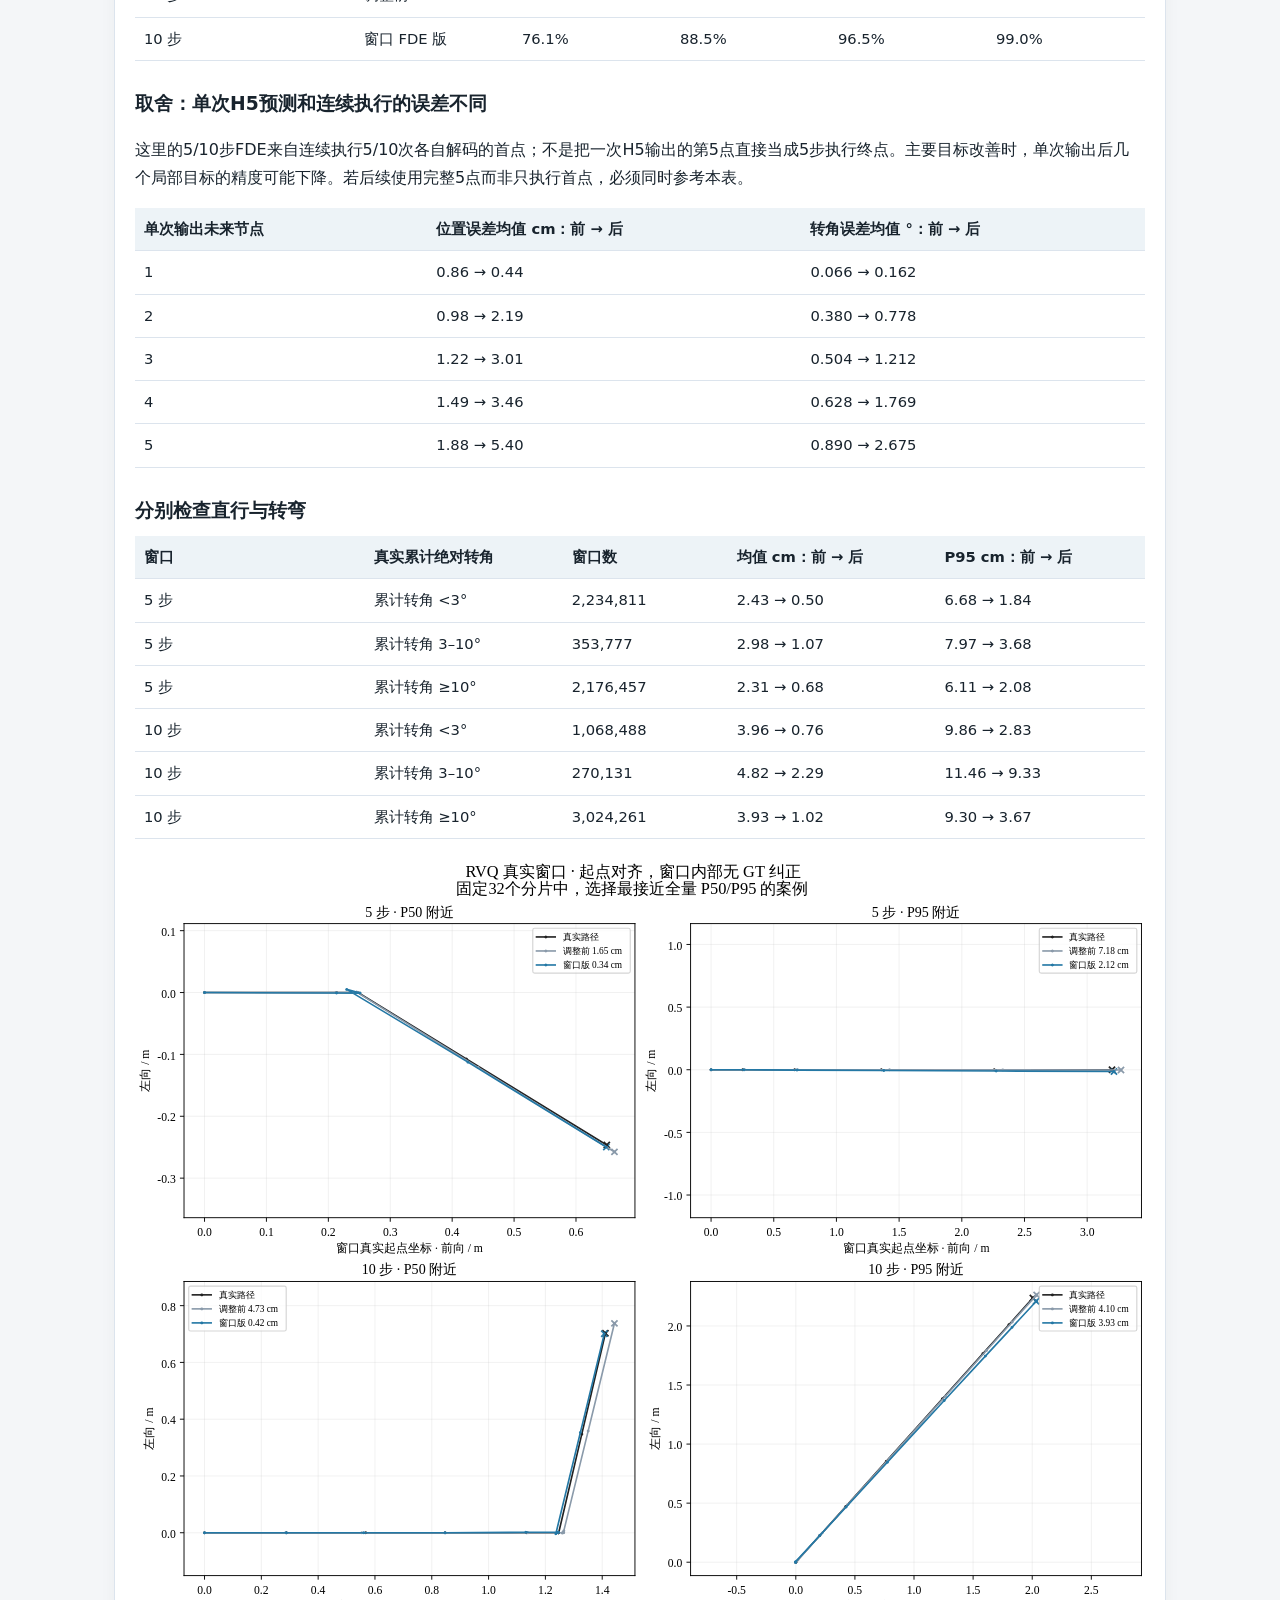
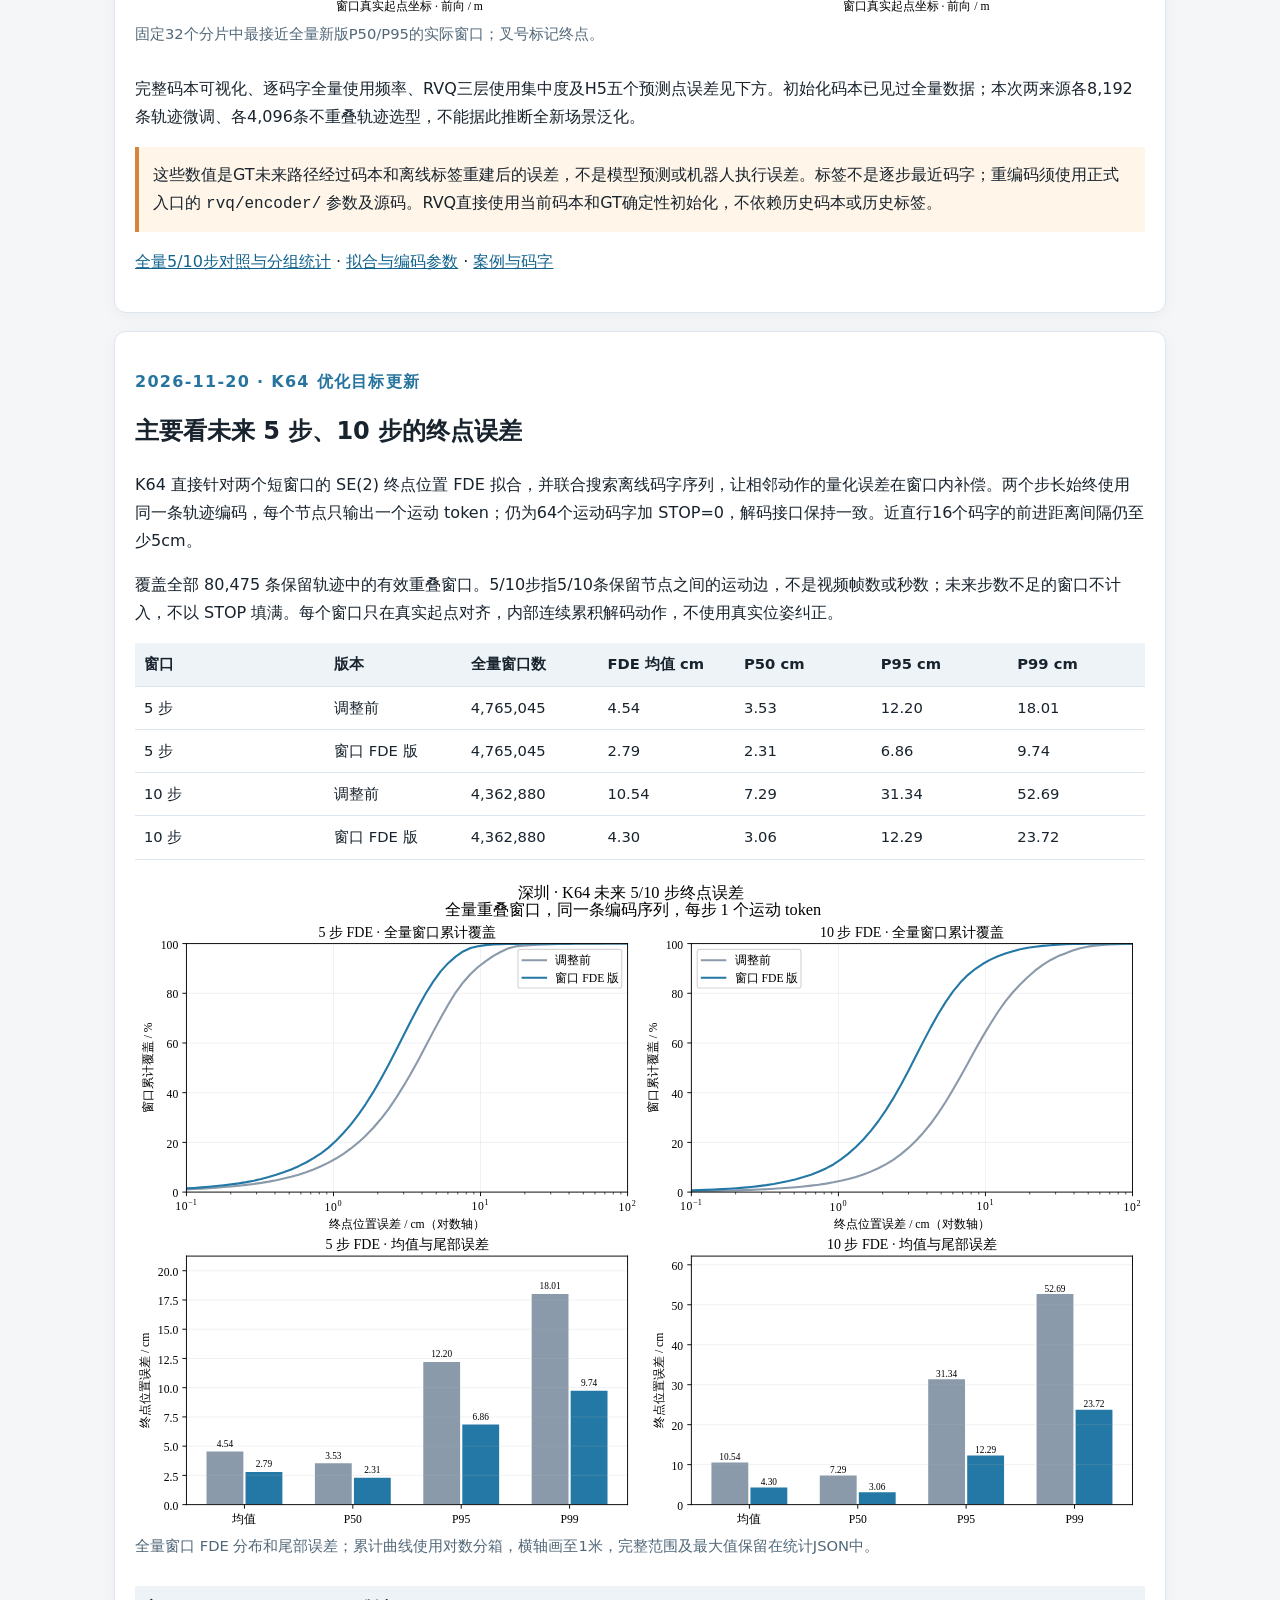
<file: tokenizer.html>
<!DOCTYPE html>

<html lang="zh-CN"><head><meta charset="utf-8"/><meta content="width=device-width,initial-scale=1" name="viewport"/><title>K32 / K64 / RVQ-H5 联合编码报告 · 深圳 R23</title><link href="assets/style.css" rel="stylesheet"/><style>body{margin:0}main{max-width:1100px;margin:auto;padding:24px}.panel{padding:20px;border:1px solid #dce4ed;border-radius:12px;margin:18px 0}.note{background:#eef5fc}.wrap{overflow-x:auto}table{width:100%;border-collapse:collapse}td,th{padding:9px;text-align:left;border-bottom:1px solid #dce4ed}code{overflow-wrap:anywhere}pre{white-space:pre-wrap;overflow-wrap:anywhere}.hash{font-family:monospace;font-size:.85em;overflow-wrap:anywhere}.bars{display:grid;grid-template-columns:repeat(auto-fit,minmax(230px,1fr));gap:8px}.bar{display:flex;gap:8px;align-items:center}.bar i{height:10px;background:#467fa6;display:inline-block}nav{padding:14px 20px;display:flex;gap:20px;flex-wrap:wrap}footer{padding:20px}details{margin:12px 0}a{color:#12638e}</style><style id="full-visual-style">.book-viz{display:flex;flex-wrap:wrap;gap:12px}.bookplot{display:block;width:min(100%,480px);height:auto}.frequency{display:block;width:100%;height:auto;min-height:130px}.book-dot:hover,.book-dot:focus{stroke:#111;stroke-width:2.5;fill-opacity:1}.bookplot text,.frequency text{font-size:13px;fill:#334e65}details{padding:8px 0}summary{cursor:pointer;font-weight:600}</style><style id="fit-visual-style">.insight-figure{margin:20px 0 28px}.insight-figure img{display:block;width:100%;height:auto}.insight-figure figcaption{font-size:.92rem;line-height:1.65;color:#526879;margin-top:6px}.notice{background:#fff5e8;padding:14px;border-left:4px solid #d6853c}.panel p{line-height:1.75}</style></head><body><nav><a href="index.html">质检总报告</a><a href="tokenizer.html">编码报告</a><a href="training.html">数据与训练入口</a></nav><main><h1>K32 / K64 / RVQ-H5 联合编码报告</h1><section class="panel note"><strong>2026-11-20 更新</strong><p>深圳与HM3D共用联合码本。K32、K64和RVQ均以未来5步、10步执行轨迹的终点FDE为主要目标，联合拟合码本和离线标签序列，两个步长使用同一条序列；整轨迹FDE和每步ADE只作辅助诊断。K32/K64每步1个运动token，分别32/64个运动码字加STOP=0，近直行前进距离间隔至少5cm。RVQ每步仍为3个残差token、每层256个选项，保持未来5节点的加和解码与小动作检查。本次更新K32和RVQ，K64沿用已完成的窗口FDE版。</p><p>深圳另提供原有 K256 分支，其码本和标签不属于本次联合重拟合。</p></section>
<section class="panel" id="fit-overview"><p class="eyebrow">全量编码诊断 · 80,475 条轨迹 / 5,086,945 个运动节点</p><h2>先看误差和数据覆盖</h2><p>所有三个联合码本使用同一批真实保留节点；深圳还展示原有 K256。轨迹误差按轨迹等权，码频按运动节点计数；STOP 单独统计。所有指标均为拟合数据上的离线重建，不等于模型导航成功率。</p><div class="wrap"><table><thead><tr><th>分支</th><th>ADE 均值 m</th><th>FDE 均值 m</th><th>FDE P95 m</th><th>FDE ≤1 m 的轨迹</th><th>末端航向误差均值 °</th></tr></thead><tbody><tr><td>K32</td><td>0.694</td><td>1.386</td><td>4.800</td><td>61.8%</td><td>5.9</td></tr><tr><td>K64</td><td>0.301</td><td>0.607</td><td>2.003</td><td>82.2%</td><td>3.8</td></tr><tr><td>RVQ</td><td>0.105</td><td>0.204</td><td>0.766</td><td>96.7%</td><td>0.9</td></tr><tr><td>K256</td><td>0.292</td><td>0.591</td><td>1.951</td><td>82.4%</td><td>1.9</td></tr></tbody></table></div><figure class="insight-figure"><img alt="全量轨迹 FDE 的对数分箱分布及不同误差阈值覆盖率；横轴是误差而非时间。" loading="lazy" src="assets/joint-fit/openloop-distribution.svg"/><figcaption>全量轨迹 FDE 的对数分箱分布及不同误差阈值覆盖率；横轴是误差而非时间。</figcaption></figure><figure class="insight-figure"><img alt="按保留节点的水平折线路程分层，展示全轨迹 FDE 均值；折线路程可能短于原始完整路径。" loading="lazy" src="assets/joint-fit/route-strata.svg"/><figcaption>按保留节点的水平折线路程分层，展示全轨迹 FDE 均值；折线路程可能短于原始完整路径。</figcaption></figure></section>
<section class="panel" id="data-motion"><h2>真实动作与码本分布是否对得上</h2><p>以全部 5,086,945 个真实运动目标为分母；前向坐标从 0 开始，左向坐标保留正负，代表左右方向。图中的黑白底色是数据的真实动作密度，后续叠加码本可看出高频区域与码字位置的关系。</p><figure class="insight-figure"><img alt="真实动作的前向—左向密度、单步距离和转角分布。密度使用对数色标，计数范围：前向 0–1.2 m、左向 −1–1 m。" loading="lazy" src="assets/joint-fit/gt-distribution.svg"/><figcaption>真实动作的前向—左向密度、单步距离和转角分布。密度使用对数色标，计数范围：前向 0–1.2 m、左向 −1–1 m。</figcaption></figure><p>真实目标中前向小于 −1e−6 m 的节点：0；二维热图范围之外的运动节点：0。</p></section>
<section class="panel" id="book-fit"><h2>码本在哪里、哪些码字经常用</h2><p>每张图的左侧用<strong>颜色连续表示转角</strong>，点面积随使用频率变化；右侧使用固定点大小及对数频率色标，便于看清低频码字。前向轴从零起，左向轴的正负区分左右。灰底是真实动作密度；白边小点代表每个真实码字。</p><figure class="insight-figure"><img alt="K32 全部运动码字；点面积反映本数据集的全量使用次数，颜色表示码字的转角。" loading="lazy" src="assets/joint-fit/k32-codebook.svg"/><figcaption>K32 全部运动码字；点面积反映本数据集的全量使用次数，颜色表示码字的转角。</figcaption></figure><details><summary>查看 K32 每个码字的坐标、频率和误差</summary><div class="wrap"><table><thead><tr><th>ID</th><th>前向 m</th><th>左向 m</th><th>转角 °</th><th>全量次数</th><th>占比</th><th>平均位置误差 cm</th></tr></thead><tbody><tr><td>1</td><td>0.2300</td><td>0.0000</td><td>0.00</td><td>270,680</td><td>5.321%</td><td>2.56</td></tr><tr><td>2</td><td>0.0000</td><td>-0.0000</td><td>-29.14</td><td>160,305</td><td>3.151%</td><td>0.09</td></tr><tr><td>3</td><td>0.1602</td><td>0.0000</td><td>0.00</td><td>141,103</td><td>2.774%</td><td>3.53</td></tr><tr><td>4</td><td>0.1217</td><td>-0.0029</td><td>-4.38</td><td>84,127</td><td>1.654%</td><td>3.35</td></tr><tr><td>5</td><td>0.2546</td><td>0.0032</td><td>4.22</td><td>134,628</td><td>2.647%</td><td>3.27</td></tr><tr><td>6</td><td>0.3484</td><td>-0.0396</td><td>-0.50</td><td>70,555</td><td>1.387%</td><td>5.25</td></tr><tr><td>7</td><td>0.0000</td><td>-0.0000</td><td>39.57</td><td>15,084</td><td>0.297%</td><td>0.01</td></tr><tr><td>8</td><td>0.7542</td><td>0.0000</td><td>0.00</td><td>261,968</td><td>5.150%</td><td>2.64</td></tr><tr><td>9</td><td>0.1231</td><td>0.0019</td><td>4.72</td><td>115,189</td><td>2.264%</td><td>3.22</td></tr><tr><td>10</td><td>0.3800</td><td>0.0000</td><td>0.00</td><td>194,118</td><td>3.816%</td><td>3.16</td></tr><tr><td>11</td><td>0.3300</td><td>0.0000</td><td>0.00</td><td>279,437</td><td>5.493%</td><td>2.65</td></tr><tr><td>12</td><td>0.1982</td><td>-0.0075</td><td>-6.97</td><td>87,102</td><td>1.712%</td><td>3.26</td></tr><tr><td>13</td><td>0.8565</td><td>0.0000</td><td>0.00</td><td>268,533</td><td>5.279%</td><td>3.63</td></tr><tr><td>14</td><td>0.0061</td><td>0.0000</td><td>18.05</td><td>68,747</td><td>1.351%</td><td>0.90</td></tr><tr><td>15</td><td>0.0839</td><td>0.0191</td><td>18.68</td><td>18,753</td><td>0.369%</td><td>3.82</td></tr><tr><td>16</td><td>0.5434</td><td>0.0000</td><td>0.00</td><td>156,668</td><td>3.080%</td><td>2.48</td></tr><tr><td>17</td><td>0.0000</td><td>0.0000</td><td>31.86</td><td>56,720</td><td>1.115%</td><td>0.05</td></tr><tr><td>18</td><td>0.0225</td><td>0.0001</td><td>13.82</td><td>49,654</td><td>0.976%</td><td>2.78</td></tr><tr><td>19</td><td>0.0035</td><td>0.0000</td><td>21.38</td><td>87,567</td><td>1.721%</td><td>0.54</td></tr><tr><td>20</td><td>0.0816</td><td>-0.0153</td><td>-16.06</td><td>35,025</td><td>0.689%</td><td>3.08</td></tr><tr><td>21</td><td>0.6055</td><td>0.0000</td><td>0.00</td><td>148,793</td><td>2.925%</td><td>2.49</td></tr><tr><td>22</td><td>0.4507</td><td>-0.1482</td><td>11.97</td><td>1,462</td><td>0.029%</td><td>4.24</td></tr><tr><td>23</td><td>0.0000</td><td>0.0000</td><td>27.21</td><td>78,622</td><td>1.546%</td><td>0.08</td></tr><tr><td>24</td><td>0.0002</td><td>0.0000</td><td>24.17</td><td>94,291</td><td>1.854%</td><td>0.13</td></tr><tr><td>25</td><td>0.9773</td><td>0.0000</td><td>0.00</td><td>1,036,858</td><td>20.383%</td><td>1.54</td></tr><tr><td>26</td><td>0.4499</td><td>0.1468</td><td>-10.77</td><td>1,137</td><td>0.022%</td><td>9.19</td></tr><tr><td>27</td><td>0.4842</td><td>0.0000</td><td>0.00</td><td>171,801</td><td>3.377%</td><td>2.64</td></tr><tr><td>28</td><td>0.4325</td><td>0.0000</td><td>0.00</td><td>195,570</td><td>3.845%</td><td>2.07</td></tr><tr><td>29</td><td>0.2800</td><td>0.0000</td><td>0.00</td><td>298,963</td><td>5.877%</td><td>2.10</td></tr><tr><td>30</td><td>0.6727</td><td>0.0000</td><td>0.00</td><td>168,119</td><td>3.305%</td><td>3.07</td></tr><tr><td>31</td><td>0.3472</td><td>0.0405</td><td>0.30</td><td>71,279</td><td>1.401%</td><td>5.29</td></tr><tr><td>32</td><td>0.0055</td><td>-0.0000</td><td>-20.58</td><td>264,087</td><td>5.191%</td><td>0.75</td></tr></tbody></table></div></details><figure class="insight-figure"><img alt="K64 全部运动码字；点面积反映本数据集的全量使用次数，颜色表示码字的转角。" loading="lazy" src="assets/joint-fit/k64-codebook.svg"/><figcaption>K64 全部运动码字；点面积反映本数据集的全量使用次数，颜色表示码字的转角。</figcaption></figure><details><summary>查看 K64 每个码字的坐标、频率和误差</summary><div class="wrap"><table><thead><tr><th>ID</th><th>前向 m</th><th>左向 m</th><th>转角 °</th><th>全量次数</th><th>占比</th><th>平均位置误差 cm</th></tr></thead><tbody><tr><td>1</td><td>0.5386</td><td>0.0000</td><td>0.00</td><td>126,776</td><td>2.492%</td><td>1.92</td></tr><tr><td>2</td><td>0.2386</td><td>0.0000</td><td>0.00</td><td>226,231</td><td>4.447%</td><td>2.08</td></tr><tr><td>3</td><td>0.2002</td><td>0.0004</td><td>-4.08</td><td>57,746</td><td>1.135%</td><td>2.09</td></tr><tr><td>4</td><td>0.0798</td><td>-0.0298</td><td>-20.86</td><td>5,514</td><td>0.108%</td><td>1.18</td></tr><tr><td>5</td><td>0.2564</td><td>-0.0233</td><td>-5.02</td><td>11,426</td><td>0.225%</td><td>2.26</td></tr><tr><td>6</td><td>0.0000</td><td>-0.0000</td><td>-27.20</td><td>50,963</td><td>1.002%</td><td>0.02</td></tr><tr><td>7</td><td>0.3886</td><td>0.0000</td><td>0.00</td><td>188,447</td><td>3.705%</td><td>2.18</td></tr><tr><td>8</td><td>0.4147</td><td>0.0992</td><td>-12.67</td><td>491</td><td>0.010%</td><td>6.36</td></tr><tr><td>9</td><td>0.0071</td><td>-0.0000</td><td>-13.88</td><td>40,892</td><td>0.804%</td><td>1.48</td></tr><tr><td>10</td><td>0.0844</td><td>0.0100</td><td>13.78</td><td>14,704</td><td>0.289%</td><td>2.90</td></tr><tr><td>11</td><td>0.8988</td><td>0.0000</td><td>0.00</td><td>323,951</td><td>6.368%</td><td>3.32</td></tr><tr><td>12</td><td>0.3386</td><td>0.0000</td><td>0.00</td><td>301,400</td><td>5.925%</td><td>1.84</td></tr><tr><td>13</td><td>0.4772</td><td>-0.2011</td><td>10.72</td><td>17</td><td>0.000%</td><td>4.12</td></tr><tr><td>14</td><td>0.0000</td><td>-0.0000</td><td>-42.29</td><td>4,324</td><td>0.085%</td><td>0.00</td></tr><tr><td>15</td><td>0.2029</td><td>-0.0098</td><td>-5.27</td><td>57,687</td><td>1.134%</td><td>2.20</td></tr><tr><td>16</td><td>0.8144</td><td>0.0000</td><td>0.00</td><td>152,953</td><td>3.007%</td><td>2.43</td></tr><tr><td>17</td><td>0.2995</td><td>-0.0302</td><td>-5.98</td><td>4,949</td><td>0.097%</td><td>2.73</td></tr><tr><td>18</td><td>0.2619</td><td>0.0302</td><td>6.18</td><td>8,652</td><td>0.170%</td><td>3.56</td></tr><tr><td>19</td><td>0.5624</td><td>0.0375</td><td>-19.77</td><td>776</td><td>0.015%</td><td>7.39</td></tr><tr><td>20</td><td>0.0000</td><td>-0.0000</td><td>-30.33</td><td>36,844</td><td>0.724%</td><td>0.02</td></tr><tr><td>21</td><td>0.4386</td><td>0.0000</td><td>0.00</td><td>212,825</td><td>4.184%</td><td>1.59</td></tr><tr><td>22</td><td>0.1137</td><td>-0.0038</td><td>-5.18</td><td>42,425</td><td>0.834%</td><td>1.65</td></tr><tr><td>23</td><td>0.3828</td><td>0.0863</td><td>4.30</td><td>930</td><td>0.018%</td><td>9.41</td></tr><tr><td>24</td><td>0.4457</td><td>-0.0937</td><td>12.95</td><td>1,254</td><td>0.025%</td><td>7.88</td></tr><tr><td>25</td><td>0.4387</td><td>-0.1663</td><td>10.25</td><td>161</td><td>0.003%</td><td>6.43</td></tr><tr><td>26</td><td>0.6963</td><td>0.0000</td><td>0.00</td><td>135,345</td><td>2.661%</td><td>2.07</td></tr><tr><td>27</td><td>0.1246</td><td>0.0001</td><td>3.69</td><td>43,864</td><td>0.862%</td><td>2.80</td></tr><tr><td>28</td><td>0.4886</td><td>0.0000</td><td>0.00</td><td>154,040</td><td>3.028%</td><td>2.09</td></tr><tr><td>29</td><td>0.0662</td><td>0.0147</td><td>18.95</td><td>18,932</td><td>0.372%</td><td>4.28</td></tr><tr><td>30</td><td>0.0761</td><td>-0.0084</td><td>-17.88</td><td>11,683</td><td>0.230%</td><td>3.56</td></tr><tr><td>31</td><td>0.2463</td><td>0.0033</td><td>-3.00</td><td>56,852</td><td>1.118%</td><td>2.42</td></tr><tr><td>32</td><td>0.0003</td><td>-0.0000</td><td>-17.43</td><td>63,716</td><td>1.253%</td><td>0.31</td></tr><tr><td>33</td><td>0.0774</td><td>-0.0366</td><td>-26.10</td><td>2,812</td><td>0.055%</td><td>1.29</td></tr><tr><td>34</td><td>0.0000</td><td>0.0000</td><td>36.52</td><td>24,127</td><td>0.474%</td><td>0.01</td></tr><tr><td>35</td><td>0.1886</td><td>0.0000</td><td>0.00</td><td>106,915</td><td>2.102%</td><td>2.17</td></tr><tr><td>36</td><td>0.1193</td><td>0.0001</td><td>-3.62</td><td>33,108</td><td>0.651%</td><td>1.85</td></tr><tr><td>37</td><td>0.0979</td><td>-0.0221</td><td>-11.08</td><td>5,091</td><td>0.100%</td><td>3.19</td></tr><tr><td>38</td><td>0.2385</td><td>-0.0344</td><td>-2.94</td><td>3,224</td><td>0.063%</td><td>2.77</td></tr><tr><td>39</td><td>0.1886</td><td>0.0091</td><td>5.06</td><td>45,723</td><td>0.899%</td><td>2.16</td></tr><tr><td>40</td><td>0.9832</td><td>0.0000</td><td>0.00</td><td>884,963</td><td>17.397%</td><td>1.37</td></tr><tr><td>41</td><td>0.0003</td><td>0.0000</td><td>24.27</td><td>133,176</td><td>2.618%</td><td>0.09</td></tr><tr><td>42</td><td>0.4909</td><td>0.1986</td><td>-10.65</td><td>70</td><td>0.001%</td><td>2.85</td></tr><tr><td>43</td><td>0.6386</td><td>0.0000</td><td>0.00</td><td>108,754</td><td>2.138%</td><td>2.15</td></tr><tr><td>44</td><td>0.0000</td><td>0.0000</td><td>29.37</td><td>86,202</td><td>1.695%</td><td>0.03</td></tr><tr><td>45</td><td>0.3799</td><td>-0.0775</td><td>-4.46</td><td>837</td><td>0.016%</td><td>9.13</td></tr><tr><td>46</td><td>0.0920</td><td>-0.0112</td><td>-14.68</td><td>10,634</td><td>0.209%</td><td>2.72</td></tr><tr><td>47</td><td>0.0041</td><td>0.0000</td><td>20.80</td><td>111,355</td><td>2.189%</td><td>0.55</td></tr><tr><td>48</td><td>0.0007</td><td>-0.0000</td><td>-22.42</td><td>73,538</td><td>1.446%</td><td>0.13</td></tr><tr><td>49</td><td>0.0147</td><td>0.0000</td><td>15.83</td><td>72,582</td><td>1.427%</td><td>1.76</td></tr><tr><td>50</td><td>0.0001</td><td>-0.0000</td><td>-24.55</td><td>66,026</td><td>1.298%</td><td>0.04</td></tr><tr><td>51</td><td>0.0000</td><td>0.0000</td><td>-34.94</td><td>19,286</td><td>0.379%</td><td>0.00</td></tr><tr><td>52</td><td>0.7507</td><td>0.0000</td><td>0.00</td><td>183,612</td><td>3.609%</td><td>1.97</td></tr><tr><td>53</td><td>0.2860</td><td>0.0232</td><td>5.14</td><td>5,989</td><td>0.118%</td><td>3.24</td></tr><tr><td>54</td><td>0.4277</td><td>0.1652</td><td>-10.39</td><td>108</td><td>0.002%</td><td>5.33</td></tr><tr><td>55</td><td>0.2272</td><td>0.0090</td><td>5.14</td><td>38,665</td><td>0.760%</td><td>2.57</td></tr><tr><td>56</td><td>0.2886</td><td>0.0000</td><td>0.00</td><td>373,401</td><td>7.340%</td><td>1.67</td></tr><tr><td>57</td><td>0.4569</td><td>0.1882</td><td>-10.61</td><td>83</td><td>0.002%</td><td>3.89</td></tr><tr><td>58</td><td>0.1120</td><td>0.0028</td><td>5.54</td><td>40,753</td><td>0.801%</td><td>2.05</td></tr><tr><td>59</td><td>0.0002</td><td>-0.0000</td><td>-20.05</td><td>71,037</td><td>1.396%</td><td>0.19</td></tr><tr><td>60</td><td>0.1386</td><td>0.0000</td><td>0.00</td><td>43,680</td><td>0.859%</td><td>2.73</td></tr><tr><td>61</td><td>0.0787</td><td>0.0330</td><td>22.25</td><td>5,255</td><td>0.103%</td><td>1.28</td></tr><tr><td>62</td><td>0.2203</td><td>-0.0024</td><td>3.01</td><td>54,183</td><td>1.065%</td><td>2.50</td></tr><tr><td>63</td><td>0.4615</td><td>-0.1882</td><td>10.71</td><td>71</td><td>0.001%</td><td>5.76</td></tr><tr><td>64</td><td>0.5886</td><td>0.0000</td><td>0.00</td><td>124,915</td><td>2.456%</td><td>1.90</td></tr></tbody></table></div></details><figure class="insight-figure"><img alt="K256 全部运动码字；点面积反映本数据集的全量使用次数，颜色表示码字的转角。" loading="lazy" src="assets/joint-fit/k256-codebook.svg"/><figcaption>K256 全部运动码字；点面积反映本数据集的全量使用次数，颜色表示码字的转角。</figcaption></figure><details><summary>查看 K256 每个码字的坐标、频率和误差</summary><div class="wrap"><table><thead><tr><th>ID</th><th>前向 m</th><th>左向 m</th><th>转角 °</th><th>全量次数</th><th>占比</th><th>平均位置误差 cm</th></tr></thead><tbody><tr><td>1</td><td>0.2964</td><td>0.0000</td><td>-0.00</td><td>158,211</td><td>3.110%</td><td>0.43</td></tr><tr><td>2</td><td>0.9168</td><td>0.0000</td><td>-0.00</td><td>98,771</td><td>1.942%</td><td>0.66</td></tr><tr><td>3</td><td>0.0022</td><td>0.0000</td><td>13.70</td><td>13,984</td><td>0.275%</td><td>0.39</td></tr><tr><td>4</td><td>0.0000</td><td>-0.0000</td><td>-23.62</td><td>37,371</td><td>0.735%</td><td>0.01</td></tr><tr><td>5</td><td>0.0607</td><td>0.0268</td><td>23.92</td><td>745</td><td>0.015%</td><td>0.47</td></tr><tr><td>6</td><td>0.4164</td><td>-0.1807</td><td>8.72</td><td>19</td><td>0.000%</td><td>4.50</td></tr><tr><td>7</td><td>0.4894</td><td>0.2070</td><td>-13.42</td><td>75</td><td>0.001%</td><td>1.76</td></tr><tr><td>8</td><td>0.0918</td><td>-0.0506</td><td>7.62</td><td>971</td><td>0.019%</td><td>0.11</td></tr><tr><td>9</td><td>0.2209</td><td>0.0196</td><td>5.14</td><td>7,648</td><td>0.150%</td><td>1.43</td></tr><tr><td>10</td><td>0.0613</td><td>-0.0261</td><td>-23.24</td><td>873</td><td>0.017%</td><td>0.50</td></tr><tr><td>11</td><td>0.2040</td><td>-0.0163</td><td>-4.63</td><td>8,218</td><td>0.162%</td><td>1.49</td></tr><tr><td>12</td><td>0.0000</td><td>-0.0000</td><td>24.13</td><td>37,391</td><td>0.735%</td><td>0.01</td></tr><tr><td>13</td><td>0.4403</td><td>0.0695</td><td>-17.07</td><td>46</td><td>0.001%</td><td>15.61</td></tr><tr><td>14</td><td>0.5522</td><td>0.0000</td><td>0.00</td><td>67,529</td><td>1.327%</td><td>0.67</td></tr><tr><td>15</td><td>0.0759</td><td>-0.0000</td><td>-11.44</td><td>2,183</td><td>0.043%</td><td>2.01</td></tr><tr><td>16</td><td>0.5771</td><td>0.1078</td><td>-17.14</td><td>208</td><td>0.004%</td><td>1.99</td></tr><tr><td>17</td><td>0.7337</td><td>0.0000</td><td>0.00</td><td>99,073</td><td>1.948%</td><td>0.70</td></tr><tr><td>18</td><td>0.0000</td><td>-0.0000</td><td>-36.93</td><td>4,477</td><td>0.088%</td><td>0.00</td></tr><tr><td>19</td><td>0.1136</td><td>0.0071</td><td>3.64</td><td>5,316</td><td>0.105%</td><td>1.01</td></tr><tr><td>20</td><td>0.2145</td><td>0.0000</td><td>-0.00</td><td>84,170</td><td>1.655%</td><td>0.59</td></tr><tr><td>21</td><td>0.1243</td><td>-0.0097</td><td>-4.57</td><td>7,604</td><td>0.149%</td><td>1.78</td></tr><tr><td>22</td><td>0.3995</td><td>-0.0000</td><td>0.00</td><td>80,307</td><td>1.579%</td><td>0.60</td></tr><tr><td>23</td><td>0.2791</td><td>0.1452</td><td>-2.80</td><td>458</td><td>0.009%</td><td>0.71</td></tr><tr><td>24</td><td>0.0000</td><td>-0.0000</td><td>32.73</td><td>18,032</td><td>0.354%</td><td>0.00</td></tr><tr><td>25</td><td>0.0000</td><td>-0.0000</td><td>22.03</td><td>39,534</td><td>0.777%</td><td>0.00</td></tr><tr><td>26</td><td>0.3164</td><td>-0.0336</td><td>-6.27</td><td>1,033</td><td>0.020%</td><td>3.27</td></tr><tr><td>27</td><td>0.1517</td><td>0.0138</td><td>5.27</td><td>5,762</td><td>0.113%</td><td>1.08</td></tr><tr><td>28</td><td>0.1136</td><td>-0.0000</td><td>-3.68</td><td>14,837</td><td>0.292%</td><td>0.86</td></tr><tr><td>29</td><td>0.0001</td><td>-0.0000</td><td>-17.07</td><td>26,446</td><td>0.520%</td><td>0.01</td></tr><tr><td>30</td><td>0.4539</td><td>-0.0634</td><td>-8.05</td><td>147</td><td>0.003%</td><td>4.48</td></tr><tr><td>31</td><td>0.3464</td><td>0.0387</td><td>6.63</td><td>492</td><td>0.010%</td><td>4.51</td></tr><tr><td>32</td><td>0.9621</td><td>-0.0000</td><td>-0.00</td><td>278,609</td><td>5.477%</td><td>0.42</td></tr><tr><td>33</td><td>0.3916</td><td>0.0496</td><td>7.49</td><td>261</td><td>0.005%</td><td>6.89</td></tr><tr><td>34</td><td>0.3790</td><td>-0.1440</td><td>9.44</td><td>41</td><td>0.001%</td><td>6.72</td></tr><tr><td>35</td><td>0.4135</td><td>-0.0976</td><td>13.77</td><td>39</td><td>0.001%</td><td>9.97</td></tr><tr><td>36</td><td>0.2462</td><td>0.0228</td><td>5.37</td><td>3,153</td><td>0.062%</td><td>1.92</td></tr><tr><td>37</td><td>0.1133</td><td>0.0000</td><td>5.32</td><td>13,345</td><td>0.262%</td><td>0.91</td></tr><tr><td>38</td><td>0.2018</td><td>0.0170</td><td>4.87</td><td>8,788</td><td>0.173%</td><td>1.30</td></tr><tr><td>39</td><td>0.0409</td><td>-0.0159</td><td>-21.39</td><td>615</td><td>0.012%</td><td>0.45</td></tr><tr><td>40</td><td>0.2534</td><td>-0.0247</td><td>-5.63</td><td>3,084</td><td>0.061%</td><td>1.68</td></tr><tr><td>41</td><td>0.0003</td><td>0.0000</td><td>18.43</td><td>24,793</td><td>0.487%</td><td>0.05</td></tr><tr><td>42</td><td>0.0000</td><td>-0.0000</td><td>-27.11</td><td>21,498</td><td>0.423%</td><td>0.00</td></tr><tr><td>43</td><td>0.4731</td><td>-0.0000</td><td>0.00</td><td>83,604</td><td>1.644%</td><td>0.62</td></tr><tr><td>44</td><td>0.0000</td><td>-0.0000</td><td>-29.88</td><td>14,664</td><td>0.288%</td><td>0.00</td></tr><tr><td>45</td><td>0.6068</td><td>-0.0000</td><td>0.01</td><td>66,065</td><td>1.299%</td><td>0.74</td></tr><tr><td>46</td><td>0.2061</td><td>-0.0000</td><td>-4.12</td><td>21,157</td><td>0.416%</td><td>1.08</td></tr><tr><td>47</td><td>0.0612</td><td>0.0203</td><td>18.43</td><td>1,221</td><td>0.024%</td><td>0.58</td></tr><tr><td>48</td><td>0.8566</td><td>0.0000</td><td>-0.00</td><td>61,991</td><td>1.219%</td><td>0.78</td></tr><tr><td>49</td><td>0.0823</td><td>-0.0473</td><td>-29.90</td><td>188</td><td>0.004%</td><td>0.39</td></tr><tr><td>50</td><td>0.0540</td><td>-0.0127</td><td>-13.70</td><td>1,920</td><td>0.038%</td><td>0.78</td></tr><tr><td>51</td><td>0.0083</td><td>0.0029</td><td>19.94</td><td>1,901</td><td>0.037%</td><td>0.11</td></tr><tr><td>52</td><td>0.2892</td><td>0.0287</td><td>5.79</td><td>2,065</td><td>0.041%</td><td>2.24</td></tr><tr><td>53</td><td>0.0819</td><td>0.0382</td><td>25.12</td><td>422</td><td>0.008%</td><td>0.52</td></tr><tr><td>54</td><td>0.0899</td><td>-0.0204</td><td>-13.02</td><td>1,209</td><td>0.024%</td><td>0.91</td></tr><tr><td>55</td><td>0.4941</td><td>-0.2097</td><td>10.16</td><td>80</td><td>0.002%</td><td>2.68</td></tr><tr><td>56</td><td>0.0000</td><td>-0.0000</td><td>-20.55</td><td>32,569</td><td>0.640%</td><td>0.01</td></tr><tr><td>57</td><td>0.2014</td><td>0.0000</td><td>4.04</td><td>12,144</td><td>0.239%</td><td>0.84</td></tr><tr><td>58</td><td>0.3391</td><td>-0.1694</td><td>4.81</td><td>56</td><td>0.001%</td><td>1.83</td></tr><tr><td>59</td><td>0.5817</td><td>-0.0130</td><td>18.11</td><td>1,089</td><td>0.021%</td><td>2.64</td></tr><tr><td>60</td><td>0.0000</td><td>-0.0000</td><td>29.59</td><td>16,211</td><td>0.319%</td><td>0.00</td></tr><tr><td>61</td><td>0.1175</td><td>0.0000</td><td>0.01</td><td>21,467</td><td>0.422%</td><td>1.02</td></tr><tr><td>62</td><td>0.2447</td><td>0.1168</td><td>-5.58</td><td>17</td><td>0.000%</td><td>4.66</td></tr><tr><td>63</td><td>0.0845</td><td>0.0276</td><td>18.14</td><td>1,150</td><td>0.023%</td><td>0.55</td></tr><tr><td>64</td><td>0.0639</td><td>-0.0346</td><td>-28.49</td><td>394</td><td>0.008%</td><td>0.37</td></tr><tr><td>65</td><td>0.7620</td><td>-0.0000</td><td>0.00</td><td>88,267</td><td>1.735%</td><td>0.73</td></tr><tr><td>66</td><td>0.1375</td><td>-0.0131</td><td>-5.53</td><td>5,260</td><td>0.103%</td><td>1.09</td></tr><tr><td>67</td><td>0.0000</td><td>0.0000</td><td>48.13</td><td>674</td><td>0.013%</td><td>0.00</td></tr><tr><td>68</td><td>0.0569</td><td>0.0149</td><td>14.90</td><td>1,705</td><td>0.034%</td><td>0.61</td></tr><tr><td>69</td><td>0.0319</td><td>0.0097</td><td>17.01</td><td>1,119</td><td>0.022%</td><td>0.33</td></tr><tr><td>70</td><td>0.4832</td><td>-0.1942</td><td>10.13</td><td>147</td><td>0.003%</td><td>4.30</td></tr><tr><td>71</td><td>0.3702</td><td>0.1757</td><td>-7.37</td><td>10</td><td>0.000%</td><td>3.41</td></tr><tr><td>72</td><td>0.4826</td><td>0.0730</td><td>8.64</td><td>131</td><td>0.003%</td><td>2.58</td></tr><tr><td>73</td><td>0.3417</td><td>0.0052</td><td>-12.06</td><td>164</td><td>0.003%</td><td>6.08</td></tr><tr><td>74</td><td>0.4353</td><td>0.1233</td><td>-12.82</td><td>148</td><td>0.003%</td><td>8.82</td></tr><tr><td>75</td><td>0.0000</td><td>0.0000</td><td>-39.69</td><td>2,002</td><td>0.039%</td><td>0.00</td></tr><tr><td>76</td><td>0.3529</td><td>0.0000</td><td>-0.00</td><td>108,379</td><td>2.131%</td><td>0.51</td></tr><tr><td>77</td><td>0.0846</td><td>-0.0301</td><td>-19.68</td><td>1,143</td><td>0.022%</td><td>0.50</td></tr><tr><td>78</td><td>0.6711</td><td>-0.0000</td><td>-0.00</td><td>59,270</td><td>1.165%</td><td>0.86</td></tr><tr><td>79</td><td>0.5450</td><td>0.0387</td><td>-17.82</td><td>49</td><td>0.001%</td><td>4.77</td></tr><tr><td>80</td><td>0.4242</td><td>-0.0000</td><td>0.00</td><td>115,661</td><td>2.274%</td><td>0.56</td></tr><tr><td>81</td><td>0.4661</td><td>0.0640</td><td>7.92</td><td>145</td><td>0.003%</td><td>4.34</td></tr><tr><td>82</td><td>0.0000</td><td>-0.0000</td><td>41.82</td><td>2,139</td><td>0.042%</td><td>0.00</td></tr><tr><td>83</td><td>0.7840</td><td>0.0002</td><td>-11.10</td><td>733</td><td>0.014%</td><td>2.70</td></tr><tr><td>84</td><td>0.0001</td><td>-0.0000</td><td>19.74</td><td>35,918</td><td>0.706%</td><td>0.02</td></tr><tr><td>85</td><td>0.2593</td><td>0.0000</td><td>-0.00</td><td>185,676</td><td>3.650%</td><td>0.45</td></tr><tr><td>86</td><td>0.3999</td><td>-0.1064</td><td>12.56</td><td>27</td><td>0.001%</td><td>5.23</td></tr><tr><td>87</td><td>0.1116</td><td>0.0094</td><td>4.94</td><td>5,076</td><td>0.100%</td><td>0.78</td></tr><tr><td>88</td><td>0.2117</td><td>-0.0193</td><td>-5.27</td><td>6,593</td><td>0.130%</td><td>1.70</td></tr><tr><td>89</td><td>0.0000</td><td>-0.0000</td><td>-24.65</td><td>25,456</td><td>0.500%</td><td>0.00</td></tr><tr><td>90</td><td>0.0015</td><td>-0.0000</td><td>-13.85</td><td>16,065</td><td>0.316%</td><td>0.28</td></tr><tr><td>91</td><td>0.2914</td><td>-0.0304</td><td>-6.06</td><td>1,698</td><td>0.033%</td><td>2.22</td></tr><tr><td>92</td><td>0.0437</td><td>-0.0091</td><td>-12.31</td><td>2,673</td><td>0.053%</td><td>0.49</td></tr><tr><td>93</td><td>0.4800</td><td>-0.0727</td><td>-8.65</td><td>137</td><td>0.003%</td><td>2.81</td></tr><tr><td>94</td><td>0.4483</td><td>-0.1625</td><td>9.34</td><td>965</td><td>0.019%</td><td>1.40</td></tr><tr><td>95</td><td>0.0466</td><td>-0.0205</td><td>-23.79</td><td>492</td><td>0.010%</td><td>0.34</td></tr><tr><td>96</td><td>0.0603</td><td>0.0175</td><td>16.40</td><td>1,541</td><td>0.030%</td><td>0.71</td></tr><tr><td>97</td><td>0.3985</td><td>0.1631</td><td>-9.84</td><td>52</td><td>0.001%</td><td>8.22</td></tr><tr><td>98</td><td>0.9916</td><td>-0.0000</td><td>-0.00</td><td>268,910</td><td>5.286%</td><td>0.38</td></tr><tr><td>99</td><td>0.3350</td><td>-0.0381</td><td>-6.65</td><td>581</td><td>0.011%</td><td>4.37</td></tr><tr><td>100</td><td>0.4925</td><td>0.0902</td><td>-17.05</td><td>66</td><td>0.001%</td><td>11.06</td></tr><tr><td>101</td><td>0.0019</td><td>-0.0000</td><td>-15.72</td><td>21,815</td><td>0.429%</td><td>0.38</td></tr><tr><td>102</td><td>0.0863</td><td>-0.0352</td><td>-22.21</td><td>1,405</td><td>0.028%</td><td>0.18</td></tr><tr><td>103</td><td>0.1733</td><td>-0.0114</td><td>-3.82</td><td>7,233</td><td>0.142%</td><td>1.73</td></tr><tr><td>104</td><td>0.1092</td><td>-0.0606</td><td>4.16</td><td>77</td><td>0.002%</td><td>0.71</td></tr><tr><td>105</td><td>0.3781</td><td>-0.0498</td><td>-7.77</td><td>258</td><td>0.005%</td><td>6.89</td></tr><tr><td>106</td><td>0.0000</td><td>-0.0000</td><td>23.06</td><td>49,598</td><td>0.975%</td><td>0.00</td></tr><tr><td>107</td><td>0.4245</td><td>0.0201</td><td>-15.84</td><td>278</td><td>0.005%</td><td>5.83</td></tr><tr><td>108</td><td>0.5748</td><td>-0.0385</td><td>18.53</td><td>66</td><td>0.001%</td><td>3.42</td></tr><tr><td>109</td><td>0.4127</td><td>0.0560</td><td>7.95</td><td>203</td><td>0.004%</td><td>6.41</td></tr><tr><td>110</td><td>0.0000</td><td>-0.0000</td><td>37.71</td><td>4,240</td><td>0.083%</td><td>0.00</td></tr><tr><td>111</td><td>0.0001</td><td>-0.0000</td><td>-19.52</td><td>31,618</td><td>0.622%</td><td>0.02</td></tr><tr><td>112</td><td>0.8248</td><td>-0.0000</td><td>0.00</td><td>60,766</td><td>1.195%</td><td>0.81</td></tr><tr><td>113</td><td>0.0615</td><td>0.0304</td><td>26.35</td><td>595</td><td>0.012%</td><td>0.42</td></tr><tr><td>114</td><td>0.0350</td><td>-0.0122</td><td>-19.38</td><td>1,172</td><td>0.023%</td><td>0.37</td></tr><tr><td>115</td><td>0.2544</td><td>0.0247</td><td>5.63</td><td>2,991</td><td>0.059%</td><td>2.15</td></tr><tr><td>116</td><td>0.0000</td><td>-0.0000</td><td>-32.94</td><td>10,605</td><td>0.208%</td><td>0.00</td></tr><tr><td>117</td><td>0.0831</td><td>0.0474</td><td>29.75</td><td>172</td><td>0.003%</td><td>0.37</td></tr><tr><td>118</td><td>0.1619</td><td>0.0000</td><td>-0.00</td><td>33,045</td><td>0.650%</td><td>0.92</td></tr><tr><td>119</td><td>0.2078</td><td>0.0000</td><td>-5.36</td><td>21,991</td><td>0.432%</td><td>1.08</td></tr><tr><td>120</td><td>0.0855</td><td>-0.0276</td><td>-17.99</td><td>1,289</td><td>0.025%</td><td>0.61</td></tr><tr><td>121</td><td>0.0000</td><td>-0.0000</td><td>-21.59</td><td>34,833</td><td>0.685%</td><td>0.00</td></tr><tr><td>122</td><td>0.0909</td><td>-0.0231</td><td>-14.39</td><td>2,341</td><td>0.046%</td><td>0.65</td></tr><tr><td>123</td><td>0.1124</td><td>-0.0072</td><td>-3.74</td><td>7,270</td><td>0.143%</td><td>0.87</td></tr><tr><td>124</td><td>0.0862</td><td>0.0206</td><td>13.63</td><td>1,840</td><td>0.036%</td><td>0.80</td></tr><tr><td>125</td><td>0.3748</td><td>0.0000</td><td>0.00</td><td>79,427</td><td>1.561%</td><td>0.57</td></tr><tr><td>126</td><td>0.0000</td><td>-0.0000</td><td>26.83</td><td>25,938</td><td>0.510%</td><td>0.00</td></tr><tr><td>127</td><td>0.2440</td><td>0.1278</td><td>-2.33</td><td>161</td><td>0.003%</td><td>0.59</td></tr><tr><td>128</td><td>0.0853</td><td>0.0310</td><td>20.02</td><td>1,503</td><td>0.030%</td><td>0.34</td></tr><tr><td>129</td><td>0.4590</td><td>-0.0227</td><td>14.83</td><td>43</td><td>0.001%</td><td>6.86</td></tr><tr><td>130</td><td>0.1178</td><td>0.0649</td><td>-3.80</td><td>160</td><td>0.003%</td><td>0.76</td></tr><tr><td>131</td><td>0.0926</td><td>0.0239</td><td>14.61</td><td>1,696</td><td>0.033%</td><td>0.77</td></tr><tr><td>132</td><td>0.0373</td><td>0.0129</td><td>19.19</td><td>1,340</td><td>0.026%</td><td>0.44</td></tr><tr><td>133</td><td>0.0841</td><td>0.0000</td><td>-20.36</td><td>4,165</td><td>0.082%</td><td>1.08</td></tr><tr><td>134</td><td>0.2375</td><td>0.0000</td><td>0.00</td><td>102,026</td><td>2.006%</td><td>0.55</td></tr><tr><td>135</td><td>0.2216</td><td>-0.0208</td><td>-5.42</td><td>6,270</td><td>0.123%</td><td>2.07</td></tr><tr><td>136</td><td>0.1857</td><td>-0.0149</td><td>-4.66</td><td>10,405</td><td>0.205%</td><td>1.89</td></tr><tr><td>137</td><td>0.1138</td><td>-0.0111</td><td>-5.62</td><td>4,824</td><td>0.095%</td><td>0.80</td></tr><tr><td>138</td><td>0.2832</td><td>-0.0000</td><td>5.62</td><td>6,309</td><td>0.124%</td><td>1.26</td></tr><tr><td>139</td><td>0.2070</td><td>0.0182</td><td>5.07</td><td>12,024</td><td>0.236%</td><td>1.08</td></tr><tr><td>140</td><td>0.4988</td><td>-0.0000</td><td>0.00</td><td>67,863</td><td>1.334%</td><td>0.67</td></tr><tr><td>141</td><td>0.6379</td><td>-0.0000</td><td>0.01</td><td>62,856</td><td>1.236%</td><td>0.81</td></tr><tr><td>142</td><td>0.5249</td><td>-0.0800</td><td>17.32</td><td>50</td><td>0.001%</td><td>9.25</td></tr><tr><td>143</td><td>0.2078</td><td>-0.0178</td><td>-4.94</td><td>10,602</td><td>0.208%</td><td>1.29</td></tr><tr><td>144</td><td>0.0286</td><td>0.0059</td><td>12.82</td><td>1,696</td><td>0.033%</td><td>0.70</td></tr><tr><td>145</td><td>0.1137</td><td>0.0000</td><td>3.89</td><td>12,688</td><td>0.249%</td><td>0.86</td></tr><tr><td>146</td><td>0.0472</td><td>0.0211</td><td>24.14</td><td>446</td><td>0.009%</td><td>0.35</td></tr><tr><td>147</td><td>0.1938</td><td>0.0156</td><td>4.65</td><td>11,888</td><td>0.234%</td><td>1.39</td></tr><tr><td>148</td><td>0.2697</td><td>0.0061</td><td>1.37</td><td>852</td><td>0.017%</td><td>6.45</td></tr><tr><td>149</td><td>0.0000</td><td>0.0000</td><td>-48.59</td><td>582</td><td>0.011%</td><td>0.00</td></tr><tr><td>150</td><td>0.0000</td><td>-0.0000</td><td>34.92</td><td>7,949</td><td>0.156%</td><td>0.00</td></tr><tr><td>151</td><td>0.5339</td><td>0.0501</td><td>-18.17</td><td>76</td><td>0.001%</td><td>4.97</td></tr><tr><td>152</td><td>0.0012</td><td>0.0000</td><td>15.63</td><td>17,605</td><td>0.346%</td><td>0.23</td></tr><tr><td>153</td><td>0.0678</td><td>-0.0000</td><td>-17.17</td><td>3,762</td><td>0.074%</td><td>1.67</td></tr><tr><td>154</td><td>0.4705</td><td>0.1956</td><td>-13.42</td><td>45</td><td>0.001%</td><td>1.99</td></tr><tr><td>155</td><td>0.4790</td><td>-0.0828</td><td>-8.72</td><td>97</td><td>0.002%</td><td>3.49</td></tr><tr><td>156</td><td>0.0611</td><td>-0.0191</td><td>-17.49</td><td>1,217</td><td>0.024%</td><td>0.59</td></tr><tr><td>157</td><td>0.4229</td><td>0.1549</td><td>-9.68</td><td>190</td><td>0.004%</td><td>4.09</td></tr><tr><td>158</td><td>0.4113</td><td>-0.1321</td><td>11.26</td><td>19</td><td>0.000%</td><td>7.56</td></tr><tr><td>159</td><td>0.0590</td><td>-0.0159</td><td>-15.31</td><td>1,947</td><td>0.038%</td><td>0.66</td></tr><tr><td>160</td><td>0.0115</td><td>0.0000</td><td>11.55</td><td>6,831</td><td>0.134%</td><td>1.77</td></tr><tr><td>161</td><td>0.2297</td><td>0.0212</td><td>5.35</td><td>4,035</td><td>0.079%</td><td>2.02</td></tr><tr><td>162</td><td>0.4815</td><td>0.1427</td><td>-12.85</td><td>83</td><td>0.002%</td><td>6.63</td></tr><tr><td>163</td><td>0.8872</td><td>0.0000</td><td>0.00</td><td>70,178</td><td>1.380%</td><td>0.77</td></tr><tr><td>164</td><td>0.0000</td><td>-0.0000</td><td>20.92</td><td>32,741</td><td>0.644%</td><td>0.00</td></tr><tr><td>165</td><td>0.0865</td><td>0.0000</td><td>20.72</td><td>3,222</td><td>0.063%</td><td>0.84</td></tr><tr><td>166</td><td>0.0018</td><td>-0.0000</td><td>-11.75</td><td>6,831</td><td>0.134%</td><td>0.33</td></tr><tr><td>167</td><td>0.3193</td><td>0.0345</td><td>6.40</td><td>823</td><td>0.016%</td><td>3.43</td></tr><tr><td>168</td><td>0.0648</td><td>-0.0230</td><td>-19.57</td><td>1,100</td><td>0.022%</td><td>0.43</td></tr><tr><td>169</td><td>0.1913</td><td>0.0000</td><td>6.27</td><td>4,859</td><td>0.096%</td><td>1.79</td></tr><tr><td>170</td><td>0.7051</td><td>-0.0000</td><td>0.00</td><td>86,903</td><td>1.708%</td><td>0.76</td></tr><tr><td>171</td><td>0.3332</td><td>0.0000</td><td>-0.00</td><td>125,927</td><td>2.475%</td><td>0.47</td></tr><tr><td>172</td><td>0.2666</td><td>-0.0073</td><td>-1.66</td><td>782</td><td>0.015%</td><td>5.63</td></tr><tr><td>173</td><td>0.4839</td><td>-0.0229</td><td>-2.73</td><td>149</td><td>0.003%</td><td>3.46</td></tr><tr><td>174</td><td>0.1141</td><td>-0.0000</td><td>-5.38</td><td>10,418</td><td>0.205%</td><td>0.96</td></tr><tr><td>175</td><td>0.6220</td><td>0.0809</td><td>-19.68</td><td>115</td><td>0.002%</td><td>0.71</td></tr><tr><td>176</td><td>0.0856</td><td>-0.0330</td><td>-21.11</td><td>1,475</td><td>0.029%</td><td>0.27</td></tr><tr><td>177</td><td>0.0000</td><td>-0.0000</td><td>-28.37</td><td>17,644</td><td>0.347%</td><td>0.00</td></tr><tr><td>178</td><td>0.0000</td><td>-0.0000</td><td>28.10</td><td>23,283</td><td>0.458%</td><td>0.00</td></tr><tr><td>179</td><td>0.0950</td><td>0.0530</td><td>-3.69</td><td>201</td><td>0.004%</td><td>0.59</td></tr><tr><td>180</td><td>0.2709</td><td>0.0267</td><td>5.73</td><td>2,841</td><td>0.056%</td><td>2.06</td></tr><tr><td>181</td><td>0.0284</td><td>-0.0061</td><td>-13.03</td><td>1,925</td><td>0.038%</td><td>0.51</td></tr><tr><td>182</td><td>0.0980</td><td>0.0176</td><td>10.56</td><td>780</td><td>0.015%</td><td>1.50</td></tr><tr><td>183</td><td>0.0390</td><td>0.0090</td><td>13.57</td><td>2,390</td><td>0.047%</td><td>0.65</td></tr><tr><td>184</td><td>0.1145</td><td>0.0056</td><td>2.99</td><td>4,349</td><td>0.085%</td><td>0.94</td></tr><tr><td>185</td><td>0.0609</td><td>-0.0299</td><td>-26.25</td><td>647</td><td>0.013%</td><td>0.39</td></tr><tr><td>186</td><td>0.0635</td><td>0.0346</td><td>28.64</td><td>391</td><td>0.008%</td><td>0.40</td></tr><tr><td>187</td><td>0.1974</td><td>0.0141</td><td>4.10</td><td>4,566</td><td>0.090%</td><td>1.06</td></tr><tr><td>188</td><td>0.2561</td><td>0.0969</td><td>-8.40</td><td>31</td><td>0.001%</td><td>9.24</td></tr><tr><td>189</td><td>0.1803</td><td>0.0124</td><td>3.96</td><td>6,003</td><td>0.118%</td><td>1.19</td></tr><tr><td>190</td><td>0.0859</td><td>0.0342</td><td>21.72</td><td>1,470</td><td>0.029%</td><td>0.25</td></tr><tr><td>191</td><td>0.0663</td><td>0.0240</td><td>19.96</td><td>1,690</td><td>0.033%</td><td>0.35</td></tr><tr><td>192</td><td>0.3790</td><td>0.0437</td><td>6.90</td><td>294</td><td>0.006%</td><td>6.44</td></tr><tr><td>193</td><td>0.5062</td><td>-0.1153</td><td>14.50</td><td>87</td><td>0.002%</td><td>7.85</td></tr><tr><td>194</td><td>0.5781</td><td>0.0000</td><td>0.00</td><td>73,483</td><td>1.445%</td><td>0.69</td></tr><tr><td>195</td><td>0.4989</td><td>0.0826</td><td>9.41</td><td>95</td><td>0.002%</td><td>2.17</td></tr><tr><td>196</td><td>0.0000</td><td>-0.0000</td><td>-31.44</td><td>12,535</td><td>0.246%</td><td>0.00</td></tr><tr><td>197</td><td>0.3997</td><td>-0.0066</td><td>13.16</td><td>55</td><td>0.001%</td><td>9.47</td></tr><tr><td>198</td><td>0.5501</td><td>0.1018</td><td>-17.04</td><td>199</td><td>0.004%</td><td>4.82</td></tr><tr><td>199</td><td>0.1775</td><td>-0.0032</td><td>-1.34</td><td>784</td><td>0.015%</td><td>3.84</td></tr><tr><td>200</td><td>0.0728</td><td>0.0000</td><td>17.18</td><td>4,089</td><td>0.080%</td><td>1.70</td></tr><tr><td>201</td><td>0.9409</td><td>-0.0000</td><td>-0.00</td><td>131,585</td><td>2.587%</td><td>0.57</td></tr><tr><td>202</td><td>0.2646</td><td>0.0000</td><td>-5.35</td><td>11,003</td><td>0.216%</td><td>1.69</td></tr><tr><td>203</td><td>0.4182</td><td>0.0126</td><td>1.78</td><td>252</td><td>0.005%</td><td>7.14</td></tr><tr><td>204</td><td>0.0695</td><td>0.0000</td><td>14.22</td><td>6,626</td><td>0.130%</td><td>1.79</td></tr><tr><td>205</td><td>0.2729</td><td>-0.0273</td><td>-5.78</td><td>2,312</td><td>0.045%</td><td>2.06</td></tr><tr><td>206</td><td>0.0830</td><td>-0.0387</td><td>-25.08</td><td>473</td><td>0.009%</td><td>0.47</td></tr><tr><td>207</td><td>0.0871</td><td>-0.0256</td><td>-16.42</td><td>2,711</td><td>0.053%</td><td>0.46</td></tr><tr><td>208</td><td>0.0501</td><td>0.0121</td><td>13.94</td><td>2,168</td><td>0.043%</td><td>0.68</td></tr><tr><td>209</td><td>0.0986</td><td>-0.0171</td><td>-10.23</td><td>646</td><td>0.013%</td><td>1.48</td></tr><tr><td>210</td><td>0.5367</td><td>-0.0595</td><td>17.64</td><td>15</td><td>0.000%</td><td>6.52</td></tr><tr><td>211</td><td>0.0328</td><td>-0.0093</td><td>-16.02</td><td>1,525</td><td>0.030%</td><td>0.38</td></tr><tr><td>212</td><td>0.3882</td><td>-0.0435</td><td>-6.73</td><td>331</td><td>0.007%</td><td>7.39</td></tr><tr><td>213</td><td>0.3984</td><td>-0.0563</td><td>-8.23</td><td>190</td><td>0.004%</td><td>5.80</td></tr><tr><td>214</td><td>0.1927</td><td>0.0000</td><td>0.00</td><td>66,451</td><td>1.306%</td><td>0.66</td></tr><tr><td>215</td><td>0.7927</td><td>0.0000</td><td>-0.00</td><td>70,702</td><td>1.390%</td><td>0.79</td></tr><tr><td>216</td><td>0.0000</td><td>-0.0000</td><td>-34.99</td><td>5,984</td><td>0.118%</td><td>0.00</td></tr><tr><td>217</td><td>0.0815</td><td>-0.0420</td><td>-27.33</td><td>328</td><td>0.006%</td><td>0.46</td></tr><tr><td>218</td><td>0.2979</td><td>0.0314</td><td>6.12</td><td>1,272</td><td>0.025%</td><td>1.94</td></tr><tr><td>219</td><td>0.4175</td><td>-0.0118</td><td>-1.66</td><td>304</td><td>0.006%</td><td>7.31</td></tr><tr><td>220</td><td>0.0421</td><td>0.0164</td><td>21.43</td><td>607</td><td>0.012%</td><td>0.43</td></tr><tr><td>221</td><td>0.1168</td><td>0.0107</td><td>5.34</td><td>6,154</td><td>0.121%</td><td>1.03</td></tr><tr><td>222</td><td>0.3140</td><td>-0.0000</td><td>-0.00</td><td>139,347</td><td>2.739%</td><td>0.45</td></tr><tr><td>223</td><td>0.0000</td><td>0.0000</td><td>-42.94</td><td>1,200</td><td>0.024%</td><td>0.00</td></tr><tr><td>224</td><td>0.4828</td><td>0.0105</td><td>-15.83</td><td>130</td><td>0.003%</td><td>6.11</td></tr><tr><td>225</td><td>0.2495</td><td>0.1096</td><td>-8.23</td><td>72</td><td>0.001%</td><td>5.29</td></tr><tr><td>226</td><td>0.1631</td><td>0.0100</td><td>3.59</td><td>3,136</td><td>0.062%</td><td>1.96</td></tr><tr><td>227</td><td>0.0000</td><td>-0.0000</td><td>-25.83</td><td>23,113</td><td>0.454%</td><td>0.00</td></tr><tr><td>228</td><td>0.3402</td><td>0.0818</td><td>-14.04</td><td>102</td><td>0.002%</td><td>4.35</td></tr><tr><td>229</td><td>0.2818</td><td>-0.0709</td><td>12.95</td><td>16</td><td>0.000%</td><td>10.71</td></tr><tr><td>230</td><td>0.4466</td><td>-0.0000</td><td>0.00</td><td>111,165</td><td>2.185%</td><td>0.61</td></tr><tr><td>231</td><td>0.1125</td><td>-0.0059</td><td>-3.12</td><td>3,526</td><td>0.069%</td><td>1.05</td></tr><tr><td>232</td><td>0.2784</td><td>0.0000</td><td>-0.00</td><td>144,166</td><td>2.834%</td><td>0.45</td></tr><tr><td>233</td><td>0.5538</td><td>-0.0475</td><td>18.61</td><td>57</td><td>0.001%</td><td>4.77</td></tr><tr><td>234</td><td>0.1150</td><td>0.0082</td><td>4.19</td><td>6,608</td><td>0.130%</td><td>1.08</td></tr><tr><td>235</td><td>0.1141</td><td>-0.0084</td><td>-4.27</td><td>8,803</td><td>0.173%</td><td>1.04</td></tr><tr><td>236</td><td>0.5579</td><td>0.0001</td><td>-4.87</td><td>114</td><td>0.002%</td><td>7.42</td></tr><tr><td>237</td><td>0.2400</td><td>-0.0225</td><td>-5.42</td><td>4,665</td><td>0.092%</td><td>2.04</td></tr><tr><td>238</td><td>0.1612</td><td>-0.0000</td><td>-4.68</td><td>15,961</td><td>0.314%</td><td>1.02</td></tr><tr><td>239</td><td>0.0826</td><td>0.0423</td><td>27.21</td><td>321</td><td>0.006%</td><td>0.45</td></tr><tr><td>240</td><td>0.0000</td><td>-0.0000</td><td>25.46</td><td>26,367</td><td>0.518%</td><td>0.00</td></tr><tr><td>241</td><td>0.0000</td><td>-0.0000</td><td>-22.64</td><td>39,386</td><td>0.774%</td><td>0.00</td></tr><tr><td>242</td><td>0.0000</td><td>-0.0000</td><td>31.12</td><td>16,516</td><td>0.325%</td><td>0.00</td></tr><tr><td>243</td><td>0.3184</td><td>-0.1512</td><td>7.59</td><td>95</td><td>0.002%</td><td>5.46</td></tr><tr><td>244</td><td>0.1587</td><td>0.0000</td><td>4.45</td><td>11,662</td><td>0.229%</td><td>0.92</td></tr><tr><td>245</td><td>0.1283</td><td>0.0122</td><td>5.54</td><td>3,874</td><td>0.076%</td><td>1.06</td></tr><tr><td>246</td><td>0.0687</td><td>-0.0000</td><td>-14.19</td><td>5,182</td><td>0.102%</td><td>2.01</td></tr><tr><td>247</td><td>0.2447</td><td>-0.0000</td><td>4.93</td><td>10,894</td><td>0.214%</td><td>1.06</td></tr><tr><td>248</td><td>0.7346</td><td>-0.0001</td><td>9.45</td><td>152</td><td>0.003%</td><td>5.05</td></tr><tr><td>249</td><td>0.1898</td><td>-0.0133</td><td>-4.06</td><td>6,525</td><td>0.128%</td><td>1.46</td></tr><tr><td>250</td><td>0.0001</td><td>0.0000</td><td>17.06</td><td>24,197</td><td>0.476%</td><td>0.03</td></tr><tr><td>251</td><td>0.9768</td><td>-0.0000</td><td>-0.00</td><td>328,734</td><td>6.462%</td><td>0.37</td></tr><tr><td>252</td><td>0.0002</td><td>-0.0000</td><td>-18.32</td><td>28,956</td><td>0.569%</td><td>0.05</td></tr><tr><td>253</td><td>0.2024</td><td>-0.0000</td><td>5.09</td><td>16,649</td><td>0.327%</td><td>0.67</td></tr><tr><td>254</td><td>0.0077</td><td>-0.0025</td><td>-18.52</td><td>856</td><td>0.017%</td><td>0.11</td></tr><tr><td>255</td><td>0.5260</td><td>-0.0000</td><td>0.00</td><td>65,066</td><td>1.279%</td><td>0.64</td></tr><tr><td>256</td><td>0.4143</td><td>0.1335</td><td>-11.41</td><td>154</td><td>0.003%</td><td>4.96</td></tr></tbody></table></div></details><h3>RVQ 实际使用的三元组解码结果</h3><p>RVQ 各层是残差，不能把单层残差当作完整动作。这里将三层实际使用的三元组相加，画出使用最多的 2,000 个组合的首个解码目标，覆盖 22.8% 的运动节点。它不是全部组合。主图前向只显示非负值，左向范围 ±0.080 m；高频 2,000 组合中，实际画出 1,879 个组合、覆盖 22.0% 运动节点；负前向或范围外的组合未画出。单层码频和完整组合数另列下方。</p><figure class="insight-figure"><img alt="高频 RVQ 三元组的实际解码首点：颜色为转角，点面积或色标为使用频率。" loading="lazy" src="assets/joint-fit/rvq-effective.svg"/><figcaption>高频 RVQ 三元组的实际解码首点：颜色为转角，点面积或色标为使用频率。</figcaption></figure><p class="notice">真实目标没有后退不保证量化结果前向非负：全量 RVQ 首点中前向小于 −1e−6 m 的有 <strong>437,706 / 5,086,945（8.60%）</strong>，最小值 -0.088 m。为符合前向轴从零开始的展示，这些负前向结果未画在散点图中，但统计保留。</p></section>
<section class="panel" id="utilization"><h2>码本是否被充分使用</h2><p>有效码数是实际出现过的码字数；熵的单位为 bit，有效码数 2<sup>熵</sup>反映频率均匀度；前 10 码占比越高表示使用越集中。RVQ 每层独立计数，单层 0 是普通码字；完整 000 的 STOP 不计入运动码频。</p><div class="wrap"><table><thead><tr><th>分支</th><th>使用过 / 总码数</th><th>熵 / bit</th><th>有效码数 2^H</th><th>前 10 码占比</th></tr></thead><tbody><tr><td>K32</td><td>32/32</td><td>4.39</td><td>20.9</td><td>63.7%</td></tr><tr><td>K64</td><td>64/64</td><td>4.81</td><td>28.1</td><td>59.0%</td></tr><tr><td>RVQ 第1层</td><td>256/256</td><td>6.88</td><td>117.4</td><td>32.9%</td></tr><tr><td>RVQ 第2层</td><td>256/256</td><td>7.28</td><td>155.9</td><td>18.7%</td></tr><tr><td>RVQ 第3层</td><td>254/256</td><td>7.17</td><td>144.3</td><td>19.1%</td></tr><tr><td>K256</td><td>256/256</td><td>6.15</td><td>71.0</td><td>36.9%</td></tr></tbody></table></div><p>RVQ 全量出现 742,932 种运动三元组；前 10 种组合覆盖 2.52% 的运动节点。</p><details><summary>查看出现最多的 20 种 RVQ 三元组</summary><div class="wrap"><table><thead><tr><th>L0, L1, L2</th><th>出现次数</th><th>运动节点占比</th></tr></thead><tbody><tr><td>168, 43, 4</td><td>17,204</td><td>0.338%</td></tr><tr><td>168, 248, 72</td><td>16,542</td><td>0.325%</td></tr><tr><td>168, 118, 33</td><td>13,888</td><td>0.273%</td></tr><tr><td>168, 248, 104</td><td>13,671</td><td>0.269%</td></tr><tr><td>168, 248, 7</td><td>12,063</td><td>0.237%</td></tr><tr><td>168, 43, 58</td><td>12,018</td><td>0.236%</td></tr><tr><td>168, 248, 169</td><td>11,502</td><td>0.226%</td></tr><tr><td>168, 122, 189</td><td>11,172</td><td>0.220%</td></tr><tr><td>168, 24, 117</td><td>10,814</td><td>0.213%</td></tr><tr><td>168, 213, 33</td><td>9,385</td><td>0.184%</td></tr><tr><td>168, 43, 127</td><td>9,317</td><td>0.183%</td></tr><tr><td>168, 35, 7</td><td>9,031</td><td>0.178%</td></tr><tr><td>168, 118, 72</td><td>8,904</td><td>0.175%</td></tr><tr><td>168, 118, 7</td><td>8,844</td><td>0.174%</td></tr><tr><td>168, 24, 30</td><td>8,800</td><td>0.173%</td></tr><tr><td>168, 24, 72</td><td>8,165</td><td>0.161%</td></tr><tr><td>168, 213, 36</td><td>8,006</td><td>0.157%</td></tr><tr><td>168, 248, 62</td><td>7,898</td><td>0.155%</td></tr><tr><td>168, 43, 33</td><td>7,816</td><td>0.154%</td></tr><tr><td>168, 85, 33</td><td>7,757</td><td>0.152%</td></tr></tbody></table></div></details><figure class="insight-figure"><img alt="左：按使用量排名的码字累计覆盖；右：每个宏动作码字的平均局部位置误差与使用次数。" loading="lazy" src="assets/joint-fit/usage-and-error.svg"/><figcaption>左：按使用量排名的码字累计覆盖；右：每个宏动作码字的平均局部位置误差与使用次数。</figcaption></figure><figure class="insight-figure"><img alt="RVQ 各层的累计使用集中度与 H5 各有效预测点的平均位置误差。" loading="lazy" src="assets/joint-fit/rvq-horizons.svg"/><figcaption>RVQ 各层的累计使用集中度与 H5 各有效预测点的平均位置误差。</figcaption></figure><div class="wrap"><table><thead><tr><th>未来节点</th><th>有效目标数</th><th>位置误差均值 cm</th><th>转角绝对误差均值 °</th></tr></thead><tbody><tr><td>1</td><td>5,086,945</td><td>0.44</td><td>0.16</td></tr><tr><td>2</td><td>5,006,470</td><td>2.19</td><td>0.78</td></tr><tr><td>3</td><td>4,925,995</td><td>3.01</td><td>1.21</td></tr><tr><td>4</td><td>4,845,520</td><td>3.46</td><td>1.77</td></tr><tr><td>5</td><td>4,765,045</td><td>5.40</td><td>2.68</td></tr></tbody></table></div><p>各码字的全量次数、占比以及每码的误差累计数据可在下方详细频次表和 <a href="report_data/JOINT_FIT_ANALYSIS.json">统计 JSON</a> 中查看。</p></section>
<section class="panel" id="window-evaluation"><h2>局部窗口与真实轨迹案例</h2><p>下列局部窗口和案例是固定种子 20261118 从 32 个分片抽取的 2,040 条轨迹，不是全量，也不是独立验证集。每个 5/10 边窗口以该窗口真实起点重新对齐，窗口可以重叠；RVQ 每一步只使用 decoded[0]。路程和时长是这些真实节点之间的记录值，节点数不是秒数。</p><figure class="insight-figure"><img alt="抽样轨迹中全部重叠窗口的终点 FDE；不同分支使用相同窗口。" loading="lazy" src="assets/joint-fit/sample-windows.svg"/><figcaption>抽样轨迹中全部重叠窗口的终点 FDE；不同分支使用相同窗口。</figcaption></figure><div class="wrap"><table><thead><tr><th>分支</th><th>窗口</th><th>有效窗口数</th><th>FDE 均值 m</th><th>FDE P95 m</th><th>平均路程 m</th><th>平均记录时长 s</th></tr></thead><tbody><tr><td>K32</td><td>5 边</td><td>121,650</td><td>0.042</td><td>0.104</td><td>2.40</td><td>3.27</td></tr><tr><td>K32</td><td>10 边</td><td>111,456</td><td>0.074</td><td>0.226</td><td>4.92</td><td>6.53</td></tr><tr><td>K64</td><td>5 边</td><td>121,650</td><td>0.028</td><td>0.068</td><td>2.40</td><td>3.27</td></tr><tr><td>K64</td><td>10 边</td><td>111,456</td><td>0.043</td><td>0.123</td><td>4.92</td><td>6.53</td></tr><tr><td>RVQ</td><td>5 边</td><td>121,650</td><td>0.006</td><td>0.021</td><td>2.40</td><td>3.27</td></tr><tr><td>RVQ</td><td>10 边</td><td>111,456</td><td>0.010</td><td>0.040</td><td>4.92</td><td>6.53</td></tr><tr><td>K256</td><td>5 边</td><td>121,650</td><td>0.017</td><td>0.040</td><td>2.40</td><td>3.27</td></tr><tr><td>K256</td><td>10 边</td><td>111,456</td><td>0.035</td><td>0.091</td><td>4.92</td><td>6.53</td></tr></tbody></table></div><figure class="insight-figure"><img alt="两条抽样真实轨迹的同节点开环对照，按 K64 的 FDE 接近样本中位数和 P95 选取；所有路径起点对齐，图中交叉标记终点。" loading="lazy" src="assets/joint-fit/examples.svg"/><figcaption>两条抽样真实轨迹的同节点开环对照，按 K64 的 FDE 接近样本中位数和 P95 选取；所有路径起点对齐，图中交叉标记终点。</figcaption></figure><p><a href="report_data/JOINT_WINDOW_SAMPLE.json">下载抽样窗口口径、统计和示例轨迹坐标</a>。</p></section><section class="panel" id="k32-window-objective"><p class="eyebrow">2026-11-20 · K32 重新编码</p><h2>K32：未来 5 步、10 步的终点误差</h2><p>保持32个运动码字加STOP=0，每步1个运动token；13个近直行码字的前进间距至少5cm。 两个步长使用同一条离线编码序列；联合拟合与序列搜索以短窗口的SE(2)终点位置误差为主，整轨迹FDE、每步ADE作为辅助诊断。</p><p>覆盖全部 80,475 条保留轨迹的有效重叠窗口。步数指保留节点之间的运动边，不是视频帧数或秒数；不足5/10步的尾部窗口不计入，不使用STOP填充。窗口仅在真实起点对齐，中间没有GT位姿纠正。</p><div class="wrap"><table><thead><tr><th>窗口</th><th>版本</th><th>全量窗口数</th><th>FDE 均值 cm</th><th>P50 cm</th><th>P95 cm</th><th>P99 cm</th></tr></thead><tbody><tr><td>5 步</td><td>调整前</td><td>4,765,045</td><td>6.40</td><td>5.03</td><td>16.76</td><td>28.44</td></tr><tr><td>5 步</td><td>窗口 FDE 版</td><td>4,765,045</td><td>4.21</td><td>3.36</td><td>10.39</td><td>19.00</td></tr><tr><td>10 步</td><td>调整前</td><td>4,362,880</td><td>16.41</td><td>11.52</td><td>46.90</td><td>82.84</td></tr><tr><td>10 步</td><td>窗口 FDE 版</td><td>4,362,880</td><td>7.35</td><td>4.46</td><td>22.30</td><td>55.12</td></tr></tbody></table></div><figure class="insight-figure"><img alt="全量窗口FDE的累计覆盖与尾部误差；CDF采用对数分箱，完整范围保留在JSON中。" src="assets/joint-fit/k32-window-endpoints.svg"/><figcaption>全量窗口FDE的累计覆盖与尾部误差；CDF采用对数分箱，完整范围保留在JSON中。</figcaption></figure><div class="wrap"><table><thead><tr><th>窗口</th><th>版本</th><th>FDE ≤1cm</th><th>≤2cm</th><th>≤5cm</th><th>≤10cm</th></tr></thead><tbody><tr><td>5 步</td><td>调整前</td><td>9.1%</td><td>19.1%</td><td>49.7%</td><td>81.6%</td></tr><tr><td>5 步</td><td>窗口 FDE 版</td><td>13.5%</td><td>29.7%</td><td>69.4%</td><td>94.3%</td></tr><tr><td>10 步</td><td>调整前</td><td>2.9%</td><td>6.5%</td><td>20.1%</td><td>43.9%</td></tr><tr><td>10 步</td><td>窗口 FDE 版</td><td>8.0%</td><td>20.3%</td><td>55.0%</td><td>81.4%</td></tr></tbody></table></div><h3>分别检查直行与转弯</h3><div class="wrap"><table><thead><tr><th>窗口</th><th>真实累计绝对转角</th><th>窗口数</th><th>均值 cm：前 → 后</th><th>P95 cm：前 → 后</th></tr></thead><tbody><tr><td>5 步</td><td>累计转角 &lt;3°</td><td>2,234,811</td><td>6.14 → 4.00</td><td>16.74 → 9.94</td></tr><tr><td>5 步</td><td>累计转角 3–10°</td><td>353,777</td><td>7.31 → 5.72</td><td>16.15 → 19.24</td></tr><tr><td>5 步</td><td>累计转角 ≥10°</td><td>2,176,457</td><td>6.52 → 4.19</td><td>16.91 → 10.28</td></tr><tr><td>10 步</td><td>累计转角 &lt;3°</td><td>1,068,488</td><td>13.88 → 6.84</td><td>34.05 → 17.47</td></tr><tr><td>10 步</td><td>累计转角 3–10°</td><td>270,131</td><td>16.13 → 11.12</td><td>38.16 → 48.99</td></tr><tr><td>10 步</td><td>累计转角 ≥10°</td><td>3,024,261</td><td>17.33 → 7.19</td><td>54.27 → 23.60</td></tr></tbody></table></div><figure class="insight-figure"><img alt="固定32个分片中最接近全量新版P50/P95的实际窗口；叉号标记终点。" src="assets/joint-fit/k32-window-cases.svg"/><figcaption>固定32个分片中最接近全量新版P50/P95的实际窗口；叉号标记终点。</figcaption></figure><p>完整码本可视化、逐码字全量使用频率、RVQ三层使用集中度及H5五个预测点误差见下方。初始化码本已见过全量数据；本次两来源各8,192条轨迹微调、各4,096条不重叠轨迹选型，不能据此推断全新场景泛化。</p><p class="notice">这些数值是GT未来路径经过码本和离线标签重建后的误差，不是模型预测或机器人执行误差。标签不是逐步最近码字；重编码须使用正式入口的 <code>k32/encoder/</code> 参数及源码。RVQ直接使用当前码本和GT确定性初始化，不依赖历史码本或历史标签。</p><p><a href="report_data/K32_WINDOW_COMPARISON.json">全量5/10步对照与分组统计</a> · <a href="report_data/K32_WINDOW_FIT.json">拟合与编码参数</a> · <a href="report_data/K32_WINDOW_CASES.json">案例与码字</a></p></section><section class="panel" id="rvq-window-objective"><p class="eyebrow">2026-11-20 · RVQ 重新编码</p><h2>RVQ：未来 5 步、10 步的终点误差</h2><p>保持3个残差层、每层256个选项，每步3个运动token，三层相加解码为未来5个局部目标。以连续执行每次解码首点的5/10步FDE为主要目标，微调码本的首点分量，其他未来分量固定；联合选择残差组合，并检查所有有效预测相邻点的最小动作和候选局部误差。 两个步长使用同一条离线编码序列；联合拟合与序列搜索以短窗口的SE(2)终点位置误差为主，整轨迹FDE、每步ADE作为辅助诊断。</p><p>覆盖全部 80,475 条保留轨迹的有效重叠窗口。步数指保留节点之间的运动边，不是视频帧数或秒数；不足5/10步的尾部窗口不计入，不使用STOP填充。窗口仅在真实起点对齐，中间没有GT位姿纠正。</p><div class="wrap"><table><thead><tr><th>窗口</th><th>版本</th><th>全量窗口数</th><th>FDE 均值 cm</th><th>P50 cm</th><th>P95 cm</th><th>P99 cm</th></tr></thead><tbody><tr><td>5 步</td><td>调整前</td><td>4,765,045</td><td>2.42</td><td>1.84</td><td>6.54</td><td>9.97</td></tr><tr><td>5 步</td><td>窗口 FDE 版</td><td>4,765,045</td><td>0.63</td><td>0.34</td><td>2.12</td><td>4.32</td></tr><tr><td>10 步</td><td>调整前</td><td>4,362,880</td><td>3.99</td><td>3.32</td><td>9.62</td><td>13.58</td></tr><tr><td>10 步</td><td>窗口 FDE 版</td><td>4,362,880</td><td>1.03</td><td>0.42</td><td>3.93</td><td>10.07</td></tr></tbody></table></div><figure class="insight-figure"><img alt="全量窗口FDE的累计覆盖与尾部误差；CDF采用对数分箱，完整范围保留在JSON中。" src="assets/joint-fit/rvq-window-endpoints.svg"/><figcaption>全量窗口FDE的累计覆盖与尾部误差；CDF采用对数分箱，完整范围保留在JSON中。</figcaption></figure><div class="wrap"><table><thead><tr><th>窗口</th><th>版本</th><th>FDE ≤1cm</th><th>≤2cm</th><th>≤5cm</th><th>≤10cm</th></tr></thead><tbody><tr><td>5 步</td><td>调整前</td><td>27.3%</td><td>53.6%</td><td>89.4%</td><td>99.0%</td></tr><tr><td>5 步</td><td>窗口 FDE 版</td><td>83.3%</td><td>94.4%</td><td>99.3%</td><td>99.9%</td></tr><tr><td>10 步</td><td>调整前</td><td>10.1%</td><td>27.3%</td><td>71.4%</td><td>95.7%</td></tr><tr><td>10 步</td><td>窗口 FDE 版</td><td>76.1%</td><td>88.5%</td><td>96.5%</td><td>99.0%</td></tr></tbody></table></div><h3>取舍：单次H5预测和连续执行的误差不同</h3><p>这里的5/10步FDE来自连续执行5/10次各自解码的首点；不是把一次H5输出的第5点直接当成5步执行终点。主要目标改善时，单次输出后几个局部目标的精度可能下降。若后续使用完整5点而非只执行首点，必须同时参考本表。</p><div class="wrap"><table><thead><tr><th>单次输出未来节点</th><th>位置误差均值 cm：前 → 后</th><th>转角误差均值 °：前 → 后</th></tr></thead><tbody><tr><td>1</td><td>0.86 → 0.44</td><td>0.066 → 0.162</td></tr><tr><td>2</td><td>0.98 → 2.19</td><td>0.380 → 0.778</td></tr><tr><td>3</td><td>1.22 → 3.01</td><td>0.504 → 1.212</td></tr><tr><td>4</td><td>1.49 → 3.46</td><td>0.628 → 1.769</td></tr><tr><td>5</td><td>1.88 → 5.40</td><td>0.890 → 2.675</td></tr></tbody></table></div><h3>分别检查直行与转弯</h3><div class="wrap"><table><thead><tr><th>窗口</th><th>真实累计绝对转角</th><th>窗口数</th><th>均值 cm：前 → 后</th><th>P95 cm：前 → 后</th></tr></thead><tbody><tr><td>5 步</td><td>累计转角 &lt;3°</td><td>2,234,811</td><td>2.43 → 0.50</td><td>6.68 → 1.84</td></tr><tr><td>5 步</td><td>累计转角 3–10°</td><td>353,777</td><td>2.98 → 1.07</td><td>7.97 → 3.68</td></tr><tr><td>5 步</td><td>累计转角 ≥10°</td><td>2,176,457</td><td>2.31 → 0.68</td><td>6.11 → 2.08</td></tr><tr><td>10 步</td><td>累计转角 &lt;3°</td><td>1,068,488</td><td>3.96 → 0.76</td><td>9.86 → 2.83</td></tr><tr><td>10 步</td><td>累计转角 3–10°</td><td>270,131</td><td>4.82 → 2.29</td><td>11.46 → 9.33</td></tr><tr><td>10 步</td><td>累计转角 ≥10°</td><td>3,024,261</td><td>3.93 → 1.02</td><td>9.30 → 3.67</td></tr></tbody></table></div><figure class="insight-figure"><img alt="固定32个分片中最接近全量新版P50/P95的实际窗口；叉号标记终点。" src="assets/joint-fit/rvq-window-cases.svg"/><figcaption>固定32个分片中最接近全量新版P50/P95的实际窗口；叉号标记终点。</figcaption></figure><p>完整码本可视化、逐码字全量使用频率、RVQ三层使用集中度及H5五个预测点误差见下方。初始化码本已见过全量数据；本次两来源各8,192条轨迹微调、各4,096条不重叠轨迹选型，不能据此推断全新场景泛化。</p><p class="notice">这些数值是GT未来路径经过码本和离线标签重建后的误差，不是模型预测或机器人执行误差。标签不是逐步最近码字；重编码须使用正式入口的 <code>rvq/encoder/</code> 参数及源码。RVQ直接使用当前码本和GT确定性初始化，不依赖历史码本或历史标签。</p><p><a href="report_data/RVQ_WINDOW_COMPARISON.json">全量5/10步对照与分组统计</a> · <a href="report_data/RVQ_WINDOW_FIT.json">拟合与编码参数</a> · <a href="report_data/RVQ_WINDOW_CASES.json">案例与码字</a></p></section><section class="panel" id="k64-window-objective"><p class="eyebrow">2026-11-20 · K64 优化目标更新</p><h2>主要看未来 5 步、10 步的终点误差</h2><p>K64 直接针对两个短窗口的 SE(2) 终点位置 FDE 拟合，并联合搜索离线码字序列，让相邻动作的量化误差在窗口内补偿。两个步长始终使用同一条轨迹编码，每个节点只输出一个运动 token；仍为64个运动码字加 STOP=0，解码接口保持一致。近直行16个码字的前进距离间隔仍至少5cm。</p><p>覆盖全部 80,475 条保留轨迹中的有效重叠窗口。5/10步指5/10条保留节点之间的运动边，不是视频帧数或秒数；未来步数不足的窗口不计入，不以 STOP 填满。每个窗口只在真实起点对齐，内部连续累积解码动作，不使用真实位姿纠正。</p><div class="wrap"><table><thead><tr><th>窗口</th><th>版本</th><th>全量窗口数</th><th>FDE 均值 cm</th><th>P50 cm</th><th>P95 cm</th><th>P99 cm</th></tr></thead><tbody><tr><td>5 步</td><td>调整前</td><td>4,765,045</td><td>4.54</td><td>3.53</td><td>12.20</td><td>18.01</td></tr><tr><td>5 步</td><td>窗口 FDE 版</td><td>4,765,045</td><td>2.79</td><td>2.31</td><td>6.86</td><td>9.74</td></tr><tr><td>10 步</td><td>调整前</td><td>4,362,880</td><td>10.54</td><td>7.29</td><td>31.34</td><td>52.69</td></tr><tr><td>10 步</td><td>窗口 FDE 版</td><td>4,362,880</td><td>4.30</td><td>3.06</td><td>12.29</td><td>23.72</td></tr></tbody></table></div><figure class="insight-figure"><img alt="全量窗口 FDE 分布和尾部误差；累计曲线使用对数分箱，横轴画至1米，完整范围及最大值保留在统计JSON中。" src="assets/joint-fit/k64-window-endpoints.svg"/><figcaption>全量窗口 FDE 分布和尾部误差；累计曲线使用对数分箱，横轴画至1米，完整范围及最大值保留在统计JSON中。</figcaption></figure><div class="wrap"><table><thead><tr><th>窗口</th><th>版本</th><th>FDE ≤1cm</th><th>≤2cm</th><th>≤5cm</th><th>≤10cm</th></tr></thead><tbody><tr><td>5 步</td><td>调整前</td><td>12.9%</td><td>27.9%</td><td>66.8%</td><td>91.4%</td></tr><tr><td>5 步</td><td>窗口 FDE 版</td><td>19.7%</td><td>43.3%</td><td>86.5%</td><td>99.1%</td></tr><tr><td>10 步</td><td>调整前</td><td>4.3%</td><td>10.5%</td><td>33.5%</td><td>64.5%</td></tr><tr><td>10 步</td><td>窗口 FDE 版</td><td>12.4%</td><td>31.0%</td><td>73.7%</td><td>92.5%</td></tr></tbody></table></div><h3>直行与转弯窗口分别看</h3><p>按真实窗口内累计绝对转角分组，允许约0.00006°的数值容差；同一组的调整前后使用相同窗口。</p><div class="wrap"><table><thead><tr><th>窗口</th><th>真实累计转角</th><th>窗口数</th><th>均值 cm：前 → 后</th><th>P95 cm：前 → 后</th></tr></thead><tbody><tr><td>5 步</td><td>累计转角 &lt;3°</td><td>2,234,811</td><td>4.32 → 2.67</td><td>11.85 → 6.89</td></tr><tr><td>5 步</td><td>累计转角 3–10°</td><td>353,777</td><td>5.96 → 3.05</td><td>15.75 → 7.35</td></tr><tr><td>5 步</td><td>累计转角 ≥10°</td><td>2,176,457</td><td>4.53 → 2.87</td><td>11.54 → 6.74</td></tr><tr><td>10 步</td><td>累计转角 &lt;3°</td><td>1,068,488</td><td>9.31 → 3.55</td><td>24.39 → 9.71</td></tr><tr><td>10 步</td><td>累计转角 3–10°</td><td>270,131</td><td>13.89 → 5.02</td><td>40.91 → 14.60</td></tr><tr><td>10 步</td><td>累计转角 ≥10°</td><td>3,024,261</td><td>10.67 → 4.50</td><td>33.41 → 13.19</td></tr></tbody></table></div><figure class="insight-figure"><img alt="两版 K64 的真实码字与全量使用频次；颜色连续表示转角，点面积使用平方根缩放，前向轴从0开始。" src="assets/joint-fit/k64-window-codebook-comparison.svg"/><figcaption>两版 K64 的真实码字与全量使用频次；颜色连续表示转角，点面积使用平方根缩放，前向轴从0开始。</figcaption></figure><figure class="insight-figure"><img alt="固定32个分片中的真实窗口案例，按新版FDE最接近全量P50/P95选取；叉号为终点。" src="assets/joint-fit/k64-window-cases.svg"/><figcaption>固定32个分片中的真实窗口案例，按新版FDE最接近全量P50/P95选取；叉号为终点。</figcaption></figure><p class="notice">以上衡量真实未来路径经过码本和离线标签重建后的误差；模型预测这些 token 后的机器人执行效果仍需单独验证。码本微调使用两来源各8,192条轨迹，选择模型时使用各4,096条不重叠轨迹；初始化码本此前见过全量数据，因此这些选择集结果不代表全新场景泛化。</p><p>整轨迹 FDE、每步位置误差和 ADE 作为下方辅助诊断，不用于本次主要选型。新标签由联合序列搜索生成，不能用单步最近码字重新生成相同标签；离线编码器和配置位于正式入口的 <code>k64/encoder/</code>。</p><p><a href="report_data/K64_WINDOW_COMPARISON.json">全量5/10步统计及分组对照</a> · <a href="report_data/K64_WINDOW_FIT.json">码本拟合与编码参数</a> · <a href="report_data/K64_WINDOW_CASES.json">窗口案例坐标和码字</a></p></section><section class="panel" id="open-loop-full"><h2>全量轨迹开环重建误差</h2><p>覆盖本数据集全部 80,475 条轨迹、5,167,420 个节点；每条轨迹等权。真实起点开始逐步累积解码动作，中途不以真实位姿纠正；K32/K64（深圳另含 K256）每节点使用宏动作，RVQ 每次使用 decoded[0]。ADE 包含起点的零误差，FDE 为终点位置误差。统计为编码离线重建，不是闭环导航、独立验证集或真机结果。</p><div class="wrap"><table><thead><tr><th>分支</th><th>ADE 均值 m</th><th>ADE P50 m</th><th>ADE P95 m</th><th>FDE 均值 m</th><th>FDE P50 m</th><th>FDE P95 m</th><th>终点航向误差均值 °</th></tr></thead><tbody><tr><td>K32</td><td>0.694</td><td>0.342</td><td>2.389</td><td>1.386</td><td>0.678</td><td>4.800</td><td>5.851</td></tr><tr><td>K64</td><td>0.301</td><td>0.176</td><td>0.961</td><td>0.607</td><td>0.344</td><td>2.003</td><td>3.838</td></tr><tr><td>RVQ</td><td>0.105</td><td>0.043</td><td>0.392</td><td>0.204</td><td>0.085</td><td>0.766</td><td>0.867</td></tr><tr><td>K256</td><td>0.292</td><td>0.182</td><td>0.940</td><td>0.591</td><td>0.353</td><td>1.951</td><td>1.935</td></tr></tbody></table></div><p><a href="report_data/JOINT_FULL_METRICS.json">下载全量误差、完整码频及统计口径 JSON</a>。航向误差使用环绕后最短角；累计未环绕航向漂移另见下载文件。</p></section><section class="panel" id="codebook-visual-full"><h2>逐码字全量频次明细</h2><p>展开分支和对应频次表，可查看每个码字的全量使用次数与运动节点占比。STOP 不计入运动码字频率。</p><details id="full-k32"><summary>K32 · 32 个运动码字与全量使用频率</summary><details><summary>查看逐码字全量频次表</summary><div class="wrap"><table><thead><tr><th>ID</th><th>次数</th><th>运动节点占比</th></tr></thead><tbody><tr><td>1</td><td>270,680</td><td>5.321%</td></tr><tr><td>2</td><td>160,305</td><td>3.151%</td></tr><tr><td>3</td><td>141,103</td><td>2.774%</td></tr><tr><td>4</td><td>84,127</td><td>1.654%</td></tr><tr><td>5</td><td>134,628</td><td>2.647%</td></tr><tr><td>6</td><td>70,555</td><td>1.387%</td></tr><tr><td>7</td><td>15,084</td><td>0.297%</td></tr><tr><td>8</td><td>261,968</td><td>5.150%</td></tr><tr><td>9</td><td>115,189</td><td>2.264%</td></tr><tr><td>10</td><td>194,118</td><td>3.816%</td></tr><tr><td>11</td><td>279,437</td><td>5.493%</td></tr><tr><td>12</td><td>87,102</td><td>1.712%</td></tr><tr><td>13</td><td>268,533</td><td>5.279%</td></tr><tr><td>14</td><td>68,747</td><td>1.351%</td></tr><tr><td>15</td><td>18,753</td><td>0.369%</td></tr><tr><td>16</td><td>156,668</td><td>3.080%</td></tr><tr><td>17</td><td>56,720</td><td>1.115%</td></tr><tr><td>18</td><td>49,654</td><td>0.976%</td></tr><tr><td>19</td><td>87,567</td><td>1.721%</td></tr><tr><td>20</td><td>35,025</td><td>0.689%</td></tr><tr><td>21</td><td>148,793</td><td>2.925%</td></tr><tr><td>22</td><td>1,462</td><td>0.029%</td></tr><tr><td>23</td><td>78,622</td><td>1.546%</td></tr><tr><td>24</td><td>94,291</td><td>1.854%</td></tr><tr><td>25</td><td>1,036,858</td><td>20.383%</td></tr><tr><td>26</td><td>1,137</td><td>0.022%</td></tr><tr><td>27</td><td>171,801</td><td>3.377%</td></tr><tr><td>28</td><td>195,570</td><td>3.845%</td></tr><tr><td>29</td><td>298,963</td><td>5.877%</td></tr><tr><td>30</td><td>168,119</td><td>3.305%</td></tr><tr><td>31</td><td>71,279</td><td>1.401%</td></tr><tr><td>32</td><td>264,087</td><td>5.191%</td></tr></tbody></table></div></details></details><details id="full-k64"><summary>K64 · 64 个运动码字与全量使用频率</summary><details><summary>查看逐码字全量频次表</summary><div class="wrap"><table><thead><tr><th>ID</th><th>次数</th><th>运动节点占比</th></tr></thead><tbody><tr><td>1</td><td>126,776</td><td>2.492%</td></tr><tr><td>2</td><td>226,231</td><td>4.447%</td></tr><tr><td>3</td><td>57,746</td><td>1.135%</td></tr><tr><td>4</td><td>5,514</td><td>0.108%</td></tr><tr><td>5</td><td>11,426</td><td>0.225%</td></tr><tr><td>6</td><td>50,963</td><td>1.002%</td></tr><tr><td>7</td><td>188,447</td><td>3.705%</td></tr><tr><td>8</td><td>491</td><td>0.010%</td></tr><tr><td>9</td><td>40,892</td><td>0.804%</td></tr><tr><td>10</td><td>14,704</td><td>0.289%</td></tr><tr><td>11</td><td>323,951</td><td>6.368%</td></tr><tr><td>12</td><td>301,400</td><td>5.925%</td></tr><tr><td>13</td><td>17</td><td>0.000%</td></tr><tr><td>14</td><td>4,324</td><td>0.085%</td></tr><tr><td>15</td><td>57,687</td><td>1.134%</td></tr><tr><td>16</td><td>152,953</td><td>3.007%</td></tr><tr><td>17</td><td>4,949</td><td>0.097%</td></tr><tr><td>18</td><td>8,652</td><td>0.170%</td></tr><tr><td>19</td><td>776</td><td>0.015%</td></tr><tr><td>20</td><td>36,844</td><td>0.724%</td></tr><tr><td>21</td><td>212,825</td><td>4.184%</td></tr><tr><td>22</td><td>42,425</td><td>0.834%</td></tr><tr><td>23</td><td>930</td><td>0.018%</td></tr><tr><td>24</td><td>1,254</td><td>0.025%</td></tr><tr><td>25</td><td>161</td><td>0.003%</td></tr><tr><td>26</td><td>135,345</td><td>2.661%</td></tr><tr><td>27</td><td>43,864</td><td>0.862%</td></tr><tr><td>28</td><td>154,040</td><td>3.028%</td></tr><tr><td>29</td><td>18,932</td><td>0.372%</td></tr><tr><td>30</td><td>11,683</td><td>0.230%</td></tr><tr><td>31</td><td>56,852</td><td>1.118%</td></tr><tr><td>32</td><td>63,716</td><td>1.253%</td></tr><tr><td>33</td><td>2,812</td><td>0.055%</td></tr><tr><td>34</td><td>24,127</td><td>0.474%</td></tr><tr><td>35</td><td>106,915</td><td>2.102%</td></tr><tr><td>36</td><td>33,108</td><td>0.651%</td></tr><tr><td>37</td><td>5,091</td><td>0.100%</td></tr><tr><td>38</td><td>3,224</td><td>0.063%</td></tr><tr><td>39</td><td>45,723</td><td>0.899%</td></tr><tr><td>40</td><td>884,963</td><td>17.397%</td></tr><tr><td>41</td><td>133,176</td><td>2.618%</td></tr><tr><td>42</td><td>70</td><td>0.001%</td></tr><tr><td>43</td><td>108,754</td><td>2.138%</td></tr><tr><td>44</td><td>86,202</td><td>1.695%</td></tr><tr><td>45</td><td>837</td><td>0.016%</td></tr><tr><td>46</td><td>10,634</td><td>0.209%</td></tr><tr><td>47</td><td>111,355</td><td>2.189%</td></tr><tr><td>48</td><td>73,538</td><td>1.446%</td></tr><tr><td>49</td><td>72,582</td><td>1.427%</td></tr><tr><td>50</td><td>66,026</td><td>1.298%</td></tr><tr><td>51</td><td>19,286</td><td>0.379%</td></tr><tr><td>52</td><td>183,612</td><td>3.609%</td></tr><tr><td>53</td><td>5,989</td><td>0.118%</td></tr><tr><td>54</td><td>108</td><td>0.002%</td></tr><tr><td>55</td><td>38,665</td><td>0.760%</td></tr><tr><td>56</td><td>373,401</td><td>7.340%</td></tr><tr><td>57</td><td>83</td><td>0.002%</td></tr><tr><td>58</td><td>40,753</td><td>0.801%</td></tr><tr><td>59</td><td>71,037</td><td>1.396%</td></tr><tr><td>60</td><td>43,680</td><td>0.859%</td></tr><tr><td>61</td><td>5,255</td><td>0.103%</td></tr><tr><td>62</td><td>54,183</td><td>1.065%</td></tr><tr><td>63</td><td>71</td><td>0.001%</td></tr><tr><td>64</td><td>124,915</td><td>2.456%</td></tr></tbody></table></div></details></details><details id="full-rvq"><summary>RVQ-H5 · 三层码本与全量使用频率</summary><h4>第 1 层：5,086,945 个运动码字</h4><details><summary>查看逐码字全量频次表</summary><div class="wrap"><table><thead><tr><th>ID</th><th>次数</th><th>运动节点占比</th></tr></thead><tbody><tr><td>0</td><td>9,081</td><td>0.179%</td></tr><tr><td>1</td><td>2,407</td><td>0.047%</td></tr><tr><td>2</td><td>5,722</td><td>0.112%</td></tr><tr><td>3</td><td>3,266</td><td>0.064%</td></tr><tr><td>4</td><td>3,139</td><td>0.062%</td></tr><tr><td>5</td><td>14,508</td><td>0.285%</td></tr><tr><td>6</td><td>33,944</td><td>0.667%</td></tr><tr><td>7</td><td>10,197</td><td>0.200%</td></tr><tr><td>8</td><td>9,657</td><td>0.190%</td></tr><tr><td>9</td><td>20,279</td><td>0.399%</td></tr><tr><td>10</td><td>25,148</td><td>0.494%</td></tr><tr><td>11</td><td>21,383</td><td>0.420%</td></tr><tr><td>12</td><td>29,551</td><td>0.581%</td></tr><tr><td>13</td><td>3,392</td><td>0.067%</td></tr><tr><td>14</td><td>8,572</td><td>0.169%</td></tr><tr><td>15</td><td>8,849</td><td>0.174%</td></tr><tr><td>16</td><td>30,414</td><td>0.598%</td></tr><tr><td>17</td><td>20,716</td><td>0.407%</td></tr><tr><td>18</td><td>9,998</td><td>0.197%</td></tr><tr><td>19</td><td>4,368</td><td>0.086%</td></tr><tr><td>20</td><td>17,381</td><td>0.342%</td></tr><tr><td>21</td><td>20,784</td><td>0.409%</td></tr><tr><td>22</td><td>2,588</td><td>0.051%</td></tr><tr><td>23</td><td>60,175</td><td>1.183%</td></tr><tr><td>24</td><td>3,760</td><td>0.074%</td></tr><tr><td>25</td><td>5,534</td><td>0.109%</td></tr><tr><td>26</td><td>7,907</td><td>0.155%</td></tr><tr><td>27</td><td>11,426</td><td>0.225%</td></tr><tr><td>28</td><td>7,056</td><td>0.139%</td></tr><tr><td>29</td><td>10,704</td><td>0.210%</td></tr><tr><td>30</td><td>42,640</td><td>0.838%</td></tr><tr><td>31</td><td>5,141</td><td>0.101%</td></tr><tr><td>32</td><td>4,438</td><td>0.087%</td></tr><tr><td>33</td><td>69,038</td><td>1.357%</td></tr><tr><td>34</td><td>21,090</td><td>0.415%</td></tr><tr><td>35</td><td>60,592</td><td>1.191%</td></tr><tr><td>36</td><td>10,292</td><td>0.202%</td></tr><tr><td>37</td><td>28,760</td><td>0.565%</td></tr><tr><td>38</td><td>10,804</td><td>0.212%</td></tr><tr><td>39</td><td>12,588</td><td>0.247%</td></tr><tr><td>40</td><td>6,218</td><td>0.122%</td></tr><tr><td>41</td><td>1,473</td><td>0.029%</td></tr><tr><td>42</td><td>156,044</td><td>3.068%</td></tr><tr><td>43</td><td>14,869</td><td>0.292%</td></tr><tr><td>44</td><td>14,516</td><td>0.285%</td></tr><tr><td>45</td><td>10,605</td><td>0.208%</td></tr><tr><td>46</td><td>33,181</td><td>0.652%</td></tr><tr><td>47</td><td>6,602</td><td>0.130%</td></tr><tr><td>48</td><td>6,915</td><td>0.136%</td></tr><tr><td>49</td><td>10,420</td><td>0.205%</td></tr><tr><td>50</td><td>11,535</td><td>0.227%</td></tr><tr><td>51</td><td>10,585</td><td>0.208%</td></tr><tr><td>52</td><td>18,497</td><td>0.364%</td></tr><tr><td>53</td><td>11,372</td><td>0.224%</td></tr><tr><td>54</td><td>9,456</td><td>0.186%</td></tr><tr><td>55</td><td>62,890</td><td>1.236%</td></tr><tr><td>56</td><td>5,103</td><td>0.100%</td></tr><tr><td>57</td><td>14,005</td><td>0.275%</td></tr><tr><td>58</td><td>14,721</td><td>0.289%</td></tr><tr><td>59</td><td>22,773</td><td>0.448%</td></tr><tr><td>60</td><td>1,874</td><td>0.037%</td></tr><tr><td>61</td><td>16,372</td><td>0.322%</td></tr><tr><td>62</td><td>17,874</td><td>0.351%</td></tr><tr><td>63</td><td>12,177</td><td>0.239%</td></tr><tr><td>64</td><td>17,104</td><td>0.336%</td></tr><tr><td>65</td><td>8,098</td><td>0.159%</td></tr><tr><td>66</td><td>15,538</td><td>0.305%</td></tr><tr><td>67</td><td>8,712</td><td>0.171%</td></tr><tr><td>68</td><td>7,104</td><td>0.140%</td></tr><tr><td>69</td><td>24,160</td><td>0.475%</td></tr><tr><td>70</td><td>7,400</td><td>0.145%</td></tr><tr><td>71</td><td>17,230</td><td>0.339%</td></tr><tr><td>72</td><td>3,733</td><td>0.073%</td></tr><tr><td>73</td><td>13,126</td><td>0.258%</td></tr><tr><td>74</td><td>124,242</td><td>2.442%</td></tr><tr><td>75</td><td>6,762</td><td>0.133%</td></tr><tr><td>76</td><td>4,172</td><td>0.082%</td></tr><tr><td>77</td><td>11,337</td><td>0.223%</td></tr><tr><td>78</td><td>24,457</td><td>0.481%</td></tr><tr><td>79</td><td>8,518</td><td>0.167%</td></tr><tr><td>80</td><td>21,999</td><td>0.432%</td></tr><tr><td>81</td><td>10,894</td><td>0.214%</td></tr><tr><td>82</td><td>1,857</td><td>0.037%</td></tr><tr><td>83</td><td>18,582</td><td>0.365%</td></tr><tr><td>84</td><td>6,005</td><td>0.118%</td></tr><tr><td>85</td><td>7,350</td><td>0.144%</td></tr><tr><td>86</td><td>41,974</td><td>0.825%</td></tr><tr><td>87</td><td>26,310</td><td>0.517%</td></tr><tr><td>88</td><td>6,358</td><td>0.125%</td></tr><tr><td>89</td><td>18,657</td><td>0.367%</td></tr><tr><td>90</td><td>8,461</td><td>0.166%</td></tr><tr><td>91</td><td>32,665</td><td>0.642%</td></tr><tr><td>92</td><td>8,159</td><td>0.160%</td></tr><tr><td>93</td><td>9,167</td><td>0.180%</td></tr><tr><td>94</td><td>10,472</td><td>0.206%</td></tr><tr><td>95</td><td>13,491</td><td>0.265%</td></tr><tr><td>96</td><td>4,072</td><td>0.080%</td></tr><tr><td>97</td><td>27,570</td><td>0.542%</td></tr><tr><td>98</td><td>15,686</td><td>0.308%</td></tr><tr><td>99</td><td>9,791</td><td>0.192%</td></tr><tr><td>100</td><td>5,673</td><td>0.112%</td></tr><tr><td>101</td><td>7,112</td><td>0.140%</td></tr><tr><td>102</td><td>7,323</td><td>0.144%</td></tr><tr><td>103</td><td>104,578</td><td>2.056%</td></tr><tr><td>104</td><td>5,313</td><td>0.104%</td></tr><tr><td>105</td><td>5,883</td><td>0.116%</td></tr><tr><td>106</td><td>8,362</td><td>0.164%</td></tr><tr><td>107</td><td>3,775</td><td>0.074%</td></tr><tr><td>108</td><td>17,537</td><td>0.345%</td></tr><tr><td>109</td><td>6,459</td><td>0.127%</td></tr><tr><td>110</td><td>21,822</td><td>0.429%</td></tr><tr><td>111</td><td>41,543</td><td>0.817%</td></tr><tr><td>112</td><td>7,354</td><td>0.145%</td></tr><tr><td>113</td><td>23,006</td><td>0.452%</td></tr><tr><td>114</td><td>31,993</td><td>0.629%</td></tr><tr><td>115</td><td>4,785</td><td>0.094%</td></tr><tr><td>116</td><td>8,475</td><td>0.167%</td></tr><tr><td>117</td><td>2,856</td><td>0.056%</td></tr><tr><td>118</td><td>1,358</td><td>0.027%</td></tr><tr><td>119</td><td>7,110</td><td>0.140%</td></tr><tr><td>120</td><td>28,586</td><td>0.562%</td></tr><tr><td>121</td><td>5,965</td><td>0.117%</td></tr><tr><td>122</td><td>1,345</td><td>0.026%</td></tr><tr><td>123</td><td>13,017</td><td>0.256%</td></tr><tr><td>124</td><td>9,091</td><td>0.179%</td></tr><tr><td>125</td><td>3,713</td><td>0.073%</td></tr><tr><td>126</td><td>19,112</td><td>0.376%</td></tr><tr><td>127</td><td>28,773</td><td>0.566%</td></tr><tr><td>128</td><td>25,959</td><td>0.510%</td></tr><tr><td>129</td><td>34,505</td><td>0.678%</td></tr><tr><td>130</td><td>6,840</td><td>0.134%</td></tr><tr><td>131</td><td>6,720</td><td>0.132%</td></tr><tr><td>132</td><td>254</td><td>0.005%</td></tr><tr><td>133</td><td>10,884</td><td>0.214%</td></tr><tr><td>134</td><td>6,473</td><td>0.127%</td></tr><tr><td>135</td><td>8,298</td><td>0.163%</td></tr><tr><td>136</td><td>8,446</td><td>0.166%</td></tr><tr><td>137</td><td>8,398</td><td>0.165%</td></tr><tr><td>138</td><td>9,504</td><td>0.187%</td></tr><tr><td>139</td><td>18,161</td><td>0.357%</td></tr><tr><td>140</td><td>14,553</td><td>0.286%</td></tr><tr><td>141</td><td>24,646</td><td>0.484%</td></tr><tr><td>142</td><td>8,626</td><td>0.170%</td></tr><tr><td>143</td><td>26,496</td><td>0.521%</td></tr><tr><td>144</td><td>43,577</td><td>0.857%</td></tr><tr><td>145</td><td>26,109</td><td>0.513%</td></tr><tr><td>146</td><td>43,955</td><td>0.864%</td></tr><tr><td>147</td><td>6,216</td><td>0.122%</td></tr><tr><td>148</td><td>38,653</td><td>0.760%</td></tr><tr><td>149</td><td>11,211</td><td>0.220%</td></tr><tr><td>150</td><td>39,779</td><td>0.782%</td></tr><tr><td>151</td><td>39,792</td><td>0.782%</td></tr><tr><td>152</td><td>15,961</td><td>0.314%</td></tr><tr><td>153</td><td>3,800</td><td>0.075%</td></tr><tr><td>154</td><td>29,973</td><td>0.589%</td></tr><tr><td>155</td><td>30,682</td><td>0.603%</td></tr><tr><td>156</td><td>15,025</td><td>0.295%</td></tr><tr><td>157</td><td>6,959</td><td>0.137%</td></tr><tr><td>158</td><td>14,098</td><td>0.277%</td></tr><tr><td>159</td><td>13,446</td><td>0.264%</td></tr><tr><td>160</td><td>6,575</td><td>0.129%</td></tr><tr><td>161</td><td>1,182</td><td>0.023%</td></tr><tr><td>162</td><td>5,098</td><td>0.100%</td></tr><tr><td>163</td><td>47,326</td><td>0.930%</td></tr><tr><td>164</td><td>3,658</td><td>0.072%</td></tr><tr><td>165</td><td>8,143</td><td>0.160%</td></tr><tr><td>166</td><td>22,083</td><td>0.434%</td></tr><tr><td>167</td><td>31,939</td><td>0.628%</td></tr><tr><td>168</td><td>757,028</td><td>14.882%</td></tr><tr><td>169</td><td>4,518</td><td>0.089%</td></tr><tr><td>170</td><td>6,209</td><td>0.122%</td></tr><tr><td>171</td><td>21,611</td><td>0.425%</td></tr><tr><td>172</td><td>4,477</td><td>0.088%</td></tr><tr><td>173</td><td>32,404</td><td>0.637%</td></tr><tr><td>174</td><td>2,138</td><td>0.042%</td></tr><tr><td>175</td><td>4,313</td><td>0.085%</td></tr><tr><td>176</td><td>12,246</td><td>0.241%</td></tr><tr><td>177</td><td>23,682</td><td>0.466%</td></tr><tr><td>178</td><td>10,500</td><td>0.206%</td></tr><tr><td>179</td><td>23,336</td><td>0.459%</td></tr><tr><td>180</td><td>10,683</td><td>0.210%</td></tr><tr><td>181</td><td>1,787</td><td>0.035%</td></tr><tr><td>182</td><td>7,126</td><td>0.140%</td></tr><tr><td>183</td><td>15,339</td><td>0.302%</td></tr><tr><td>184</td><td>11,748</td><td>0.231%</td></tr><tr><td>185</td><td>3,963</td><td>0.078%</td></tr><tr><td>186</td><td>18,742</td><td>0.368%</td></tr><tr><td>187</td><td>11,477</td><td>0.226%</td></tr><tr><td>188</td><td>17,550</td><td>0.345%</td></tr><tr><td>189</td><td>5,144</td><td>0.101%</td></tr><tr><td>190</td><td>8,069</td><td>0.159%</td></tr><tr><td>191</td><td>14,922</td><td>0.293%</td></tr><tr><td>192</td><td>7,162</td><td>0.141%</td></tr><tr><td>193</td><td>18,618</td><td>0.366%</td></tr><tr><td>194</td><td>11,193</td><td>0.220%</td></tr><tr><td>195</td><td>22,148</td><td>0.435%</td></tr><tr><td>196</td><td>3,740</td><td>0.074%</td></tr><tr><td>197</td><td>10,416</td><td>0.205%</td></tr><tr><td>198</td><td>10,411</td><td>0.205%</td></tr><tr><td>199</td><td>15,667</td><td>0.308%</td></tr><tr><td>200</td><td>9,526</td><td>0.187%</td></tr><tr><td>201</td><td>243</td><td>0.005%</td></tr><tr><td>202</td><td>52,892</td><td>1.040%</td></tr><tr><td>203</td><td>12,570</td><td>0.247%</td></tr><tr><td>204</td><td>5,875</td><td>0.115%</td></tr><tr><td>205</td><td>8,608</td><td>0.169%</td></tr><tr><td>206</td><td>5,338</td><td>0.105%</td></tr><tr><td>207</td><td>12,983</td><td>0.255%</td></tr><tr><td>208</td><td>18,199</td><td>0.358%</td></tr><tr><td>209</td><td>18,854</td><td>0.371%</td></tr><tr><td>210</td><td>17,423</td><td>0.343%</td></tr><tr><td>211</td><td>30,211</td><td>0.594%</td></tr><tr><td>212</td><td>41,982</td><td>0.825%</td></tr><tr><td>213</td><td>2,885</td><td>0.057%</td></tr><tr><td>214</td><td>6,432</td><td>0.126%</td></tr><tr><td>215</td><td>7,550</td><td>0.148%</td></tr><tr><td>216</td><td>21,288</td><td>0.418%</td></tr><tr><td>217</td><td>9,060</td><td>0.178%</td></tr><tr><td>218</td><td>4,600</td><td>0.090%</td></tr><tr><td>219</td><td>8,386</td><td>0.165%</td></tr><tr><td>220</td><td>3,367</td><td>0.066%</td></tr><tr><td>221</td><td>2,321</td><td>0.046%</td></tr><tr><td>222</td><td>15,212</td><td>0.299%</td></tr><tr><td>223</td><td>18,236</td><td>0.358%</td></tr><tr><td>224</td><td>23,596</td><td>0.464%</td></tr><tr><td>225</td><td>107,037</td><td>2.104%</td></tr><tr><td>226</td><td>23,857</td><td>0.469%</td></tr><tr><td>227</td><td>3,666</td><td>0.072%</td></tr><tr><td>228</td><td>8,540</td><td>0.168%</td></tr><tr><td>229</td><td>10,555</td><td>0.207%</td></tr><tr><td>230</td><td>19,132</td><td>0.376%</td></tr><tr><td>231</td><td>17,829</td><td>0.350%</td></tr><tr><td>232</td><td>5,113</td><td>0.101%</td></tr><tr><td>233</td><td>13,538</td><td>0.266%</td></tr><tr><td>234</td><td>34,446</td><td>0.677%</td></tr><tr><td>235</td><td>21,873</td><td>0.430%</td></tr><tr><td>236</td><td>92,630</td><td>1.821%</td></tr><tr><td>237</td><td>10,367</td><td>0.204%</td></tr><tr><td>238</td><td>4,366</td><td>0.086%</td></tr><tr><td>239</td><td>15,115</td><td>0.297%</td></tr><tr><td>240</td><td>7,406</td><td>0.146%</td></tr><tr><td>241</td><td>4,431</td><td>0.087%</td></tr><tr><td>242</td><td>10,570</td><td>0.208%</td></tr><tr><td>243</td><td>10,222</td><td>0.201%</td></tr><tr><td>244</td><td>6,309</td><td>0.124%</td></tr><tr><td>245</td><td>10,592</td><td>0.208%</td></tr><tr><td>246</td><td>2,970</td><td>0.058%</td></tr><tr><td>247</td><td>13,701</td><td>0.269%</td></tr><tr><td>248</td><td>4,863</td><td>0.096%</td></tr><tr><td>249</td><td>137,380</td><td>2.701%</td></tr><tr><td>250</td><td>8,663</td><td>0.170%</td></tr><tr><td>251</td><td>10,349</td><td>0.203%</td></tr><tr><td>252</td><td>7,037</td><td>0.138%</td></tr><tr><td>253</td><td>5,247</td><td>0.103%</td></tr><tr><td>254</td><td>11,560</td><td>0.227%</td></tr><tr><td>255</td><td>27,076</td><td>0.532%</td></tr></tbody></table></div></details><h4>第 2 层：5,086,945 个运动码字</h4><details><summary>查看逐码字全量频次表</summary><div class="wrap"><table><thead><tr><th>ID</th><th>次数</th><th>运动节点占比</th></tr></thead><tbody><tr><td>0</td><td>6,308</td><td>0.124%</td></tr><tr><td>1</td><td>8,459</td><td>0.166%</td></tr><tr><td>2</td><td>6,580</td><td>0.129%</td></tr><tr><td>3</td><td>8,969</td><td>0.176%</td></tr><tr><td>4</td><td>12,917</td><td>0.254%</td></tr><tr><td>5</td><td>4,653</td><td>0.091%</td></tr><tr><td>6</td><td>10,381</td><td>0.204%</td></tr><tr><td>7</td><td>46,073</td><td>0.906%</td></tr><tr><td>8</td><td>1,740</td><td>0.034%</td></tr><tr><td>9</td><td>3,271</td><td>0.064%</td></tr><tr><td>10</td><td>54,873</td><td>1.079%</td></tr><tr><td>11</td><td>14,116</td><td>0.277%</td></tr><tr><td>12</td><td>6,783</td><td>0.133%</td></tr><tr><td>13</td><td>14,329</td><td>0.282%</td></tr><tr><td>14</td><td>1,384</td><td>0.027%</td></tr><tr><td>15</td><td>9,305</td><td>0.183%</td></tr><tr><td>16</td><td>16,631</td><td>0.327%</td></tr><tr><td>17</td><td>7,431</td><td>0.146%</td></tr><tr><td>18</td><td>1,792</td><td>0.035%</td></tr><tr><td>19</td><td>10,345</td><td>0.203%</td></tr><tr><td>20</td><td>8,696</td><td>0.171%</td></tr><tr><td>21</td><td>22,084</td><td>0.434%</td></tr><tr><td>22</td><td>20,429</td><td>0.402%</td></tr><tr><td>23</td><td>19,836</td><td>0.390%</td></tr><tr><td>24</td><td>108,119</td><td>2.125%</td></tr><tr><td>25</td><td>172</td><td>0.003%</td></tr><tr><td>26</td><td>21,928</td><td>0.431%</td></tr><tr><td>27</td><td>6,073</td><td>0.119%</td></tr><tr><td>28</td><td>10,181</td><td>0.200%</td></tr><tr><td>29</td><td>1,648</td><td>0.032%</td></tr><tr><td>30</td><td>204</td><td>0.004%</td></tr><tr><td>31</td><td>8,104</td><td>0.159%</td></tr><tr><td>32</td><td>31,213</td><td>0.614%</td></tr><tr><td>33</td><td>51,286</td><td>1.008%</td></tr><tr><td>34</td><td>66,465</td><td>1.307%</td></tr><tr><td>35</td><td>45,088</td><td>0.886%</td></tr><tr><td>36</td><td>24,791</td><td>0.487%</td></tr><tr><td>37</td><td>38,590</td><td>0.759%</td></tr><tr><td>38</td><td>16,260</td><td>0.320%</td></tr><tr><td>39</td><td>33,797</td><td>0.664%</td></tr><tr><td>40</td><td>16,085</td><td>0.316%</td></tr><tr><td>41</td><td>3,725</td><td>0.073%</td></tr><tr><td>42</td><td>661</td><td>0.013%</td></tr><tr><td>43</td><td>132,756</td><td>2.610%</td></tr><tr><td>44</td><td>5,253</td><td>0.103%</td></tr><tr><td>45</td><td>2,567</td><td>0.050%</td></tr><tr><td>46</td><td>21,087</td><td>0.415%</td></tr><tr><td>47</td><td>769</td><td>0.015%</td></tr><tr><td>48</td><td>5,640</td><td>0.111%</td></tr><tr><td>49</td><td>40,178</td><td>0.790%</td></tr><tr><td>50</td><td>894</td><td>0.018%</td></tr><tr><td>51</td><td>17,249</td><td>0.339%</td></tr><tr><td>52</td><td>30,845</td><td>0.606%</td></tr><tr><td>53</td><td>17,704</td><td>0.348%</td></tr><tr><td>54</td><td>25,152</td><td>0.494%</td></tr><tr><td>55</td><td>2,125</td><td>0.042%</td></tr><tr><td>56</td><td>29,945</td><td>0.589%</td></tr><tr><td>57</td><td>27,193</td><td>0.535%</td></tr><tr><td>58</td><td>7,749</td><td>0.152%</td></tr><tr><td>59</td><td>34,386</td><td>0.676%</td></tr><tr><td>60</td><td>13,772</td><td>0.271%</td></tr><tr><td>61</td><td>5,975</td><td>0.117%</td></tr><tr><td>62</td><td>18,160</td><td>0.357%</td></tr><tr><td>63</td><td>11,716</td><td>0.230%</td></tr><tr><td>64</td><td>11,321</td><td>0.223%</td></tr><tr><td>65</td><td>1,278</td><td>0.025%</td></tr><tr><td>66</td><td>11,810</td><td>0.232%</td></tr><tr><td>67</td><td>8,364</td><td>0.164%</td></tr><tr><td>68</td><td>46,405</td><td>0.912%</td></tr><tr><td>69</td><td>50,457</td><td>0.992%</td></tr><tr><td>70</td><td>3,490</td><td>0.069%</td></tr><tr><td>71</td><td>65,752</td><td>1.293%</td></tr><tr><td>72</td><td>42,995</td><td>0.845%</td></tr><tr><td>73</td><td>7,552</td><td>0.148%</td></tr><tr><td>74</td><td>15,267</td><td>0.300%</td></tr><tr><td>75</td><td>14,704</td><td>0.289%</td></tr><tr><td>76</td><td>32,609</td><td>0.641%</td></tr><tr><td>77</td><td>29,068</td><td>0.571%</td></tr><tr><td>78</td><td>16,629</td><td>0.327%</td></tr><tr><td>79</td><td>30,433</td><td>0.598%</td></tr><tr><td>80</td><td>3,951</td><td>0.078%</td></tr><tr><td>81</td><td>55,032</td><td>1.082%</td></tr><tr><td>82</td><td>46,687</td><td>0.918%</td></tr><tr><td>83</td><td>751</td><td>0.015%</td></tr><tr><td>84</td><td>2,729</td><td>0.054%</td></tr><tr><td>85</td><td>53,821</td><td>1.058%</td></tr><tr><td>86</td><td>11,651</td><td>0.229%</td></tr><tr><td>87</td><td>8,353</td><td>0.164%</td></tr><tr><td>88</td><td>2,018</td><td>0.040%</td></tr><tr><td>89</td><td>12,344</td><td>0.243%</td></tr><tr><td>90</td><td>20,014</td><td>0.393%</td></tr><tr><td>91</td><td>16,227</td><td>0.319%</td></tr><tr><td>92</td><td>28,400</td><td>0.558%</td></tr><tr><td>93</td><td>3,917</td><td>0.077%</td></tr><tr><td>94</td><td>87,242</td><td>1.715%</td></tr><tr><td>95</td><td>13,919</td><td>0.274%</td></tr><tr><td>96</td><td>13,509</td><td>0.266%</td></tr><tr><td>97</td><td>26,575</td><td>0.522%</td></tr><tr><td>98</td><td>44,413</td><td>0.873%</td></tr><tr><td>99</td><td>23,818</td><td>0.468%</td></tr><tr><td>100</td><td>33,638</td><td>0.661%</td></tr><tr><td>101</td><td>35,106</td><td>0.690%</td></tr><tr><td>102</td><td>42,417</td><td>0.834%</td></tr><tr><td>103</td><td>50,874</td><td>1.000%</td></tr><tr><td>104</td><td>35,783</td><td>0.703%</td></tr><tr><td>105</td><td>1,813</td><td>0.036%</td></tr><tr><td>106</td><td>15,507</td><td>0.305%</td></tr><tr><td>107</td><td>12,577</td><td>0.247%</td></tr><tr><td>108</td><td>10,128</td><td>0.199%</td></tr><tr><td>109</td><td>2,108</td><td>0.041%</td></tr><tr><td>110</td><td>1,814</td><td>0.036%</td></tr><tr><td>111</td><td>57,276</td><td>1.126%</td></tr><tr><td>112</td><td>18,174</td><td>0.357%</td></tr><tr><td>113</td><td>9,344</td><td>0.184%</td></tr><tr><td>114</td><td>6,037</td><td>0.119%</td></tr><tr><td>115</td><td>2,955</td><td>0.058%</td></tr><tr><td>116</td><td>30,433</td><td>0.598%</td></tr><tr><td>117</td><td>934</td><td>0.018%</td></tr><tr><td>118</td><td>71,072</td><td>1.397%</td></tr><tr><td>119</td><td>13,646</td><td>0.268%</td></tr><tr><td>120</td><td>11,893</td><td>0.234%</td></tr><tr><td>121</td><td>22,865</td><td>0.449%</td></tr><tr><td>122</td><td>102,805</td><td>2.021%</td></tr><tr><td>123</td><td>579</td><td>0.011%</td></tr><tr><td>124</td><td>1,264</td><td>0.025%</td></tr><tr><td>125</td><td>4,048</td><td>0.080%</td></tr><tr><td>126</td><td>2,141</td><td>0.042%</td></tr><tr><td>127</td><td>20,014</td><td>0.393%</td></tr><tr><td>128</td><td>43,053</td><td>0.846%</td></tr><tr><td>129</td><td>88,895</td><td>1.748%</td></tr><tr><td>130</td><td>16,928</td><td>0.333%</td></tr><tr><td>131</td><td>3,815</td><td>0.075%</td></tr><tr><td>132</td><td>13,780</td><td>0.271%</td></tr><tr><td>133</td><td>17,436</td><td>0.343%</td></tr><tr><td>134</td><td>19,212</td><td>0.378%</td></tr><tr><td>135</td><td>7,056</td><td>0.139%</td></tr><tr><td>136</td><td>31,017</td><td>0.610%</td></tr><tr><td>137</td><td>1,835</td><td>0.036%</td></tr><tr><td>138</td><td>10,301</td><td>0.202%</td></tr><tr><td>139</td><td>706</td><td>0.014%</td></tr><tr><td>140</td><td>737</td><td>0.014%</td></tr><tr><td>141</td><td>7,446</td><td>0.146%</td></tr><tr><td>142</td><td>75,067</td><td>1.476%</td></tr><tr><td>143</td><td>51,748</td><td>1.017%</td></tr><tr><td>144</td><td>16,455</td><td>0.323%</td></tr><tr><td>145</td><td>12,074</td><td>0.237%</td></tr><tr><td>146</td><td>2,796</td><td>0.055%</td></tr><tr><td>147</td><td>10,495</td><td>0.206%</td></tr><tr><td>148</td><td>21,266</td><td>0.418%</td></tr><tr><td>149</td><td>7,275</td><td>0.143%</td></tr><tr><td>150</td><td>17,898</td><td>0.352%</td></tr><tr><td>151</td><td>3,913</td><td>0.077%</td></tr><tr><td>152</td><td>9,758</td><td>0.192%</td></tr><tr><td>153</td><td>13,705</td><td>0.269%</td></tr><tr><td>154</td><td>34,036</td><td>0.669%</td></tr><tr><td>155</td><td>14,437</td><td>0.284%</td></tr><tr><td>156</td><td>18,123</td><td>0.356%</td></tr><tr><td>157</td><td>14,471</td><td>0.284%</td></tr><tr><td>158</td><td>8,426</td><td>0.166%</td></tr><tr><td>159</td><td>5,633</td><td>0.111%</td></tr><tr><td>160</td><td>8,860</td><td>0.174%</td></tr><tr><td>161</td><td>5,476</td><td>0.108%</td></tr><tr><td>162</td><td>17,745</td><td>0.349%</td></tr><tr><td>163</td><td>21,049</td><td>0.414%</td></tr><tr><td>164</td><td>14,625</td><td>0.288%</td></tr><tr><td>165</td><td>10,291</td><td>0.202%</td></tr><tr><td>166</td><td>8,804</td><td>0.173%</td></tr><tr><td>167</td><td>7,136</td><td>0.140%</td></tr><tr><td>168</td><td>7,433</td><td>0.146%</td></tr><tr><td>169</td><td>8,940</td><td>0.176%</td></tr><tr><td>170</td><td>74,972</td><td>1.474%</td></tr><tr><td>171</td><td>59,615</td><td>1.172%</td></tr><tr><td>172</td><td>30,287</td><td>0.595%</td></tr><tr><td>173</td><td>6,454</td><td>0.127%</td></tr><tr><td>174</td><td>11,863</td><td>0.233%</td></tr><tr><td>175</td><td>22,953</td><td>0.451%</td></tr><tr><td>176</td><td>76</td><td>0.001%</td></tr><tr><td>177</td><td>1,911</td><td>0.038%</td></tr><tr><td>178</td><td>45,855</td><td>0.901%</td></tr><tr><td>179</td><td>10,447</td><td>0.205%</td></tr><tr><td>180</td><td>10,604</td><td>0.208%</td></tr><tr><td>181</td><td>12,288</td><td>0.242%</td></tr><tr><td>182</td><td>45,232</td><td>0.889%</td></tr><tr><td>183</td><td>6,261</td><td>0.123%</td></tr><tr><td>184</td><td>9,814</td><td>0.193%</td></tr><tr><td>185</td><td>477</td><td>0.009%</td></tr><tr><td>186</td><td>625</td><td>0.012%</td></tr><tr><td>187</td><td>20,693</td><td>0.407%</td></tr><tr><td>188</td><td>63,193</td><td>1.242%</td></tr><tr><td>189</td><td>1,253</td><td>0.025%</td></tr><tr><td>190</td><td>517</td><td>0.010%</td></tr><tr><td>191</td><td>13,118</td><td>0.258%</td></tr><tr><td>192</td><td>7,573</td><td>0.149%</td></tr><tr><td>193</td><td>12,693</td><td>0.250%</td></tr><tr><td>194</td><td>40,448</td><td>0.795%</td></tr><tr><td>195</td><td>6,257</td><td>0.123%</td></tr><tr><td>196</td><td>22,786</td><td>0.448%</td></tr><tr><td>197</td><td>45,935</td><td>0.903%</td></tr><tr><td>198</td><td>2,484</td><td>0.049%</td></tr><tr><td>199</td><td>64,365</td><td>1.265%</td></tr><tr><td>200</td><td>50,991</td><td>1.002%</td></tr><tr><td>201</td><td>759</td><td>0.015%</td></tr><tr><td>202</td><td>1,276</td><td>0.025%</td></tr><tr><td>203</td><td>5,626</td><td>0.111%</td></tr><tr><td>204</td><td>1,534</td><td>0.030%</td></tr><tr><td>205</td><td>10,549</td><td>0.207%</td></tr><tr><td>206</td><td>1,046</td><td>0.021%</td></tr><tr><td>207</td><td>2,202</td><td>0.043%</td></tr><tr><td>208</td><td>3,281</td><td>0.064%</td></tr><tr><td>209</td><td>7,464</td><td>0.147%</td></tr><tr><td>210</td><td>3,955</td><td>0.078%</td></tr><tr><td>211</td><td>1,331</td><td>0.026%</td></tr><tr><td>212</td><td>38,622</td><td>0.759%</td></tr><tr><td>213</td><td>50,420</td><td>0.991%</td></tr><tr><td>214</td><td>26,688</td><td>0.525%</td></tr><tr><td>215</td><td>18,673</td><td>0.367%</td></tr><tr><td>216</td><td>16,252</td><td>0.319%</td></tr><tr><td>217</td><td>14,402</td><td>0.283%</td></tr><tr><td>218</td><td>51,814</td><td>1.019%</td></tr><tr><td>219</td><td>11,602</td><td>0.228%</td></tr><tr><td>220</td><td>10,729</td><td>0.211%</td></tr><tr><td>221</td><td>1,758</td><td>0.035%</td></tr><tr><td>222</td><td>21,765</td><td>0.428%</td></tr><tr><td>223</td><td>8,119</td><td>0.160%</td></tr><tr><td>224</td><td>6,439</td><td>0.127%</td></tr><tr><td>225</td><td>4,853</td><td>0.095%</td></tr><tr><td>226</td><td>34,288</td><td>0.674%</td></tr><tr><td>227</td><td>53,641</td><td>1.054%</td></tr><tr><td>228</td><td>21,182</td><td>0.416%</td></tr><tr><td>229</td><td>1,556</td><td>0.031%</td></tr><tr><td>230</td><td>3,748</td><td>0.074%</td></tr><tr><td>231</td><td>10,088</td><td>0.198%</td></tr><tr><td>232</td><td>10,309</td><td>0.203%</td></tr><tr><td>233</td><td>21,300</td><td>0.419%</td></tr><tr><td>234</td><td>344</td><td>0.007%</td></tr><tr><td>235</td><td>37,118</td><td>0.730%</td></tr><tr><td>236</td><td>72</td><td>0.001%</td></tr><tr><td>237</td><td>14,565</td><td>0.286%</td></tr><tr><td>238</td><td>28,361</td><td>0.558%</td></tr><tr><td>239</td><td>45,071</td><td>0.886%</td></tr><tr><td>240</td><td>13,537</td><td>0.266%</td></tr><tr><td>241</td><td>14,568</td><td>0.286%</td></tr><tr><td>242</td><td>1,800</td><td>0.035%</td></tr><tr><td>243</td><td>12,786</td><td>0.251%</td></tr><tr><td>244</td><td>12,653</td><td>0.249%</td></tr><tr><td>245</td><td>11,912</td><td>0.234%</td></tr><tr><td>246</td><td>43,345</td><td>0.852%</td></tr><tr><td>247</td><td>4,107</td><td>0.081%</td></tr><tr><td>248</td><td>143,419</td><td>2.819%</td></tr><tr><td>249</td><td>16,506</td><td>0.324%</td></tr><tr><td>250</td><td>40,545</td><td>0.797%</td></tr><tr><td>251</td><td>6,200</td><td>0.122%</td></tr><tr><td>252</td><td>4,901</td><td>0.096%</td></tr><tr><td>253</td><td>2,851</td><td>0.056%</td></tr><tr><td>254</td><td>1,199</td><td>0.024%</td></tr><tr><td>255</td><td>7,982</td><td>0.157%</td></tr></tbody></table></div></details><h4>第 3 层：5,086,945 个运动码字</h4><details><summary>查看逐码字全量频次表</summary><div class="wrap"><table><thead><tr><th>ID</th><th>次数</th><th>运动节点占比</th></tr></thead><tbody><tr><td>0</td><td>2,437</td><td>0.048%</td></tr><tr><td>1</td><td>40,320</td><td>0.793%</td></tr><tr><td>2</td><td>703</td><td>0.014%</td></tr><tr><td>3</td><td>17,772</td><td>0.349%</td></tr><tr><td>4</td><td>59,138</td><td>1.163%</td></tr><tr><td>5</td><td>13,131</td><td>0.258%</td></tr><tr><td>6</td><td>43,412</td><td>0.853%</td></tr><tr><td>7</td><td>120,397</td><td>2.367%</td></tr><tr><td>8</td><td>81,912</td><td>1.610%</td></tr><tr><td>9</td><td>16</td><td>0.000%</td></tr><tr><td>10</td><td>7,997</td><td>0.157%</td></tr><tr><td>11</td><td>57,069</td><td>1.122%</td></tr><tr><td>12</td><td>2,989</td><td>0.059%</td></tr><tr><td>13</td><td>23,382</td><td>0.460%</td></tr><tr><td>14</td><td>0</td><td>0.000%</td></tr><tr><td>15</td><td>1,551</td><td>0.030%</td></tr><tr><td>16</td><td>12,846</td><td>0.253%</td></tr><tr><td>17</td><td>392</td><td>0.008%</td></tr><tr><td>18</td><td>32,336</td><td>0.636%</td></tr><tr><td>19</td><td>8,730</td><td>0.172%</td></tr><tr><td>20</td><td>57,344</td><td>1.127%</td></tr><tr><td>21</td><td>57,604</td><td>1.132%</td></tr><tr><td>22</td><td>12,656</td><td>0.249%</td></tr><tr><td>23</td><td>17,443</td><td>0.343%</td></tr><tr><td>24</td><td>18,268</td><td>0.359%</td></tr><tr><td>25</td><td>393</td><td>0.008%</td></tr><tr><td>26</td><td>4,713</td><td>0.093%</td></tr><tr><td>27</td><td>5,654</td><td>0.111%</td></tr><tr><td>28</td><td>5,113</td><td>0.101%</td></tr><tr><td>29</td><td>8,660</td><td>0.170%</td></tr><tr><td>30</td><td>14,782</td><td>0.291%</td></tr><tr><td>31</td><td>3,650</td><td>0.072%</td></tr><tr><td>32</td><td>12,261</td><td>0.241%</td></tr><tr><td>33</td><td>115,216</td><td>2.265%</td></tr><tr><td>34</td><td>5,330</td><td>0.105%</td></tr><tr><td>35</td><td>59,023</td><td>1.160%</td></tr><tr><td>36</td><td>62,261</td><td>1.224%</td></tr><tr><td>37</td><td>15,661</td><td>0.308%</td></tr><tr><td>38</td><td>937</td><td>0.018%</td></tr><tr><td>39</td><td>62,904</td><td>1.237%</td></tr><tr><td>40</td><td>3,105</td><td>0.061%</td></tr><tr><td>41</td><td>907</td><td>0.018%</td></tr><tr><td>42</td><td>21,612</td><td>0.425%</td></tr><tr><td>43</td><td>14,612</td><td>0.287%</td></tr><tr><td>44</td><td>65,616</td><td>1.290%</td></tr><tr><td>45</td><td>12</td><td>0.000%</td></tr><tr><td>46</td><td>3,928</td><td>0.077%</td></tr><tr><td>47</td><td>1,442</td><td>0.028%</td></tr><tr><td>48</td><td>5,135</td><td>0.101%</td></tr><tr><td>49</td><td>713</td><td>0.014%</td></tr><tr><td>50</td><td>7,353</td><td>0.145%</td></tr><tr><td>51</td><td>82</td><td>0.002%</td></tr><tr><td>52</td><td>7,158</td><td>0.141%</td></tr><tr><td>53</td><td>33,909</td><td>0.667%</td></tr><tr><td>54</td><td>12,183</td><td>0.239%</td></tr><tr><td>55</td><td>24,863</td><td>0.489%</td></tr><tr><td>56</td><td>35,653</td><td>0.701%</td></tr><tr><td>57</td><td>4,963</td><td>0.098%</td></tr><tr><td>58</td><td>60,044</td><td>1.180%</td></tr><tr><td>59</td><td>14,657</td><td>0.288%</td></tr><tr><td>60</td><td>2,934</td><td>0.058%</td></tr><tr><td>61</td><td>3,412</td><td>0.067%</td></tr><tr><td>62</td><td>87,948</td><td>1.729%</td></tr><tr><td>63</td><td>6,944</td><td>0.137%</td></tr><tr><td>64</td><td>8,491</td><td>0.167%</td></tr><tr><td>65</td><td>13,636</td><td>0.268%</td></tr><tr><td>66</td><td>46,000</td><td>0.904%</td></tr><tr><td>67</td><td>38,387</td><td>0.755%</td></tr><tr><td>68</td><td>2,983</td><td>0.059%</td></tr><tr><td>69</td><td>2,060</td><td>0.040%</td></tr><tr><td>70</td><td>15,017</td><td>0.295%</td></tr><tr><td>71</td><td>2,278</td><td>0.045%</td></tr><tr><td>72</td><td>118,391</td><td>2.327%</td></tr><tr><td>73</td><td>6,196</td><td>0.122%</td></tr><tr><td>74</td><td>17,151</td><td>0.337%</td></tr><tr><td>75</td><td>3,090</td><td>0.061%</td></tr><tr><td>76</td><td>28,763</td><td>0.565%</td></tr><tr><td>77</td><td>12,885</td><td>0.253%</td></tr><tr><td>78</td><td>16,884</td><td>0.332%</td></tr><tr><td>79</td><td>18,654</td><td>0.367%</td></tr><tr><td>80</td><td>19,299</td><td>0.379%</td></tr><tr><td>81</td><td>2,883</td><td>0.057%</td></tr><tr><td>82</td><td>18,635</td><td>0.366%</td></tr><tr><td>83</td><td>3,843</td><td>0.076%</td></tr><tr><td>84</td><td>18,272</td><td>0.359%</td></tr><tr><td>85</td><td>11,080</td><td>0.218%</td></tr><tr><td>86</td><td>11,560</td><td>0.227%</td></tr><tr><td>87</td><td>8</td><td>0.000%</td></tr><tr><td>88</td><td>48,536</td><td>0.954%</td></tr><tr><td>89</td><td>19,624</td><td>0.386%</td></tr><tr><td>90</td><td>12,253</td><td>0.241%</td></tr><tr><td>91</td><td>2,546</td><td>0.050%</td></tr><tr><td>92</td><td>40,384</td><td>0.794%</td></tr><tr><td>93</td><td>2,380</td><td>0.047%</td></tr><tr><td>94</td><td>13,353</td><td>0.262%</td></tr><tr><td>95</td><td>7,319</td><td>0.144%</td></tr><tr><td>96</td><td>11,088</td><td>0.218%</td></tr><tr><td>97</td><td>17,520</td><td>0.344%</td></tr><tr><td>98</td><td>14,615</td><td>0.287%</td></tr><tr><td>99</td><td>9,669</td><td>0.190%</td></tr><tr><td>100</td><td>20,017</td><td>0.393%</td></tr><tr><td>101</td><td>16,107</td><td>0.317%</td></tr><tr><td>102</td><td>288</td><td>0.006%</td></tr><tr><td>103</td><td>182</td><td>0.004%</td></tr><tr><td>104</td><td>54,512</td><td>1.072%</td></tr><tr><td>105</td><td>31,764</td><td>0.624%</td></tr><tr><td>106</td><td>14,619</td><td>0.287%</td></tr><tr><td>107</td><td>4,289</td><td>0.084%</td></tr><tr><td>108</td><td>16,141</td><td>0.317%</td></tr><tr><td>109</td><td>3,560</td><td>0.070%</td></tr><tr><td>110</td><td>22,712</td><td>0.446%</td></tr><tr><td>111</td><td>657</td><td>0.013%</td></tr><tr><td>112</td><td>8,577</td><td>0.169%</td></tr><tr><td>113</td><td>31,082</td><td>0.611%</td></tr><tr><td>114</td><td>1,340</td><td>0.026%</td></tr><tr><td>115</td><td>498</td><td>0.010%</td></tr><tr><td>116</td><td>46,954</td><td>0.923%</td></tr><tr><td>117</td><td>27,072</td><td>0.532%</td></tr><tr><td>118</td><td>12,858</td><td>0.253%</td></tr><tr><td>119</td><td>3,599</td><td>0.071%</td></tr><tr><td>120</td><td>3,705</td><td>0.073%</td></tr><tr><td>121</td><td>2,023</td><td>0.040%</td></tr><tr><td>122</td><td>2,261</td><td>0.044%</td></tr><tr><td>123</td><td>503</td><td>0.010%</td></tr><tr><td>124</td><td>6,834</td><td>0.134%</td></tr><tr><td>125</td><td>70,481</td><td>1.386%</td></tr><tr><td>126</td><td>315</td><td>0.006%</td></tr><tr><td>127</td><td>47,099</td><td>0.926%</td></tr><tr><td>128</td><td>4,680</td><td>0.092%</td></tr><tr><td>129</td><td>28,470</td><td>0.560%</td></tr><tr><td>130</td><td>5,572</td><td>0.110%</td></tr><tr><td>131</td><td>30,953</td><td>0.608%</td></tr><tr><td>132</td><td>65,808</td><td>1.294%</td></tr><tr><td>133</td><td>11,321</td><td>0.223%</td></tr><tr><td>134</td><td>16,500</td><td>0.324%</td></tr><tr><td>135</td><td>9,477</td><td>0.186%</td></tr><tr><td>136</td><td>10,780</td><td>0.212%</td></tr><tr><td>137</td><td>394</td><td>0.008%</td></tr><tr><td>138</td><td>2,320</td><td>0.046%</td></tr><tr><td>139</td><td>11,920</td><td>0.234%</td></tr><tr><td>140</td><td>9,231</td><td>0.181%</td></tr><tr><td>141</td><td>5,127</td><td>0.101%</td></tr><tr><td>142</td><td>18,002</td><td>0.354%</td></tr><tr><td>143</td><td>48,059</td><td>0.945%</td></tr><tr><td>144</td><td>22,145</td><td>0.435%</td></tr><tr><td>145</td><td>0</td><td>0.000%</td></tr><tr><td>146</td><td>2,317</td><td>0.046%</td></tr><tr><td>147</td><td>5,819</td><td>0.114%</td></tr><tr><td>148</td><td>18,785</td><td>0.369%</td></tr><tr><td>149</td><td>4,015</td><td>0.079%</td></tr><tr><td>150</td><td>11,604</td><td>0.228%</td></tr><tr><td>151</td><td>57,499</td><td>1.130%</td></tr><tr><td>152</td><td>12,000</td><td>0.236%</td></tr><tr><td>153</td><td>927</td><td>0.018%</td></tr><tr><td>154</td><td>29,784</td><td>0.585%</td></tr><tr><td>155</td><td>8,280</td><td>0.163%</td></tr><tr><td>156</td><td>81,036</td><td>1.593%</td></tr><tr><td>157</td><td>4,324</td><td>0.085%</td></tr><tr><td>158</td><td>1,992</td><td>0.039%</td></tr><tr><td>159</td><td>5,102</td><td>0.100%</td></tr><tr><td>160</td><td>47,781</td><td>0.939%</td></tr><tr><td>161</td><td>4,873</td><td>0.096%</td></tr><tr><td>162</td><td>9,657</td><td>0.190%</td></tr><tr><td>163</td><td>13,843</td><td>0.272%</td></tr><tr><td>164</td><td>12,990</td><td>0.255%</td></tr><tr><td>165</td><td>5,512</td><td>0.108%</td></tr><tr><td>166</td><td>41,684</td><td>0.819%</td></tr><tr><td>167</td><td>15,998</td><td>0.314%</td></tr><tr><td>168</td><td>17,401</td><td>0.342%</td></tr><tr><td>169</td><td>71,699</td><td>1.409%</td></tr><tr><td>170</td><td>28,818</td><td>0.567%</td></tr><tr><td>171</td><td>11,138</td><td>0.219%</td></tr><tr><td>172</td><td>6,501</td><td>0.128%</td></tr><tr><td>173</td><td>10,450</td><td>0.205%</td></tr><tr><td>174</td><td>16,263</td><td>0.320%</td></tr><tr><td>175</td><td>1,931</td><td>0.038%</td></tr><tr><td>176</td><td>10,104</td><td>0.199%</td></tr><tr><td>177</td><td>57,362</td><td>1.128%</td></tr><tr><td>178</td><td>22,659</td><td>0.445%</td></tr><tr><td>179</td><td>1,083</td><td>0.021%</td></tr><tr><td>180</td><td>84,284</td><td>1.657%</td></tr><tr><td>181</td><td>7,469</td><td>0.147%</td></tr><tr><td>182</td><td>5,180</td><td>0.102%</td></tr><tr><td>183</td><td>11,749</td><td>0.231%</td></tr><tr><td>184</td><td>19,629</td><td>0.386%</td></tr><tr><td>185</td><td>6,210</td><td>0.122%</td></tr><tr><td>186</td><td>10,399</td><td>0.204%</td></tr><tr><td>187</td><td>75,690</td><td>1.488%</td></tr><tr><td>188</td><td>2,030</td><td>0.040%</td></tr><tr><td>189</td><td>81,587</td><td>1.604%</td></tr><tr><td>190</td><td>40,491</td><td>0.796%</td></tr><tr><td>191</td><td>14,946</td><td>0.294%</td></tr><tr><td>192</td><td>2,949</td><td>0.058%</td></tr><tr><td>193</td><td>406</td><td>0.008%</td></tr><tr><td>194</td><td>12,467</td><td>0.245%</td></tr><tr><td>195</td><td>1,304</td><td>0.026%</td></tr><tr><td>196</td><td>56,251</td><td>1.106%</td></tr><tr><td>197</td><td>5,540</td><td>0.109%</td></tr><tr><td>198</td><td>2,131</td><td>0.042%</td></tr><tr><td>199</td><td>8,481</td><td>0.167%</td></tr><tr><td>200</td><td>48,684</td><td>0.957%</td></tr><tr><td>201</td><td>63,235</td><td>1.243%</td></tr><tr><td>202</td><td>127</td><td>0.002%</td></tr><tr><td>203</td><td>21,801</td><td>0.429%</td></tr><tr><td>204</td><td>12,189</td><td>0.240%</td></tr><tr><td>205</td><td>44,918</td><td>0.883%</td></tr><tr><td>206</td><td>9,945</td><td>0.196%</td></tr><tr><td>207</td><td>2,859</td><td>0.056%</td></tr><tr><td>208</td><td>94,060</td><td>1.849%</td></tr><tr><td>209</td><td>29,623</td><td>0.582%</td></tr><tr><td>210</td><td>15,642</td><td>0.307%</td></tr><tr><td>211</td><td>3,248</td><td>0.064%</td></tr><tr><td>212</td><td>9,179</td><td>0.180%</td></tr><tr><td>213</td><td>34,508</td><td>0.678%</td></tr><tr><td>214</td><td>35,711</td><td>0.702%</td></tr><tr><td>215</td><td>11,995</td><td>0.236%</td></tr><tr><td>216</td><td>24,491</td><td>0.481%</td></tr><tr><td>217</td><td>12</td><td>0.000%</td></tr><tr><td>218</td><td>93,921</td><td>1.846%</td></tr><tr><td>219</td><td>9,379</td><td>0.184%</td></tr><tr><td>220</td><td>12,132</td><td>0.238%</td></tr><tr><td>221</td><td>483</td><td>0.009%</td></tr><tr><td>222</td><td>3,031</td><td>0.060%</td></tr><tr><td>223</td><td>6,887</td><td>0.135%</td></tr><tr><td>224</td><td>11,182</td><td>0.220%</td></tr><tr><td>225</td><td>11,636</td><td>0.229%</td></tr><tr><td>226</td><td>28,026</td><td>0.551%</td></tr><tr><td>227</td><td>13,551</td><td>0.266%</td></tr><tr><td>228</td><td>4,605</td><td>0.091%</td></tr><tr><td>229</td><td>18,585</td><td>0.365%</td></tr><tr><td>230</td><td>31,923</td><td>0.628%</td></tr><tr><td>231</td><td>8,350</td><td>0.164%</td></tr><tr><td>232</td><td>4,503</td><td>0.089%</td></tr><tr><td>233</td><td>3,115</td><td>0.061%</td></tr><tr><td>234</td><td>10</td><td>0.000%</td></tr><tr><td>235</td><td>7,934</td><td>0.156%</td></tr><tr><td>236</td><td>2,069</td><td>0.041%</td></tr><tr><td>237</td><td>14,623</td><td>0.287%</td></tr><tr><td>238</td><td>1,515</td><td>0.030%</td></tr><tr><td>239</td><td>15,665</td><td>0.308%</td></tr><tr><td>240</td><td>41,719</td><td>0.820%</td></tr><tr><td>241</td><td>35,597</td><td>0.700%</td></tr><tr><td>242</td><td>13,761</td><td>0.271%</td></tr><tr><td>243</td><td>949</td><td>0.019%</td></tr><tr><td>244</td><td>20,775</td><td>0.408%</td></tr><tr><td>245</td><td>6,659</td><td>0.131%</td></tr><tr><td>246</td><td>16,456</td><td>0.323%</td></tr><tr><td>247</td><td>1,525</td><td>0.030%</td></tr><tr><td>248</td><td>28,515</td><td>0.561%</td></tr><tr><td>249</td><td>26,388</td><td>0.519%</td></tr><tr><td>250</td><td>14,379</td><td>0.283%</td></tr><tr><td>251</td><td>1,951</td><td>0.038%</td></tr><tr><td>252</td><td>5,080</td><td>0.100%</td></tr><tr><td>253</td><td>781</td><td>0.015%</td></tr><tr><td>254</td><td>91,777</td><td>1.804%</td></tr><tr><td>255</td><td>42,728</td><td>0.840%</td></tr></tbody></table></div></details></details><details id="full-k256"><summary>K256 · 256 个运动码字与全量使用频率</summary><details><summary>查看逐码字全量频次表</summary><div class="wrap"><table><thead><tr><th>ID</th><th>次数</th><th>运动节点占比</th></tr></thead><tbody><tr><td>1</td><td>158,211</td><td>3.110%</td></tr><tr><td>2</td><td>98,771</td><td>1.942%</td></tr><tr><td>3</td><td>13,984</td><td>0.275%</td></tr><tr><td>4</td><td>37,371</td><td>0.735%</td></tr><tr><td>5</td><td>745</td><td>0.015%</td></tr><tr><td>6</td><td>19</td><td>0.000%</td></tr><tr><td>7</td><td>75</td><td>0.001%</td></tr><tr><td>8</td><td>971</td><td>0.019%</td></tr><tr><td>9</td><td>7,648</td><td>0.150%</td></tr><tr><td>10</td><td>873</td><td>0.017%</td></tr><tr><td>11</td><td>8,218</td><td>0.162%</td></tr><tr><td>12</td><td>37,391</td><td>0.735%</td></tr><tr><td>13</td><td>46</td><td>0.001%</td></tr><tr><td>14</td><td>67,529</td><td>1.327%</td></tr><tr><td>15</td><td>2,183</td><td>0.043%</td></tr><tr><td>16</td><td>208</td><td>0.004%</td></tr><tr><td>17</td><td>99,073</td><td>1.948%</td></tr><tr><td>18</td><td>4,477</td><td>0.088%</td></tr><tr><td>19</td><td>5,316</td><td>0.105%</td></tr><tr><td>20</td><td>84,170</td><td>1.655%</td></tr><tr><td>21</td><td>7,604</td><td>0.149%</td></tr><tr><td>22</td><td>80,307</td><td>1.579%</td></tr><tr><td>23</td><td>458</td><td>0.009%</td></tr><tr><td>24</td><td>18,032</td><td>0.354%</td></tr><tr><td>25</td><td>39,534</td><td>0.777%</td></tr><tr><td>26</td><td>1,033</td><td>0.020%</td></tr><tr><td>27</td><td>5,762</td><td>0.113%</td></tr><tr><td>28</td><td>14,837</td><td>0.292%</td></tr><tr><td>29</td><td>26,446</td><td>0.520%</td></tr><tr><td>30</td><td>147</td><td>0.003%</td></tr><tr><td>31</td><td>492</td><td>0.010%</td></tr><tr><td>32</td><td>278,609</td><td>5.477%</td></tr><tr><td>33</td><td>261</td><td>0.005%</td></tr><tr><td>34</td><td>41</td><td>0.001%</td></tr><tr><td>35</td><td>39</td><td>0.001%</td></tr><tr><td>36</td><td>3,153</td><td>0.062%</td></tr><tr><td>37</td><td>13,345</td><td>0.262%</td></tr><tr><td>38</td><td>8,788</td><td>0.173%</td></tr><tr><td>39</td><td>615</td><td>0.012%</td></tr><tr><td>40</td><td>3,084</td><td>0.061%</td></tr><tr><td>41</td><td>24,793</td><td>0.487%</td></tr><tr><td>42</td><td>21,498</td><td>0.423%</td></tr><tr><td>43</td><td>83,604</td><td>1.644%</td></tr><tr><td>44</td><td>14,664</td><td>0.288%</td></tr><tr><td>45</td><td>66,065</td><td>1.299%</td></tr><tr><td>46</td><td>21,157</td><td>0.416%</td></tr><tr><td>47</td><td>1,221</td><td>0.024%</td></tr><tr><td>48</td><td>61,991</td><td>1.219%</td></tr><tr><td>49</td><td>188</td><td>0.004%</td></tr><tr><td>50</td><td>1,920</td><td>0.038%</td></tr><tr><td>51</td><td>1,901</td><td>0.037%</td></tr><tr><td>52</td><td>2,065</td><td>0.041%</td></tr><tr><td>53</td><td>422</td><td>0.008%</td></tr><tr><td>54</td><td>1,209</td><td>0.024%</td></tr><tr><td>55</td><td>80</td><td>0.002%</td></tr><tr><td>56</td><td>32,569</td><td>0.640%</td></tr><tr><td>57</td><td>12,144</td><td>0.239%</td></tr><tr><td>58</td><td>56</td><td>0.001%</td></tr><tr><td>59</td><td>1,089</td><td>0.021%</td></tr><tr><td>60</td><td>16,211</td><td>0.319%</td></tr><tr><td>61</td><td>21,467</td><td>0.422%</td></tr><tr><td>62</td><td>17</td><td>0.000%</td></tr><tr><td>63</td><td>1,150</td><td>0.023%</td></tr><tr><td>64</td><td>394</td><td>0.008%</td></tr><tr><td>65</td><td>88,267</td><td>1.735%</td></tr><tr><td>66</td><td>5,260</td><td>0.103%</td></tr><tr><td>67</td><td>674</td><td>0.013%</td></tr><tr><td>68</td><td>1,705</td><td>0.034%</td></tr><tr><td>69</td><td>1,119</td><td>0.022%</td></tr><tr><td>70</td><td>147</td><td>0.003%</td></tr><tr><td>71</td><td>10</td><td>0.000%</td></tr><tr><td>72</td><td>131</td><td>0.003%</td></tr><tr><td>73</td><td>164</td><td>0.003%</td></tr><tr><td>74</td><td>148</td><td>0.003%</td></tr><tr><td>75</td><td>2,002</td><td>0.039%</td></tr><tr><td>76</td><td>108,379</td><td>2.131%</td></tr><tr><td>77</td><td>1,143</td><td>0.022%</td></tr><tr><td>78</td><td>59,270</td><td>1.165%</td></tr><tr><td>79</td><td>49</td><td>0.001%</td></tr><tr><td>80</td><td>115,661</td><td>2.274%</td></tr><tr><td>81</td><td>145</td><td>0.003%</td></tr><tr><td>82</td><td>2,139</td><td>0.042%</td></tr><tr><td>83</td><td>733</td><td>0.014%</td></tr><tr><td>84</td><td>35,918</td><td>0.706%</td></tr><tr><td>85</td><td>185,676</td><td>3.650%</td></tr><tr><td>86</td><td>27</td><td>0.001%</td></tr><tr><td>87</td><td>5,076</td><td>0.100%</td></tr><tr><td>88</td><td>6,593</td><td>0.130%</td></tr><tr><td>89</td><td>25,456</td><td>0.500%</td></tr><tr><td>90</td><td>16,065</td><td>0.316%</td></tr><tr><td>91</td><td>1,698</td><td>0.033%</td></tr><tr><td>92</td><td>2,673</td><td>0.053%</td></tr><tr><td>93</td><td>137</td><td>0.003%</td></tr><tr><td>94</td><td>965</td><td>0.019%</td></tr><tr><td>95</td><td>492</td><td>0.010%</td></tr><tr><td>96</td><td>1,541</td><td>0.030%</td></tr><tr><td>97</td><td>52</td><td>0.001%</td></tr><tr><td>98</td><td>268,910</td><td>5.286%</td></tr><tr><td>99</td><td>581</td><td>0.011%</td></tr><tr><td>100</td><td>66</td><td>0.001%</td></tr><tr><td>101</td><td>21,815</td><td>0.429%</td></tr><tr><td>102</td><td>1,405</td><td>0.028%</td></tr><tr><td>103</td><td>7,233</td><td>0.142%</td></tr><tr><td>104</td><td>77</td><td>0.002%</td></tr><tr><td>105</td><td>258</td><td>0.005%</td></tr><tr><td>106</td><td>49,598</td><td>0.975%</td></tr><tr><td>107</td><td>278</td><td>0.005%</td></tr><tr><td>108</td><td>66</td><td>0.001%</td></tr><tr><td>109</td><td>203</td><td>0.004%</td></tr><tr><td>110</td><td>4,240</td><td>0.083%</td></tr><tr><td>111</td><td>31,618</td><td>0.622%</td></tr><tr><td>112</td><td>60,766</td><td>1.195%</td></tr><tr><td>113</td><td>595</td><td>0.012%</td></tr><tr><td>114</td><td>1,172</td><td>0.023%</td></tr><tr><td>115</td><td>2,991</td><td>0.059%</td></tr><tr><td>116</td><td>10,605</td><td>0.208%</td></tr><tr><td>117</td><td>172</td><td>0.003%</td></tr><tr><td>118</td><td>33,045</td><td>0.650%</td></tr><tr><td>119</td><td>21,991</td><td>0.432%</td></tr><tr><td>120</td><td>1,289</td><td>0.025%</td></tr><tr><td>121</td><td>34,833</td><td>0.685%</td></tr><tr><td>122</td><td>2,341</td><td>0.046%</td></tr><tr><td>123</td><td>7,270</td><td>0.143%</td></tr><tr><td>124</td><td>1,840</td><td>0.036%</td></tr><tr><td>125</td><td>79,427</td><td>1.561%</td></tr><tr><td>126</td><td>25,938</td><td>0.510%</td></tr><tr><td>127</td><td>161</td><td>0.003%</td></tr><tr><td>128</td><td>1,503</td><td>0.030%</td></tr><tr><td>129</td><td>43</td><td>0.001%</td></tr><tr><td>130</td><td>160</td><td>0.003%</td></tr><tr><td>131</td><td>1,696</td><td>0.033%</td></tr><tr><td>132</td><td>1,340</td><td>0.026%</td></tr><tr><td>133</td><td>4,165</td><td>0.082%</td></tr><tr><td>134</td><td>102,026</td><td>2.006%</td></tr><tr><td>135</td><td>6,270</td><td>0.123%</td></tr><tr><td>136</td><td>10,405</td><td>0.205%</td></tr><tr><td>137</td><td>4,824</td><td>0.095%</td></tr><tr><td>138</td><td>6,309</td><td>0.124%</td></tr><tr><td>139</td><td>12,024</td><td>0.236%</td></tr><tr><td>140</td><td>67,863</td><td>1.334%</td></tr><tr><td>141</td><td>62,856</td><td>1.236%</td></tr><tr><td>142</td><td>50</td><td>0.001%</td></tr><tr><td>143</td><td>10,602</td><td>0.208%</td></tr><tr><td>144</td><td>1,696</td><td>0.033%</td></tr><tr><td>145</td><td>12,688</td><td>0.249%</td></tr><tr><td>146</td><td>446</td><td>0.009%</td></tr><tr><td>147</td><td>11,888</td><td>0.234%</td></tr><tr><td>148</td><td>852</td><td>0.017%</td></tr><tr><td>149</td><td>582</td><td>0.011%</td></tr><tr><td>150</td><td>7,949</td><td>0.156%</td></tr><tr><td>151</td><td>76</td><td>0.001%</td></tr><tr><td>152</td><td>17,605</td><td>0.346%</td></tr><tr><td>153</td><td>3,762</td><td>0.074%</td></tr><tr><td>154</td><td>45</td><td>0.001%</td></tr><tr><td>155</td><td>97</td><td>0.002%</td></tr><tr><td>156</td><td>1,217</td><td>0.024%</td></tr><tr><td>157</td><td>190</td><td>0.004%</td></tr><tr><td>158</td><td>19</td><td>0.000%</td></tr><tr><td>159</td><td>1,947</td><td>0.038%</td></tr><tr><td>160</td><td>6,831</td><td>0.134%</td></tr><tr><td>161</td><td>4,035</td><td>0.079%</td></tr><tr><td>162</td><td>83</td><td>0.002%</td></tr><tr><td>163</td><td>70,178</td><td>1.380%</td></tr><tr><td>164</td><td>32,741</td><td>0.644%</td></tr><tr><td>165</td><td>3,222</td><td>0.063%</td></tr><tr><td>166</td><td>6,831</td><td>0.134%</td></tr><tr><td>167</td><td>823</td><td>0.016%</td></tr><tr><td>168</td><td>1,100</td><td>0.022%</td></tr><tr><td>169</td><td>4,859</td><td>0.096%</td></tr><tr><td>170</td><td>86,903</td><td>1.708%</td></tr><tr><td>171</td><td>125,927</td><td>2.475%</td></tr><tr><td>172</td><td>782</td><td>0.015%</td></tr><tr><td>173</td><td>149</td><td>0.003%</td></tr><tr><td>174</td><td>10,418</td><td>0.205%</td></tr><tr><td>175</td><td>115</td><td>0.002%</td></tr><tr><td>176</td><td>1,475</td><td>0.029%</td></tr><tr><td>177</td><td>17,644</td><td>0.347%</td></tr><tr><td>178</td><td>23,283</td><td>0.458%</td></tr><tr><td>179</td><td>201</td><td>0.004%</td></tr><tr><td>180</td><td>2,841</td><td>0.056%</td></tr><tr><td>181</td><td>1,925</td><td>0.038%</td></tr><tr><td>182</td><td>780</td><td>0.015%</td></tr><tr><td>183</td><td>2,390</td><td>0.047%</td></tr><tr><td>184</td><td>4,349</td><td>0.085%</td></tr><tr><td>185</td><td>647</td><td>0.013%</td></tr><tr><td>186</td><td>391</td><td>0.008%</td></tr><tr><td>187</td><td>4,566</td><td>0.090%</td></tr><tr><td>188</td><td>31</td><td>0.001%</td></tr><tr><td>189</td><td>6,003</td><td>0.118%</td></tr><tr><td>190</td><td>1,470</td><td>0.029%</td></tr><tr><td>191</td><td>1,690</td><td>0.033%</td></tr><tr><td>192</td><td>294</td><td>0.006%</td></tr><tr><td>193</td><td>87</td><td>0.002%</td></tr><tr><td>194</td><td>73,483</td><td>1.445%</td></tr><tr><td>195</td><td>95</td><td>0.002%</td></tr><tr><td>196</td><td>12,535</td><td>0.246%</td></tr><tr><td>197</td><td>55</td><td>0.001%</td></tr><tr><td>198</td><td>199</td><td>0.004%</td></tr><tr><td>199</td><td>784</td><td>0.015%</td></tr><tr><td>200</td><td>4,089</td><td>0.080%</td></tr><tr><td>201</td><td>131,585</td><td>2.587%</td></tr><tr><td>202</td><td>11,003</td><td>0.216%</td></tr><tr><td>203</td><td>252</td><td>0.005%</td></tr><tr><td>204</td><td>6,626</td><td>0.130%</td></tr><tr><td>205</td><td>2,312</td><td>0.045%</td></tr><tr><td>206</td><td>473</td><td>0.009%</td></tr><tr><td>207</td><td>2,711</td><td>0.053%</td></tr><tr><td>208</td><td>2,168</td><td>0.043%</td></tr><tr><td>209</td><td>646</td><td>0.013%</td></tr><tr><td>210</td><td>15</td><td>0.000%</td></tr><tr><td>211</td><td>1,525</td><td>0.030%</td></tr><tr><td>212</td><td>331</td><td>0.007%</td></tr><tr><td>213</td><td>190</td><td>0.004%</td></tr><tr><td>214</td><td>66,451</td><td>1.306%</td></tr><tr><td>215</td><td>70,702</td><td>1.390%</td></tr><tr><td>216</td><td>5,984</td><td>0.118%</td></tr><tr><td>217</td><td>328</td><td>0.006%</td></tr><tr><td>218</td><td>1,272</td><td>0.025%</td></tr><tr><td>219</td><td>304</td><td>0.006%</td></tr><tr><td>220</td><td>607</td><td>0.012%</td></tr><tr><td>221</td><td>6,154</td><td>0.121%</td></tr><tr><td>222</td><td>139,347</td><td>2.739%</td></tr><tr><td>223</td><td>1,200</td><td>0.024%</td></tr><tr><td>224</td><td>130</td><td>0.003%</td></tr><tr><td>225</td><td>72</td><td>0.001%</td></tr><tr><td>226</td><td>3,136</td><td>0.062%</td></tr><tr><td>227</td><td>23,113</td><td>0.454%</td></tr><tr><td>228</td><td>102</td><td>0.002%</td></tr><tr><td>229</td><td>16</td><td>0.000%</td></tr><tr><td>230</td><td>111,165</td><td>2.185%</td></tr><tr><td>231</td><td>3,526</td><td>0.069%</td></tr><tr><td>232</td><td>144,166</td><td>2.834%</td></tr><tr><td>233</td><td>57</td><td>0.001%</td></tr><tr><td>234</td><td>6,608</td><td>0.130%</td></tr><tr><td>235</td><td>8,803</td><td>0.173%</td></tr><tr><td>236</td><td>114</td><td>0.002%</td></tr><tr><td>237</td><td>4,665</td><td>0.092%</td></tr><tr><td>238</td><td>15,961</td><td>0.314%</td></tr><tr><td>239</td><td>321</td><td>0.006%</td></tr><tr><td>240</td><td>26,367</td><td>0.518%</td></tr><tr><td>241</td><td>39,386</td><td>0.774%</td></tr><tr><td>242</td><td>16,516</td><td>0.325%</td></tr><tr><td>243</td><td>95</td><td>0.002%</td></tr><tr><td>244</td><td>11,662</td><td>0.229%</td></tr><tr><td>245</td><td>3,874</td><td>0.076%</td></tr><tr><td>246</td><td>5,182</td><td>0.102%</td></tr><tr><td>247</td><td>10,894</td><td>0.214%</td></tr><tr><td>248</td><td>152</td><td>0.003%</td></tr><tr><td>249</td><td>6,525</td><td>0.128%</td></tr><tr><td>250</td><td>24,197</td><td>0.476%</td></tr><tr><td>251</td><td>328,734</td><td>6.462%</td></tr><tr><td>252</td><td>28,956</td><td>0.569%</td></tr><tr><td>253</td><td>16,649</td><td>0.327%</td></tr><tr><td>254</td><td>856</td><td>0.017%</td></tr><tr><td>255</td><td>65,066</td><td>1.279%</td></tr><tr><td>256</td><td>154</td><td>0.003%</td></tr></tbody></table></div></details></details></section>
<section class="panel"><h2>数据与码本</h2><p>80,475 条轨迹，5,167,420 个节点，含每轨迹一个 STOP。<code>/cpfs-normal/xuyuan/data-workspace/shenzhen-r23-20261028/encoded/v4-macro-k256/</code></p><div class="wrap"><table><thead><tr><th>分支</th><th>形状</th><th>码本 SHA256</th></tr></thead><tbody><tr><td>K32</td><td>32 × 3</td><td><code class="hash">6f94bedcd6e1330e796c3cd71ae9d1d18ffb4156e41ef01ef665ddf1938816b2</code></td></tr><tr><td>K64</td><td>64 × 3</td><td><code class="hash">f0cc68c7892d8b43b1c1a9aa5a309db0b9053b6864b3fd73f96aa94d8249950b</code></td></tr><tr><td>RVQ</td><td>3 × 256 × 15</td><td><code class="hash">0966c2ba8d04e8fd868a5df92366c2693bf9f1ff1226e74d65c07ad5a562eeee</code></td></tr></tbody></table></div><p>绑定和数据来源：<a href="report_data/JOINT_WINDOW_SAMPLE.json">局部窗口抽样 JSON</a> · <a href="report_data/AI_ENTRY.md">AI 接入说明</a> · <a href="report_data/TRAINING_CONTRACT.json">训练契约</a></p></section><section class="panel"><h2>数据表示与执行</h2><p>K32/K64 使用局部 [前向、左向、偏航]，运动 ID 分别为 1–32、1–64，0 表示 STOP；每次执行一个宏目标后重新观测。RVQ 为 3 层，每层 256 个码字，重建 5 个相对当前观测的未来局部姿态；只执行 decoded[0] 后重新观测。未来目标不足时用终点填充，并以 mask 排除填充。</p><p>实际图像及历史只使用保留的真实节点；编码 ID 存储为 uint16，模型词表 ID 需由训练 tokenizer 单独注册和映射。</p></section><section class="panel"><h2>验证范围</h2><p>三分支全量暂存编码、标注/标签和来源绑定完成校验；安装后 HM3D 60,633 个分片按索引核对对象长度、SHA 元数据及 CRC64，深圳 1,266 个分片按文件 SHA256 核验。实际读取通过；深圳训练适配器 0、2 worker 样本通过。未进行模型策略训练或真机测试。</p><a href="training.html">查看训练接入与索引 →</a><p><a href="report_data/RELEASE_LOG_JOINT.md">下载本次数据发版日志</a></p></section></main><footer>2026-11-18 联合码本更新 · 误差为离线样本统计，不代表策略或真机效果</footer></body></html>
</file>
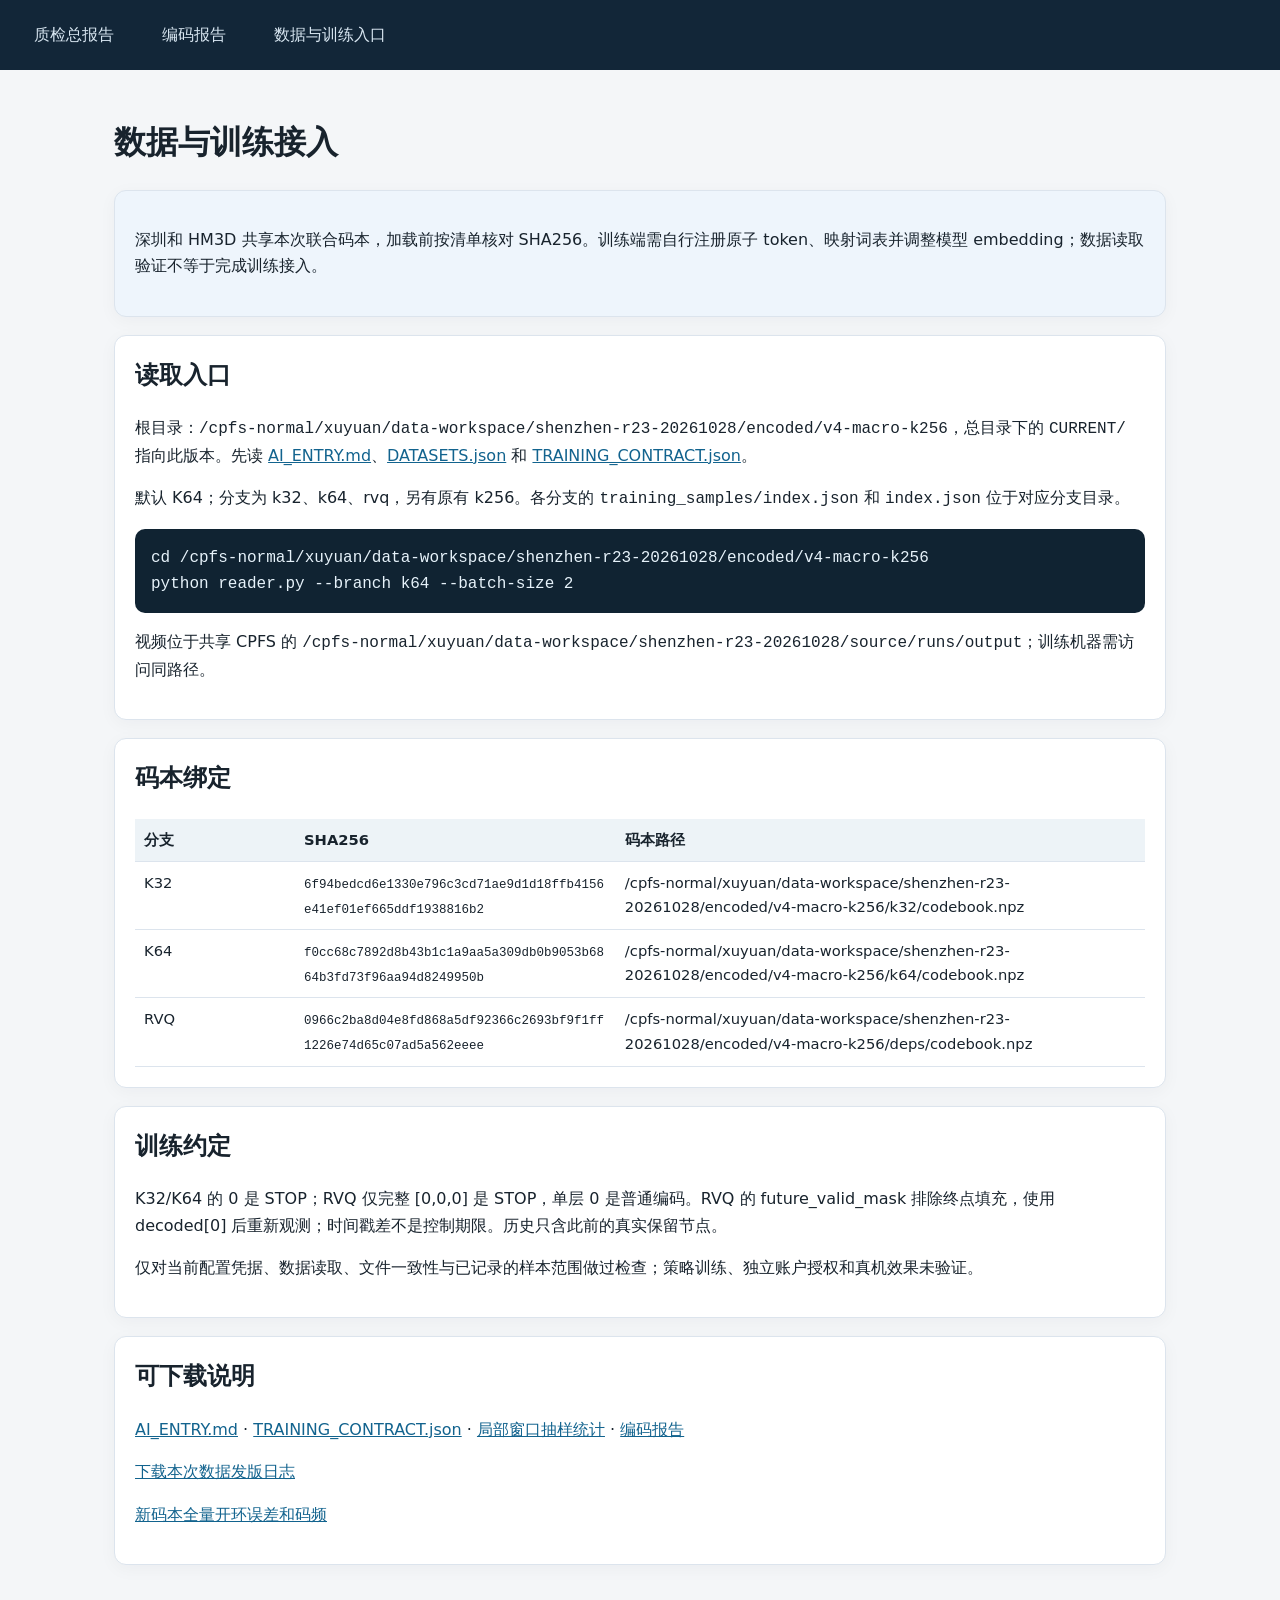
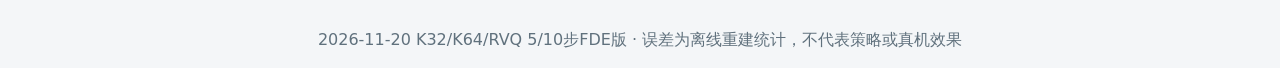
<file: training.html>
<!DOCTYPE html>

<html lang="zh-CN"><head><meta charset="utf-8"/><meta content="width=device-width,initial-scale=1" name="viewport"/><title>数据与训练接入 · 深圳 R23</title><link href="assets/style.css" rel="stylesheet"/><style>body{margin:0}main{max-width:1100px;margin:auto;padding:24px}.panel{padding:20px;border:1px solid #dce4ed;border-radius:12px;margin:18px 0}.note{background:#eef5fc}.wrap{overflow-x:auto}table{width:100%;border-collapse:collapse}td,th{padding:9px;text-align:left;border-bottom:1px solid #dce4ed}code{overflow-wrap:anywhere}pre{white-space:pre-wrap;overflow-wrap:anywhere}.hash{font-family:monospace;font-size:.85em;overflow-wrap:anywhere}.bars{display:grid;grid-template-columns:repeat(auto-fit,minmax(230px,1fr));gap:8px}.bar{display:flex;gap:8px;align-items:center}.bar i{height:10px;background:#467fa6;display:inline-block}nav{padding:14px 20px;display:flex;gap:20px;flex-wrap:wrap}footer{padding:20px}details{margin:12px 0}a{color:#12638e}</style></head><body><nav><a href="index.html">质检总报告</a><a href="tokenizer.html">编码报告</a><a href="training.html">数据与训练入口</a></nav><main><h1>数据与训练接入</h1><section class="panel note"><p>深圳和 HM3D 共享本次联合码本，加载前按清单核对 SHA256。训练端需自行注册原子 token、映射词表并调整模型 embedding；数据读取验证不等于完成训练接入。</p></section><section class="panel" id="k64-training"><h2>读取入口</h2><p>根目录：<code>/cpfs-normal/xuyuan/data-workspace/shenzhen-r23-20261028/encoded/v4-macro-k256</code>，总目录下的 <code>CURRENT/</code> 指向此版本。先读 <a href="report_data/AI_ENTRY.md">AI_ENTRY.md</a>、<a href="report_data/DATASETS.json">DATASETS.json</a> 和 <a href="report_data/TRAINING_CONTRACT.json">TRAINING_CONTRACT.json</a>。</p><p>默认 K64；分支为 k32、k64、rvq，另有原有 k256。各分支的 <code>training_samples/index.json</code> 和 <code>index.json</code> 位于对应分支目录。</p><pre>cd /cpfs-normal/xuyuan/data-workspace/shenzhen-r23-20261028/encoded/v4-macro-k256
python reader.py --branch k64 --batch-size 2</pre><p>视频位于共享 CPFS 的 <code>/cpfs-normal/xuyuan/data-workspace/shenzhen-r23-20261028/source/runs/output</code>；训练机器需访问同路径。</p></section><section class="panel"><h2>码本绑定</h2><div class="wrap"><table><thead><tr><th>分支</th><th>SHA256</th><th>码本路径</th></tr></thead><tbody><tr><td>K32</td><td><code class="hash">6f94bedcd6e1330e796c3cd71ae9d1d18ffb4156e41ef01ef665ddf1938816b2</code></td><td>/cpfs-normal/xuyuan/data-workspace/shenzhen-r23-20261028/encoded/v4-macro-k256/k32/codebook.npz</td></tr><tr><td>K64</td><td><code class="hash">f0cc68c7892d8b43b1c1a9aa5a309db0b9053b6864b3fd73f96aa94d8249950b</code></td><td>/cpfs-normal/xuyuan/data-workspace/shenzhen-r23-20261028/encoded/v4-macro-k256/k64/codebook.npz</td></tr><tr><td>RVQ</td><td><code class="hash">0966c2ba8d04e8fd868a5df92366c2693bf9f1ff1226e74d65c07ad5a562eeee</code></td><td>/cpfs-normal/xuyuan/data-workspace/shenzhen-r23-20261028/encoded/v4-macro-k256/deps/codebook.npz</td></tr></tbody></table></div></section><section class="panel"><h2>训练约定</h2><p>K32/K64 的 0 是 STOP；RVQ 仅完整 [0,0,0] 是 STOP，单层 0 是普通编码。RVQ 的 future_valid_mask 排除终点填充，使用 decoded[0] 后重新观测；时间戳差不是控制期限。历史只含此前的真实保留节点。</p><p>仅对当前配置凭据、数据读取、文件一致性与已记录的样本范围做过检查；策略训练、独立账户授权和真机效果未验证。</p></section><section class="panel"><h2>可下载说明</h2><p><a href="report_data/AI_ENTRY.md">AI_ENTRY.md</a> · <a href="report_data/TRAINING_CONTRACT.json">TRAINING_CONTRACT.json</a> · <a href="report_data/JOINT_WINDOW_SAMPLE.json">局部窗口抽样统计</a> · <a href="tokenizer.html">编码报告</a></p><p><a href="report_data/RELEASE_LOG_JOINT.md">下载本次数据发版日志</a></p><p><a href="report_data/JOINT_FULL_METRICS.json">新码本全量开环误差和码频</a></p></section></main><footer>2026-11-20 K32/K64/RVQ 5/10步FDE版 · 误差为离线重建统计，不代表策略或真机效果</footer></body></html>
</file>
<file: assets/style.css>
*{box-sizing:border-box}body{overflow-wrap:anywhere;margin:0;background:#f4f6f8;color:#18232d;font:16px/1.65 system-ui,-apple-system,"Noto Sans CJK SC",sans-serif}main{max-width:1280px;margin:auto;padding:24px}nav{display:flex;gap:8px;padding:10px max(20px,calc((100vw - 1280px)/2));background:#122638;position:sticky;top:0;z-index:4;overflow:auto}nav a{color:#d8e6f1;text-decoration:none;padding:8px 14px;border-radius:8px;white-space:nowrap}nav a.active,nav a:hover{background:#2674a5;color:white}.hero{padding:34px 0 24px}.eyebrow{color:#27749e;font-weight:700;letter-spacing:.08em}.hero h1{font-size:clamp(2rem,5vw,3.4rem);line-height:1.15;margin:.2em 0}.hero p{color:#536471}.lead{font-size:1.15rem}section{margin:28px 0;padding:24px;background:white;border-radius:16px;box-shadow:0 4px 18px #1226380a}h2{margin-top:0}h3{margin:1.5em 0 .5em}.cards{display:grid;grid-template-columns:repeat(auto-fit,minmax(190px,1fr));gap:14px;margin:18px 0}.card,.chart-card{background:#fff;border:1px solid #dbe3e9;border-radius:12px;padding:16px}.stat-value{font-size:1.65rem;font-weight:750;color:#145c86;overflow-wrap:anywhere}.stat-label{font-weight:650}.stat small{display:block;color:#62717d;margin-top:6px}.table-scroll{overflow:auto;margin:14px 0}table{border-collapse:collapse;width:100%;min-width:640px;font-size:.92rem}th{min-width:95px;white-space:nowrap}th:first-child,td:first-child{min-width:160px}td{min-width:115px;overflow-wrap:normal;word-break:normal}th,td{text-align:left;padding:9px 11px;border-bottom:1px solid #e3e8ec;vertical-align:top}th{background:#edf3f7;position:sticky;top:0}td code,.copy-path{font-size:.85em;overflow-wrap:anywhere}.copy-path{display:inline-block;cursor:pointer;background:#eef3f6;padding:8px;border-radius:6px;user-select:all}.chart-grid{display:grid;grid-template-columns:repeat(2,minmax(0,1fr));gap:16px}.chart-card summary{font-size:1.15rem;font-weight:700;cursor:pointer}.chart-card summary span{color:#687985;font-size:.86rem;font-weight:400}.bar-row{display:grid;grid-template-columns:minmax(90px,1fr) 3fr 65px 50px;gap:8px;align-items:center;margin:7px 0;font-size:.84rem}.bar-label{overflow-wrap:anywhere}.bar-track{height:14px;background:#edf1f4;border-radius:12px;overflow:hidden}.bar-track i{display:block;height:100%;background:#3286b4;border-radius:12px}.metric-meta{font-size:.85rem;color:#566772;border-top:1px solid #e6ebef;padding-top:8px;margin-top:10px}.map-card img,.sample-grid img,.chart-card img,figure img{width:100%;height:auto;border-radius:8px}.sample-list{display:grid;gap:16px}.sample-grid{display:grid;grid-template-columns:1.3fr 1fr;gap:16px}.sample-grid video{width:100%;background:#111;border-radius:8px}.video-tools{display:flex;gap:10px;margin:8px 0 16px}button,select,.button{border:0;border-radius:8px;padding:9px 13px;background:#1e6d99;color:white;text-decoration:none;cursor:pointer}.button{display:inline-block}.commands pre,.prompt,pre{white-space:pre-wrap;overflow-wrap:anywhere;background:#102332;color:#e6f2fa;padding:16px;border-radius:10px}.chart-grid figure{margin:0}.chart-grid img{max-width:100%}details{margin:14px 0}footer{color:#60717d;padding:30px 0;text-align:center}.map-card{min-width:0}.sample-grid>*{min-width:0}.cards>*{min-width:0}main,section{min-width:0}.entry-path+.cards,.entry-path+section>.cards{grid-template-columns:repeat(3,minmax(0,1fr))}.map-card img{max-height:420px;object-fit:contain;background:#f5f6f6}.sample-grid small{display:block;color:#5b6d79}a{color:#16668e}@media(max-width:760px){.entry-path+section>.cards{grid-template-columns:1fr}main{padding:14px}.chart-grid{grid-template-columns:1fr}.sample-grid{grid-template-columns:1fr}section{padding:16px}.bar-row{grid-template-columns:80px 1fr 42px 40px;font-size:.75rem}nav{padding:8px}.hero{padding-top:22px}}
</file>
